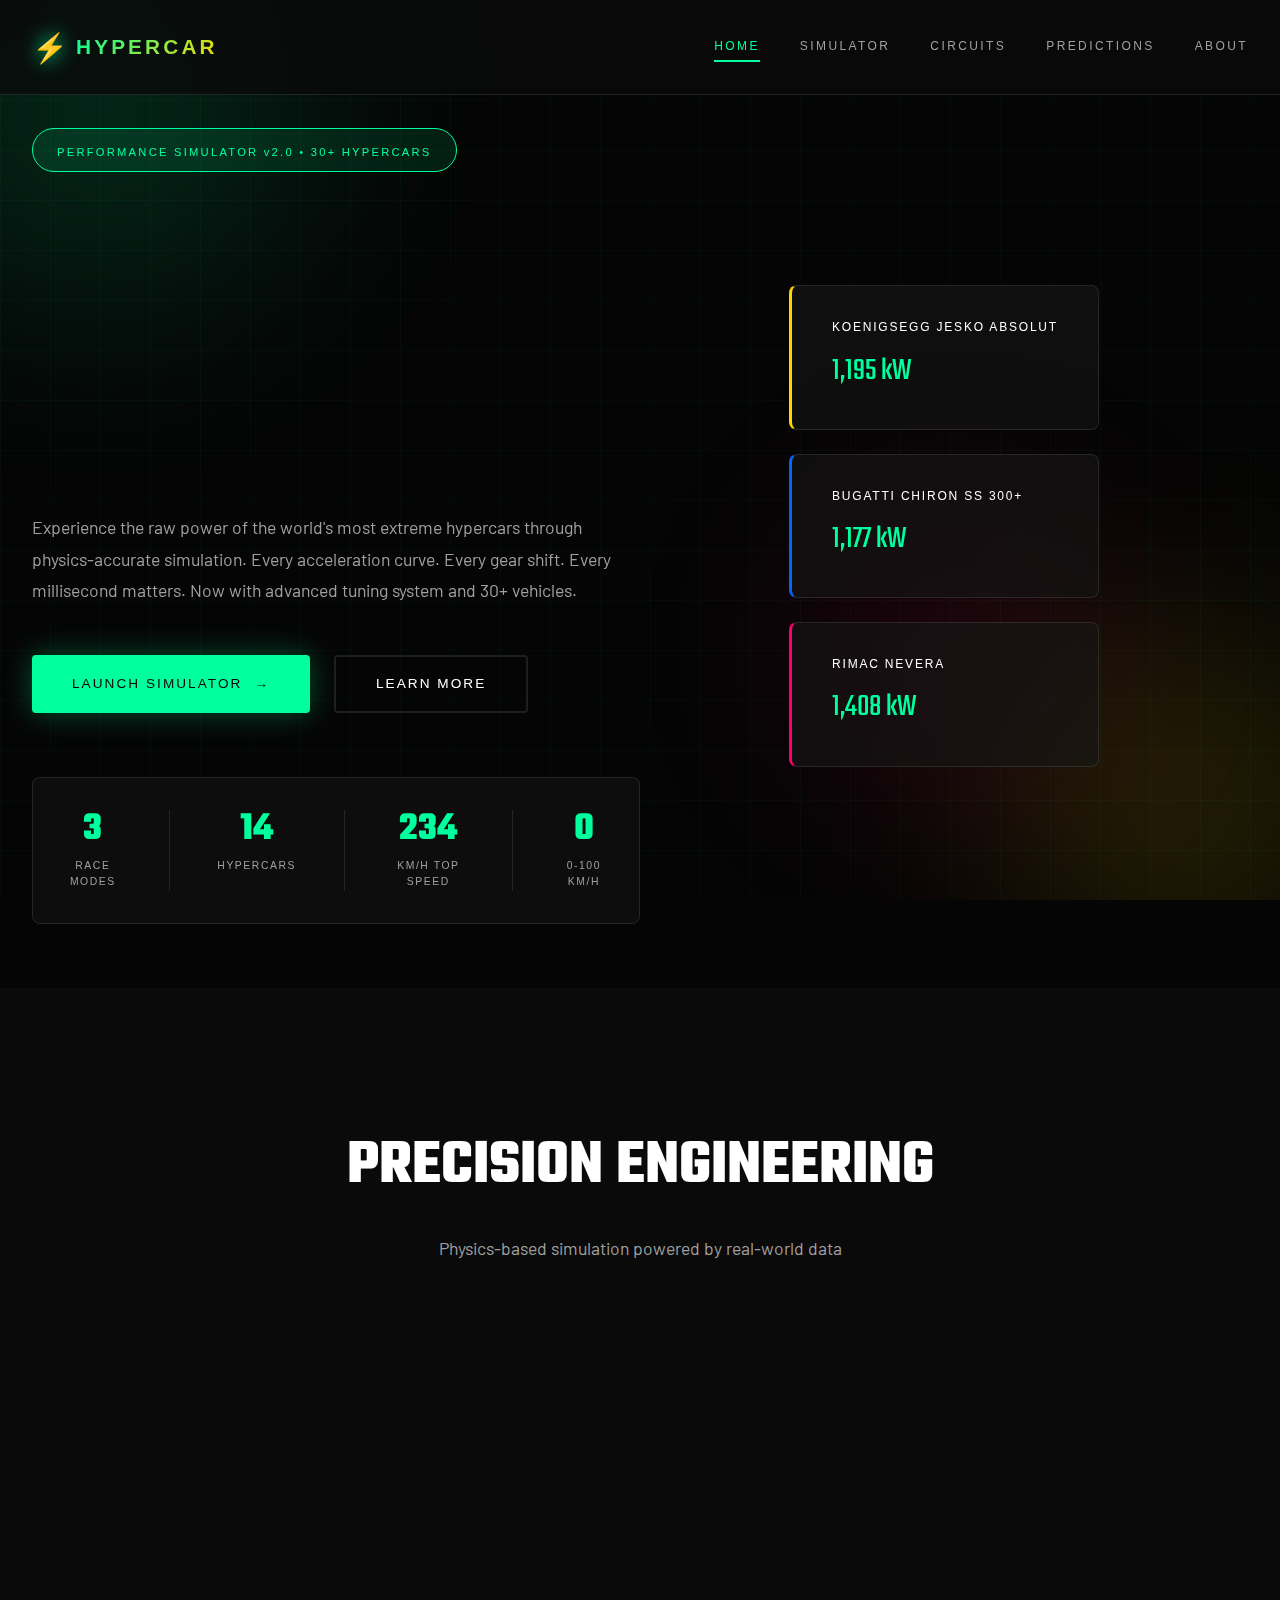
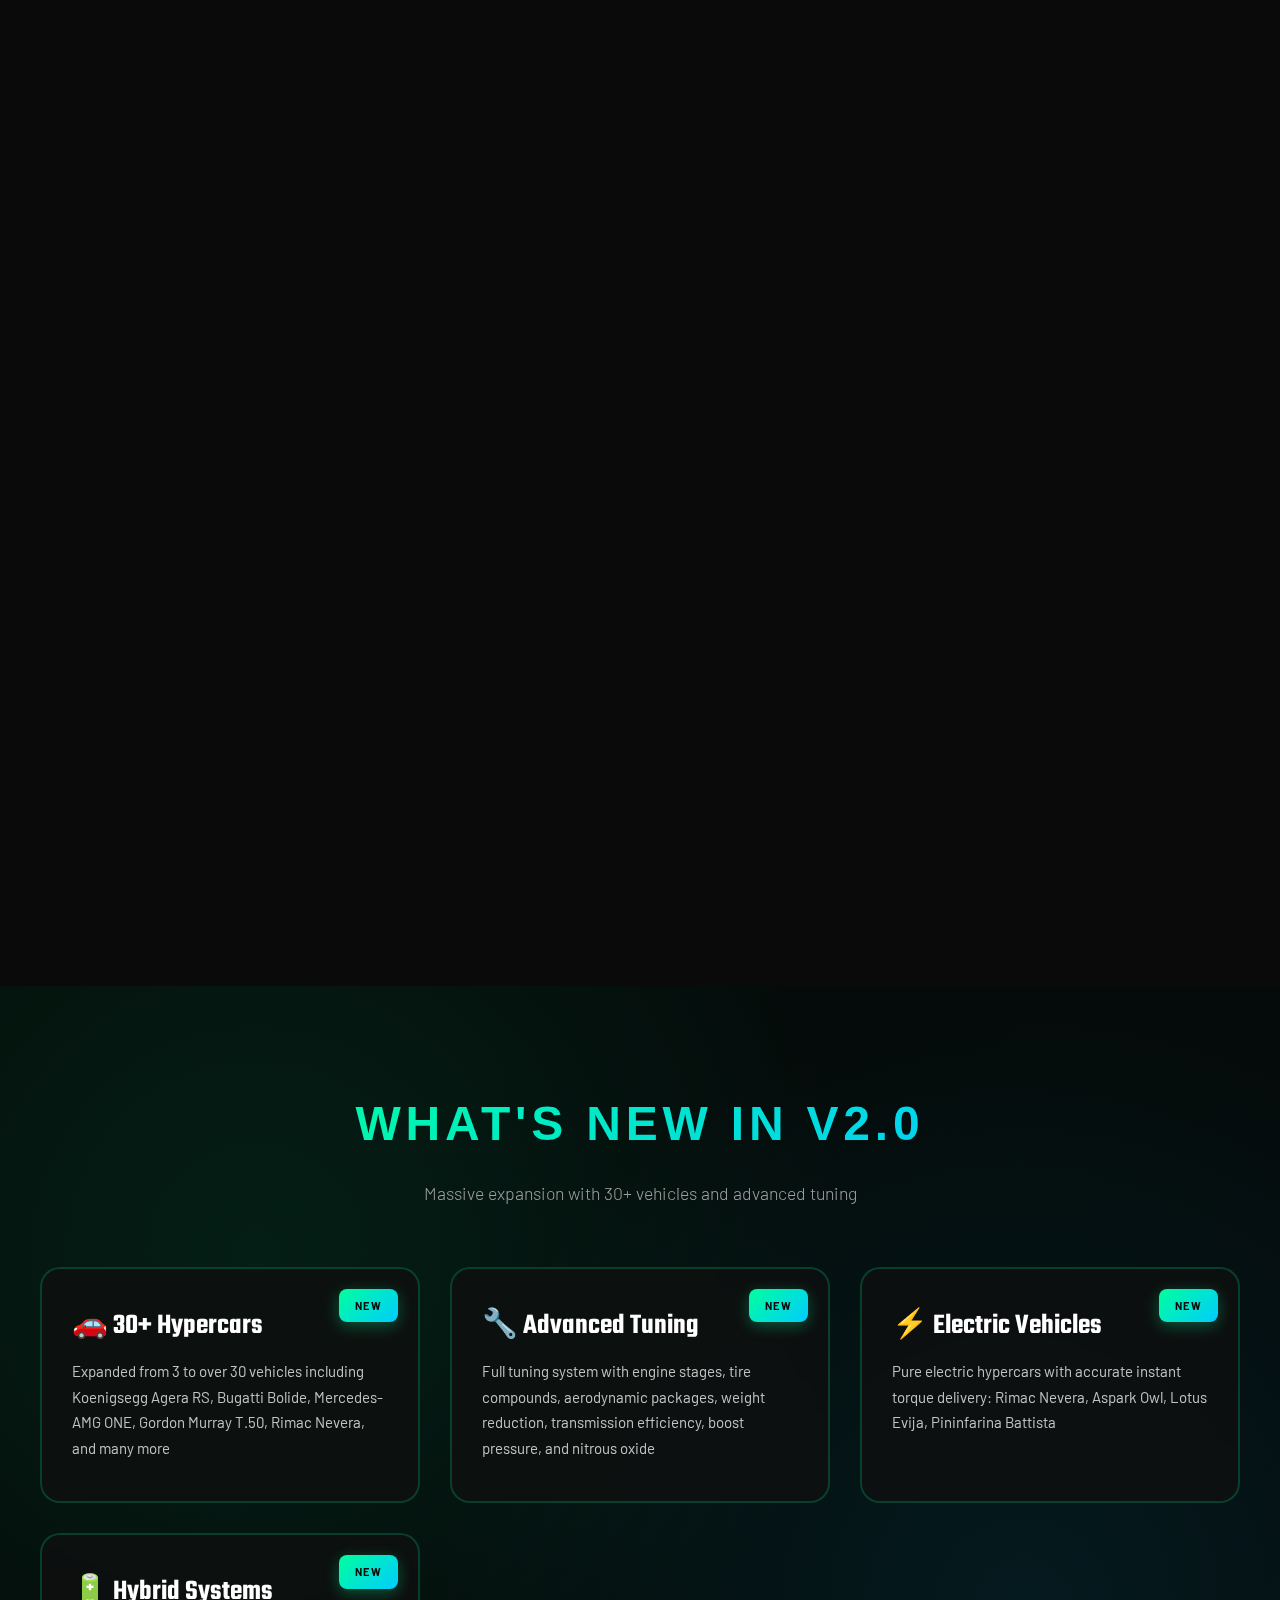
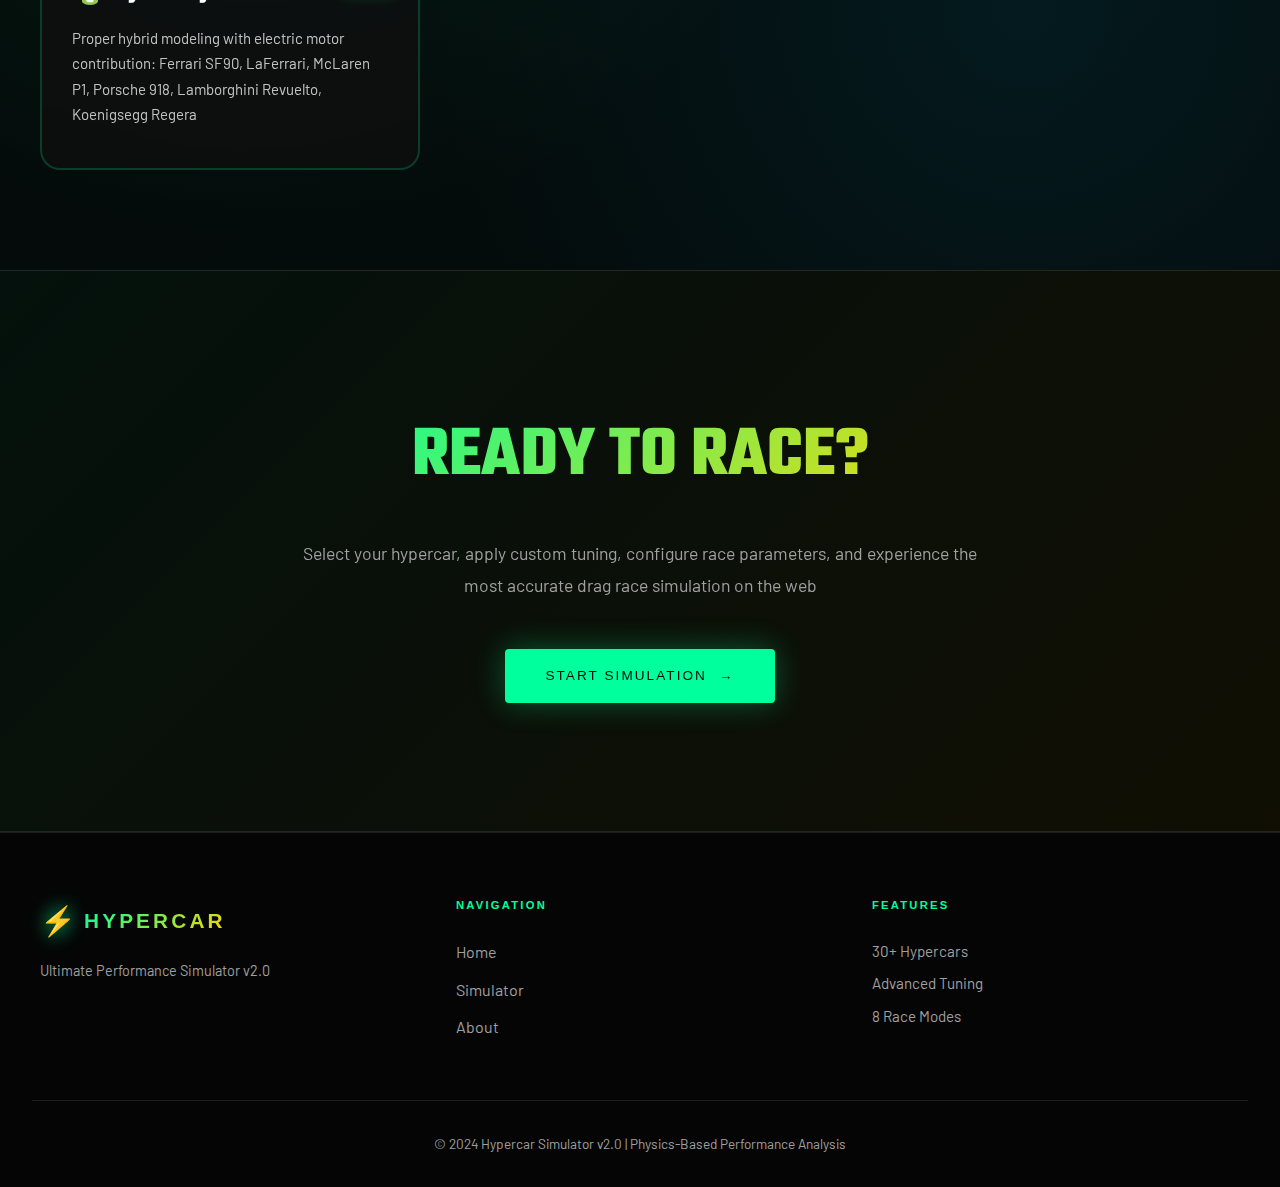
<file: frontend/index.html>
<!DOCTYPE html>
<html lang="en">

<head>
    <meta charset="UTF-8">
    <meta name="viewport" content="width=device-width, initial-scale=1.0">
    <title>Redirecting to Hypercar...</title>
    <script>
        // Redirect to home.html as the default landing page
        window.location.href = 'home.html';
    </script>
</head>

<body>
    <p>Redirecting to Hypercar homepage...</p>
</body>

</html>
</file>
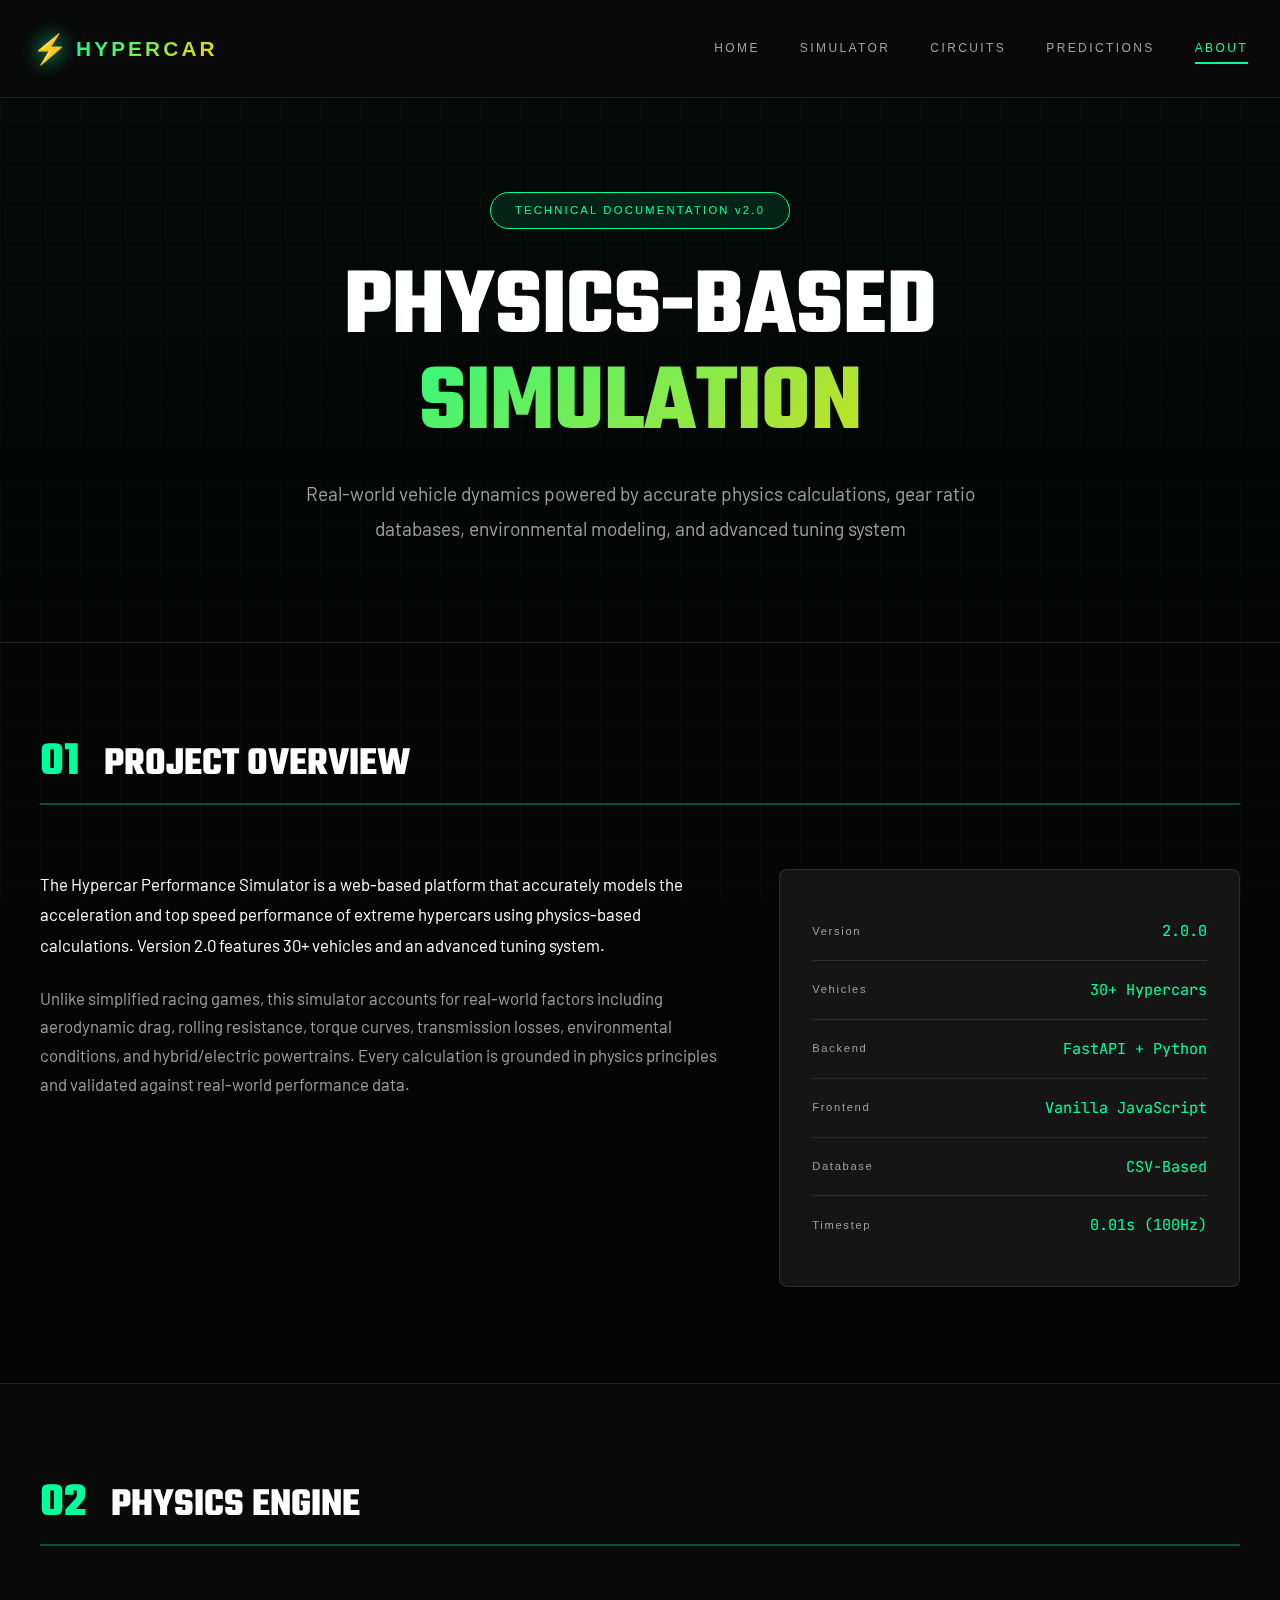
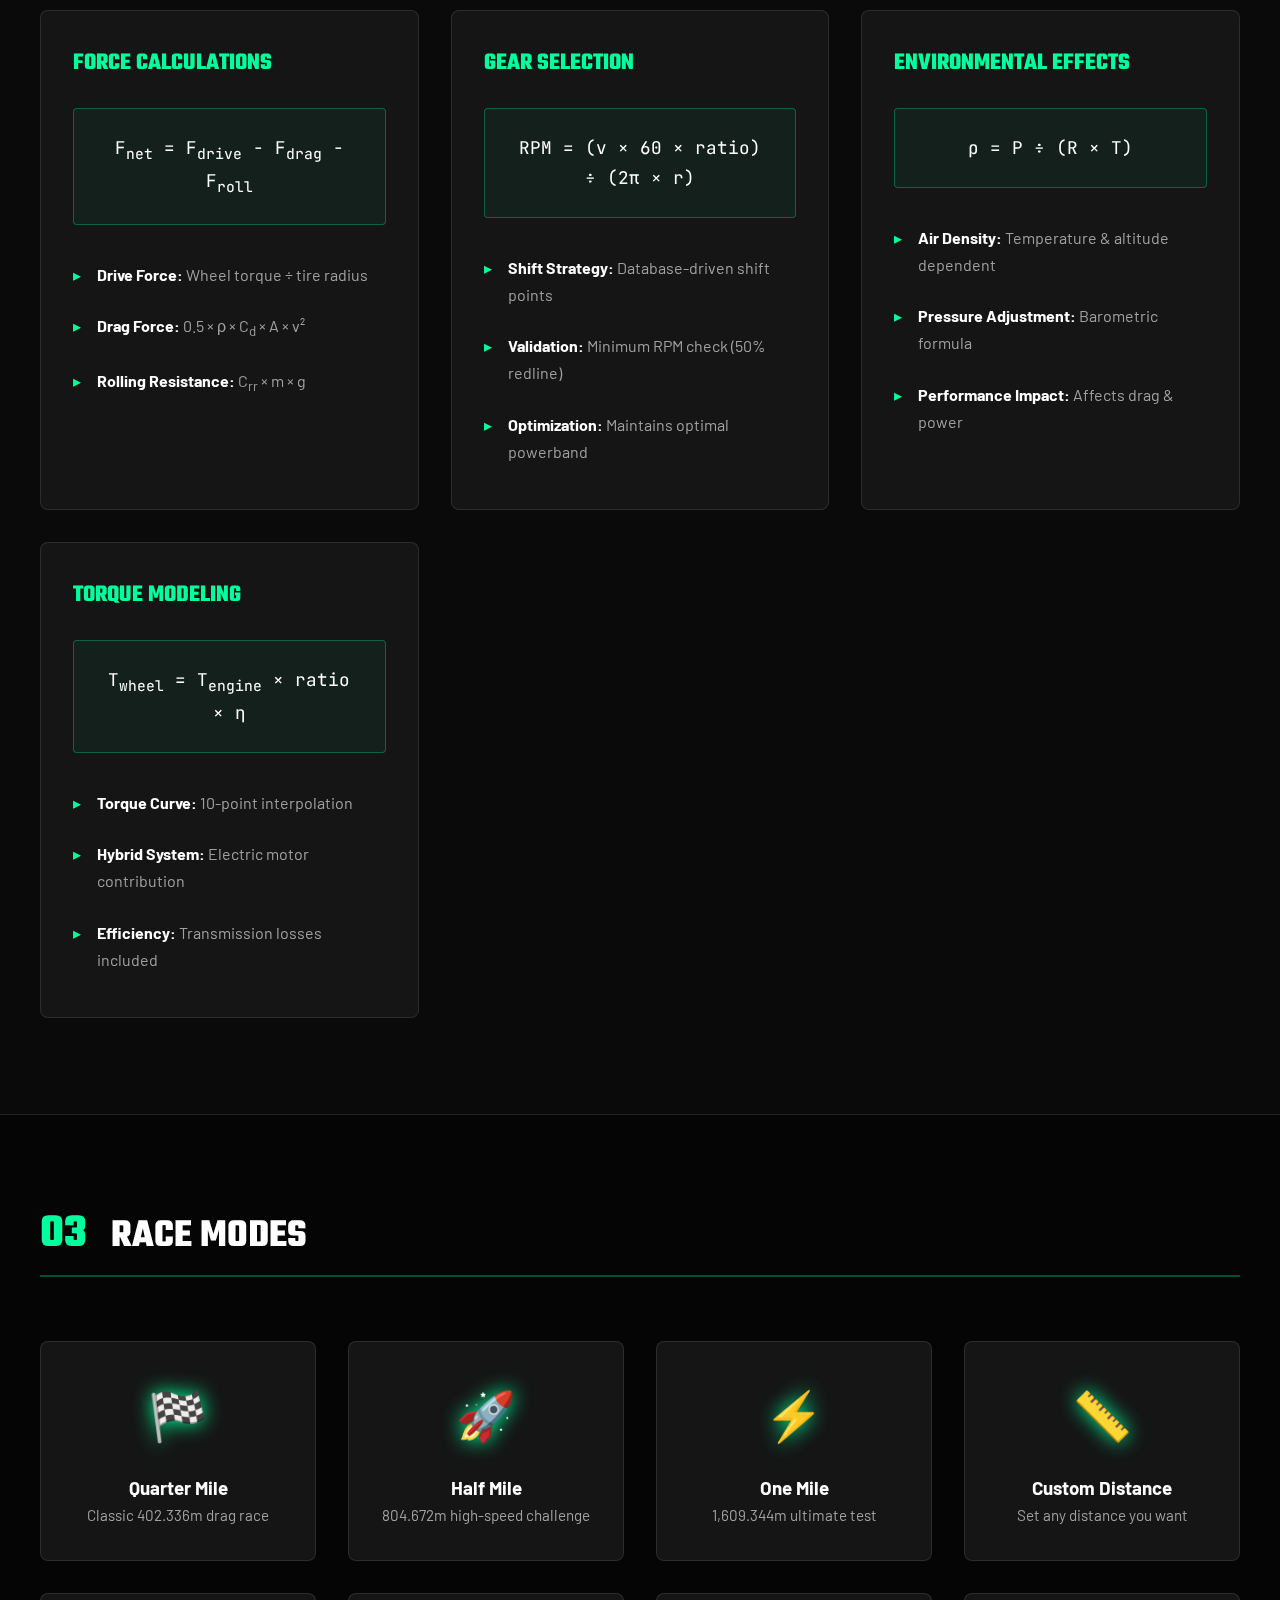
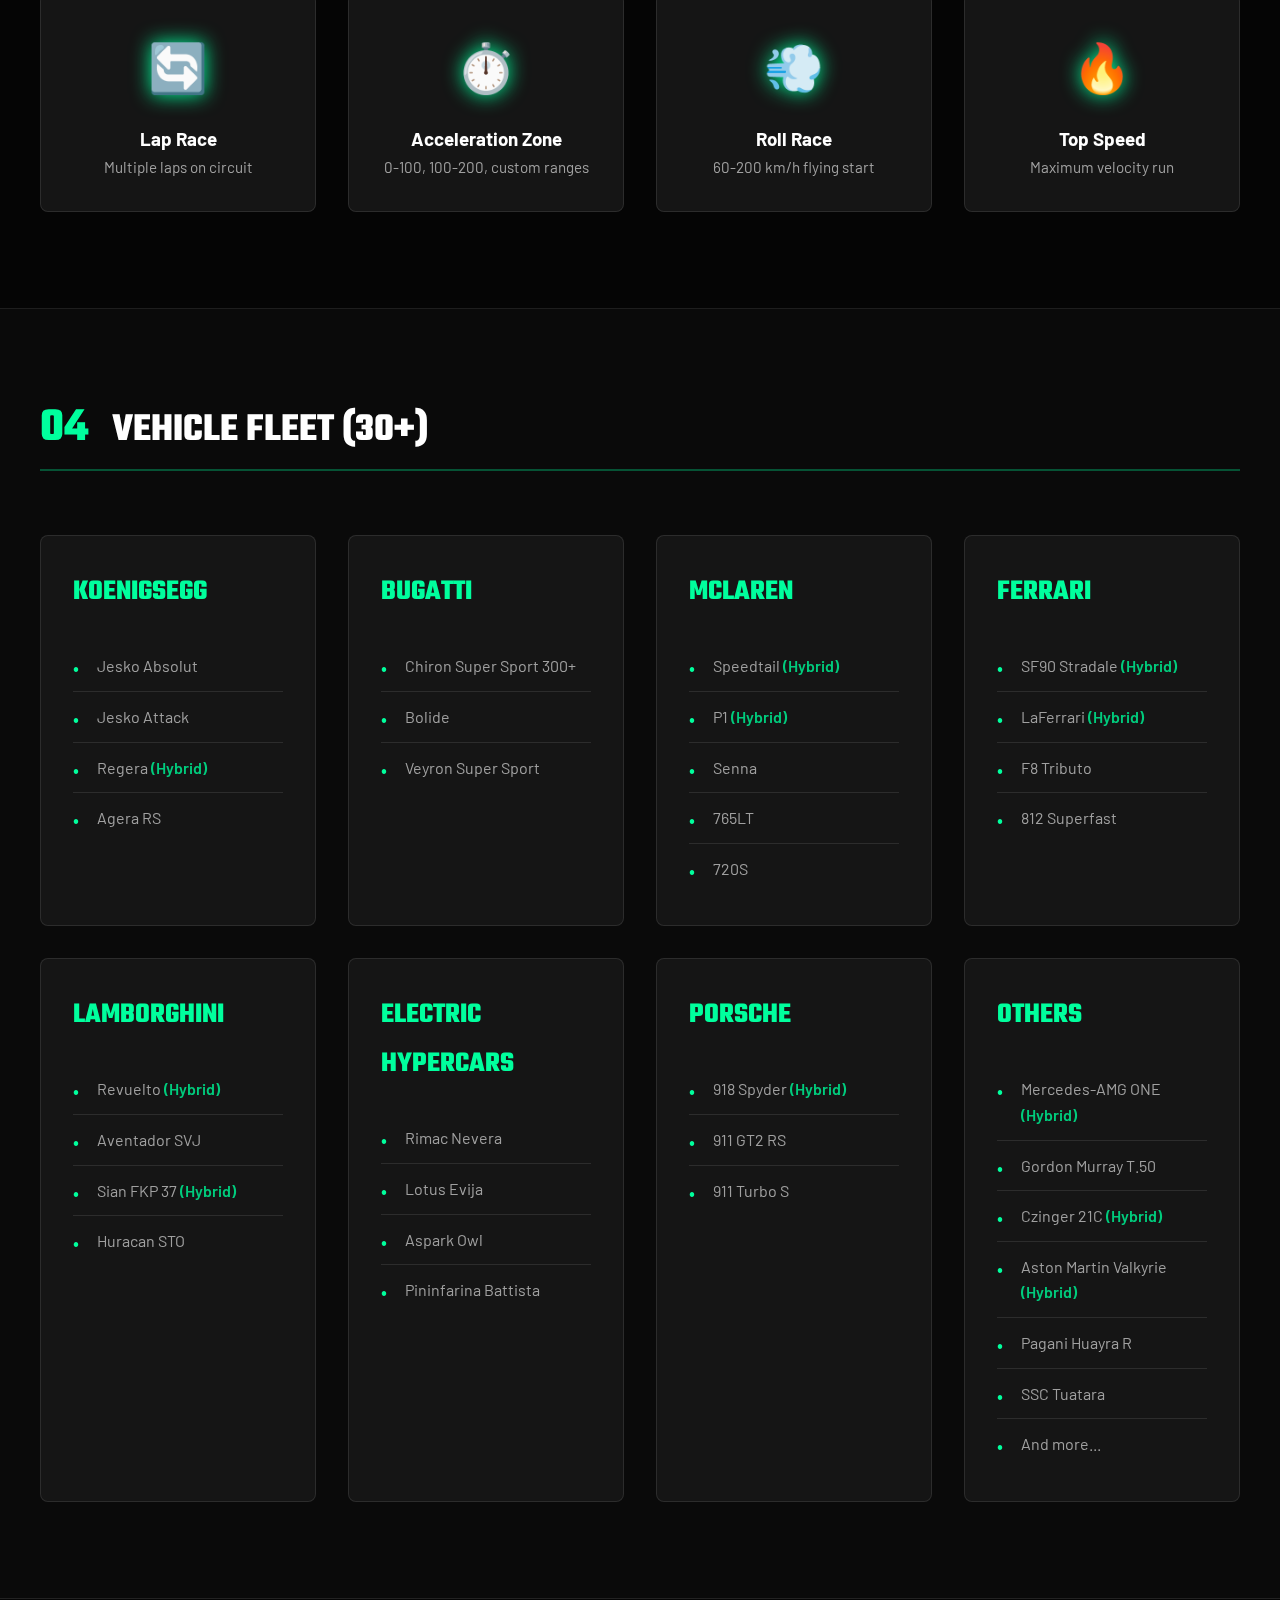
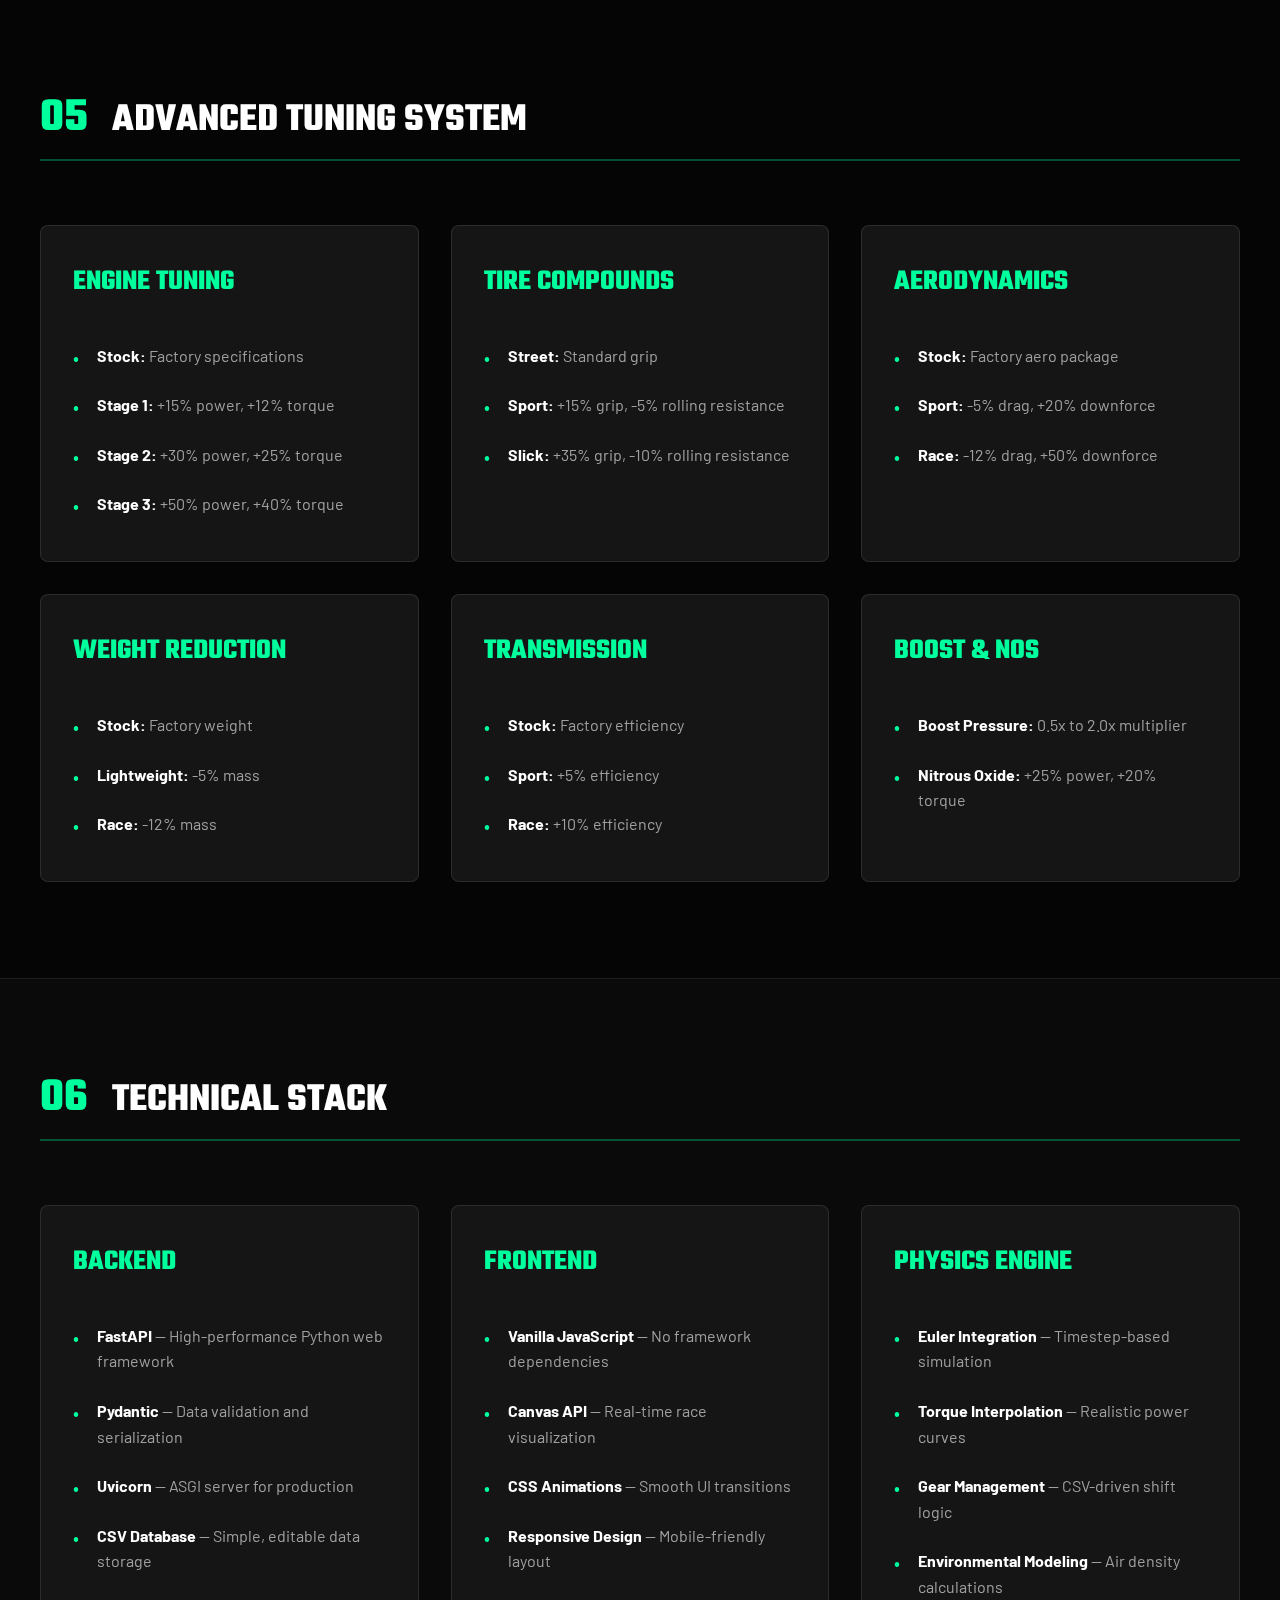
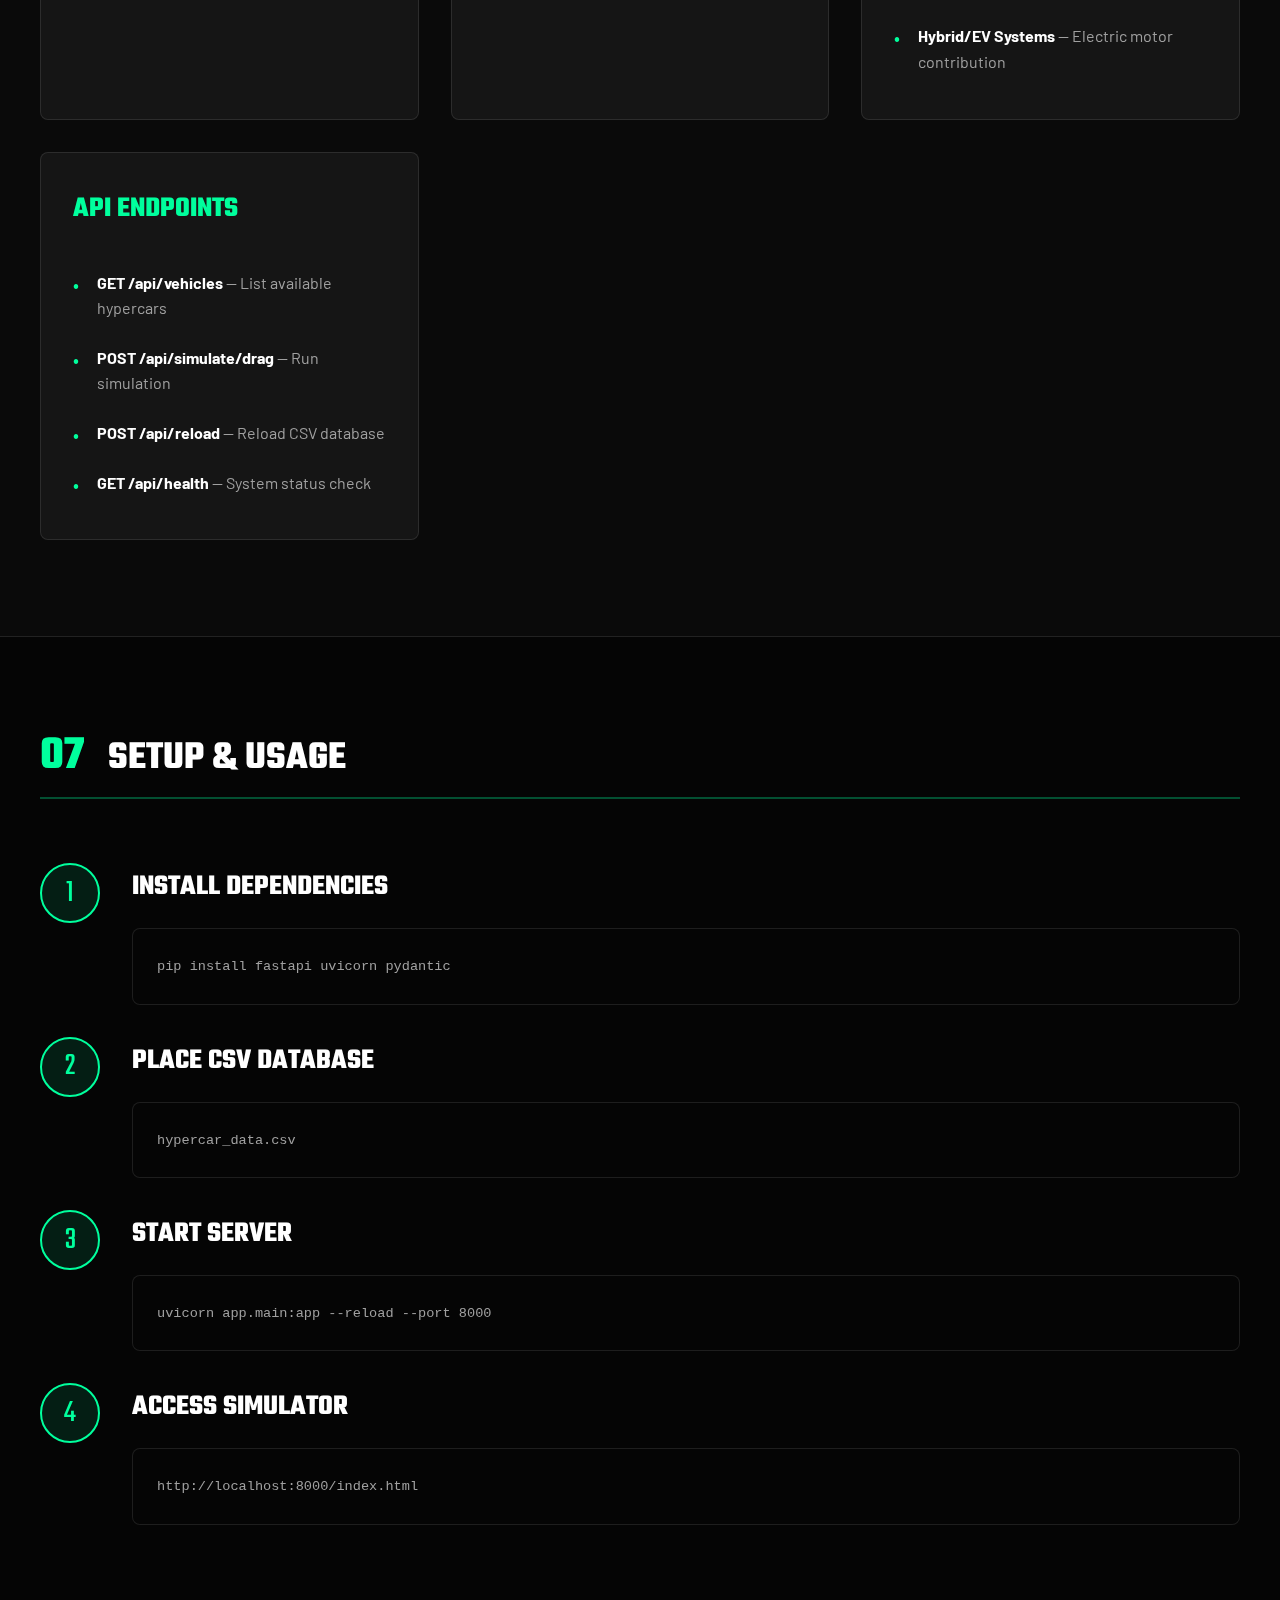
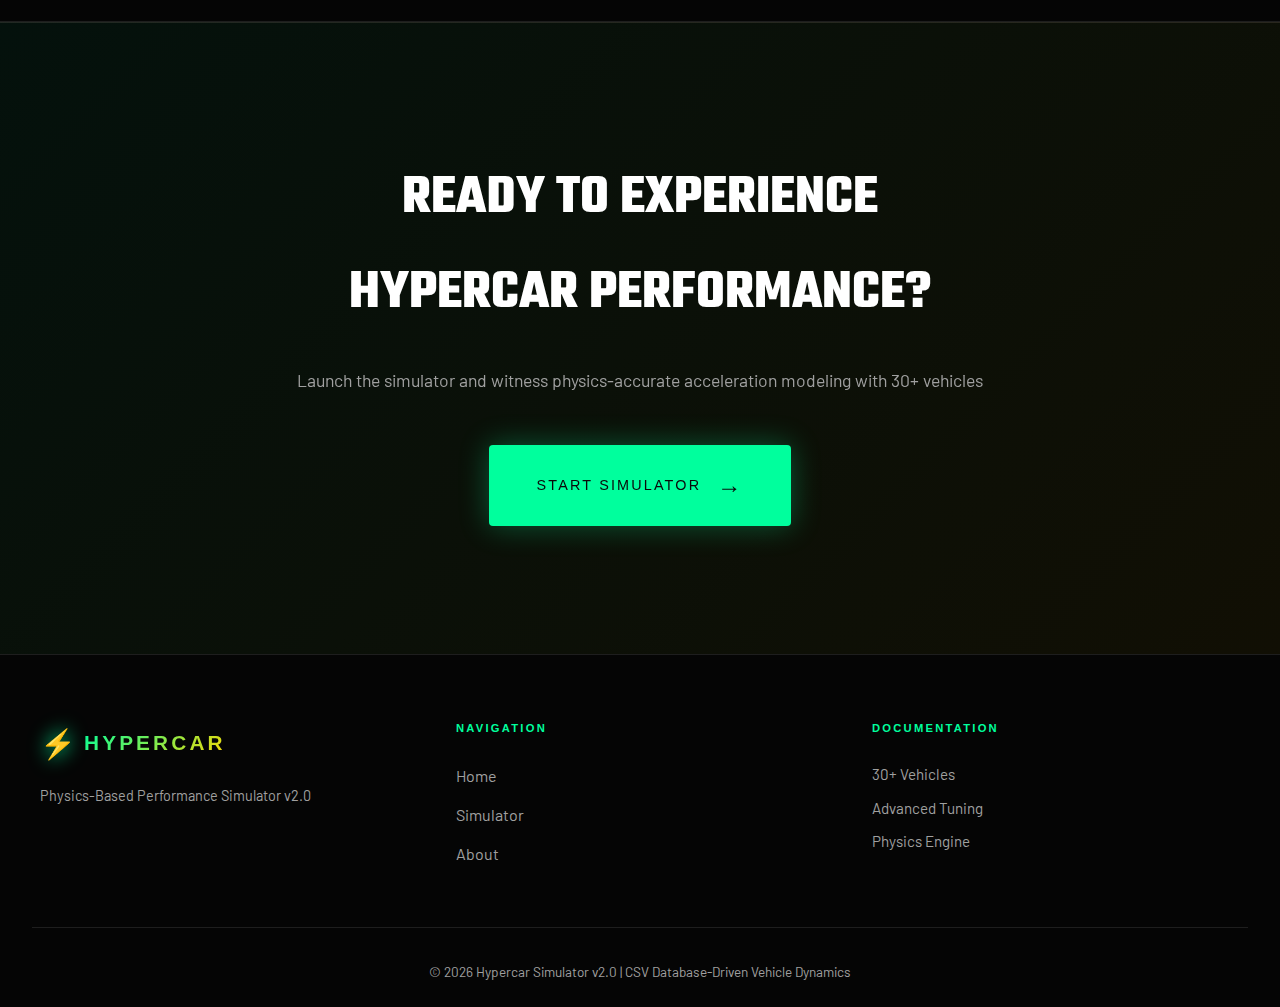
<file: frontend/about.html>
<!DOCTYPE html>
<html lang="en">

<head>
    <meta charset="UTF-8">
    <meta name="viewport" content="width=device-width, initial-scale=1.0">
    <title>About - HYPERCAR Performance Simulator</title>
    <link rel="stylesheet" href="about-style.css">
    <link rel="preconnect" href="https://fonts.googleapis.com">
    <link rel="preconnect" href="https://fonts.gstatic.com" crossorigin>
    <link
        href="https://fonts.googleapis.com/css2?family=Teko:wght@300;400;500;600;700&family=Syncopate:wght@400;700&family=Barlow:wght@100;300;400;600&family=JetBrains+Mono:wght@400;600&display=swap"
        rel="stylesheet">
    <script src="config.js"></script>
</head>

<body>
    <!-- Navigation -->
    <nav class="main-nav">
        <div class="nav-container">
            <div class="logo">
                <span class="logo-icon">⚡</span>
                <span class="logo-text">HYPERCAR</span>
            </div>
            <div class="nav-links">
                <a href="home.html" class="nav-link">HOME</a>
                <a href="simulator.html" class="nav-link">SIMULATOR</a>
                <a href="circuits.html" class="nav-link">CIRCUITS</a>
                <a href="predictions.html" class="nav-link">PREDICTIONS</a>
                <a href="about.html" class="nav-link active">ABOUT</a>
            </div>
        </div>
    </nav>

    <!-- Background -->
    <div class="page-background">
        <div class="grid-overlay"></div>
    </div>

    <!-- Hero Section -->
    <section class="about-hero">
        <div class="hero-container">
            <div class="hero-badge">TECHNICAL DOCUMENTATION v2.0</div>
            <h1 class="hero-title">
                <span class="title-line">PHYSICS-BASED</span>
                <span class="title-line gradient-text">SIMULATION</span>
            </h1>
            <p class="hero-subtitle">
                Real-world vehicle dynamics powered by accurate physics calculations,
                gear ratio databases, environmental modeling, and advanced tuning system
            </p>
        </div>
    </section>

    <!-- Main Content -->
    <main class="content-wrapper">

        <!-- Overview Section -->
        <section class="content-section">
            <div class="section-container">
                <h2 class="section-heading">
                    <span class="heading-number">01</span>
                    <span class="heading-text">Project Overview</span>
                </h2>

                <div class="content-grid">
                    <div class="text-block">
                        <p class="lead-text">
                            The Hypercar Performance Simulator is a web-based platform that accurately
                            models the acceleration and top speed performance of extreme hypercars using
                            physics-based calculations. Version 2.0 features 30+ vehicles and an advanced tuning system.
                        </p>
                        <p>
                            Unlike simplified racing games, this simulator accounts for real-world factors
                            including aerodynamic drag, rolling resistance, torque curves, transmission
                            losses, environmental conditions, and hybrid/electric powertrains. Every calculation is
                            grounded in physics
                            principles and validated against real-world performance data.
                        </p>
                    </div>

                    <div class="spec-list">
                        <div class="spec-item">
                            <div class="spec-label">Version</div>
                            <div class="spec-value">2.0.0</div>
                        </div>
                        <div class="spec-item">
                            <div class="spec-label">Vehicles</div>
                            <div class="spec-value">30+ Hypercars</div>
                        </div>
                        <div class="spec-item">
                            <div class="spec-label">Backend</div>
                            <div class="spec-value">FastAPI + Python</div>
                        </div>
                        <div class="spec-item">
                            <div class="spec-label">Frontend</div>
                            <div class="spec-value">Vanilla JavaScript</div>
                        </div>
                        <div class="spec-item">
                            <div class="spec-label">Database</div>
                            <div class="spec-value">CSV-Based</div>
                        </div>
                        <div class="spec-item">
                            <div class="spec-label">Timestep</div>
                            <div class="spec-value">0.01s (100Hz)</div>
                        </div>
                    </div>
                </div>
            </div>
        </section>

        <!-- Physics Engine Section -->
        <section class="content-section dark-section">
            <div class="section-container">
                <h2 class="section-heading">
                    <span class="heading-number">02</span>
                    <span class="heading-text">Physics Engine</span>
                </h2>

                <div class="physics-grid">
                    <div class="physics-card">
                        <h3 class="physics-title">Force Calculations</h3>
                        <div class="formula-block">
                            <div class="formula">F<sub>net</sub> = F<sub>drive</sub> - F<sub>drag</sub> -
                                F<sub>roll</sub></div>
                        </div>
                        <ul class="physics-list">
                            <li><strong>Drive Force:</strong> Wheel torque ÷ tire radius</li>
                            <li><strong>Drag Force:</strong> 0.5 × ρ × C<sub>d</sub> × A × v²</li>
                            <li><strong>Rolling Resistance:</strong> C<sub>rr</sub> × m × g</li>
                        </ul>
                    </div>

                    <div class="physics-card">
                        <h3 class="physics-title">Gear Selection</h3>
                        <div class="formula-block">
                            <div class="formula">RPM = (v × 60 × ratio) ÷ (2π × r)</div>
                        </div>
                        <ul class="physics-list">
                            <li><strong>Shift Strategy:</strong> Database-driven shift points</li>
                            <li><strong>Validation:</strong> Minimum RPM check (50% redline)</li>
                            <li><strong>Optimization:</strong> Maintains optimal powerband</li>
                        </ul>
                    </div>

                    <div class="physics-card">
                        <h3 class="physics-title">Environmental Effects</h3>
                        <div class="formula-block">
                            <div class="formula">ρ = P ÷ (R × T)</div>
                        </div>
                        <ul class="physics-list">
                            <li><strong>Air Density:</strong> Temperature & altitude dependent</li>
                            <li><strong>Pressure Adjustment:</strong> Barometric formula</li>
                            <li><strong>Performance Impact:</strong> Affects drag & power</li>
                        </ul>
                    </div>

                    <div class="physics-card">
                        <h3 class="physics-title">Torque Modeling</h3>
                        <div class="formula-block">
                            <div class="formula">T<sub>wheel</sub> = T<sub>engine</sub> × ratio × η</div>
                        </div>
                        <ul class="physics-list">
                            <li><strong>Torque Curve:</strong> 10-point interpolation</li>
                            <li><strong>Hybrid System:</strong> Electric motor contribution</li>
                            <li><strong>Efficiency:</strong> Transmission losses included</li>
                        </ul>
                    </div>
                </div>
            </div>
        </section>

        <!-- Race Modes Section -->
        <section class="content-section">
            <div class="section-container">
                <h2 class="section-heading">
                    <span class="heading-number">03</span>
                    <span class="heading-text">Race Modes</span>
                </h2>

                <div class="modes-grid">
                    <div class="mode-card">
                        <div class="mode-icon">🏁</div>
                        <h3 class="mode-title">Quarter Mile</h3>
                        <p class="mode-description">Classic 402.336m drag race</p>
                    </div>

                    <div class="mode-card">
                        <div class="mode-icon">🚀</div>
                        <h3 class="mode-title">Half Mile</h3>
                        <p class="mode-description">804.672m high-speed challenge</p>
                    </div>

                    <div class="mode-card">
                        <div class="mode-icon">⚡</div>
                        <h3 class="mode-title">One Mile</h3>
                        <p class="mode-description">1,609.344m ultimate test</p>
                    </div>

                    <div class="mode-card">
                        <div class="mode-icon">📏</div>
                        <h3 class="mode-title">Custom Distance</h3>
                        <p class="mode-description">Set any distance you want</p>
                    </div>

                    <div class="mode-card">
                        <div class="mode-icon">🔄</div>
                        <h3 class="mode-title">Lap Race</h3>
                        <p class="mode-description">Multiple laps on circuit</p>
                    </div>

                    <div class="mode-card">
                        <div class="mode-icon">⏱️</div>
                        <h3 class="mode-title">Acceleration Zone</h3>
                        <p class="mode-description">0-100, 100-200, custom ranges</p>
                    </div>

                    <div class="mode-card">
                        <div class="mode-icon">💨</div>
                        <h3 class="mode-title">Roll Race</h3>
                        <p class="mode-description">60-200 km/h flying start</p>
                    </div>

                    <div class="mode-card">
                        <div class="mode-icon">🔥</div>
                        <h3 class="mode-title">Top Speed</h3>
                        <p class="mode-description">Maximum velocity run</p>
                    </div>
                </div>
            </div>
        </section>

        <!-- Vehicle Fleet Section -->
        <section class="content-section dark-section">
            <div class="section-container">
                <h2 class="section-heading">
                    <span class="heading-number">04</span>
                    <span class="heading-text">Vehicle Fleet (30+)</span>
                </h2>

                <div class="fleet-grid">
                    <div class="fleet-card">
                        <h3 class="fleet-title">Koenigsegg</h3>
                        <ul class="fleet-list">
                            <li>Jesko Absolut</li>
                            <li>Jesko Attack</li>
                            <li>Regera <strong>(Hybrid)</strong></li>
                            <li>Agera RS</li>
                        </ul>
                    </div>

                    <div class="fleet-card">
                        <h3 class="fleet-title">Bugatti</h3>
                        <ul class="fleet-list">
                            <li>Chiron Super Sport 300+</li>
                            <li>Bolide</li>
                            <li>Veyron Super Sport</li>
                        </ul>
                    </div>

                    <div class="fleet-card">
                        <h3 class="fleet-title">McLaren</h3>
                        <ul class="fleet-list">
                            <li>Speedtail <strong>(Hybrid)</strong></li>
                            <li>P1 <strong>(Hybrid)</strong></li>
                            <li>Senna</li>
                            <li>765LT</li>
                            <li>720S</li>
                        </ul>
                    </div>

                    <div class="fleet-card">
                        <h3 class="fleet-title">Ferrari</h3>
                        <ul class="fleet-list">
                            <li>SF90 Stradale <strong>(Hybrid)</strong></li>
                            <li>LaFerrari <strong>(Hybrid)</strong></li>
                            <li>F8 Tributo</li>
                            <li>812 Superfast</li>
                        </ul>
                    </div>

                    <div class="fleet-card">
                        <h3 class="fleet-title">Lamborghini</h3>
                        <ul class="fleet-list">
                            <li>Revuelto <strong>(Hybrid)</strong></li>
                            <li>Aventador SVJ</li>
                            <li>Sian FKP 37 <strong>(Hybrid)</strong></li>
                            <li>Huracan STO</li>
                        </ul>
                    </div>

                    <div class="fleet-card">
                        <h3 class="fleet-title">Electric Hypercars</h3>
                        <ul class="fleet-list">
                            <li>Rimac Nevera</li>
                            <li>Lotus Evija</li>
                            <li>Aspark Owl</li>
                            <li>Pininfarina Battista</li>
                        </ul>
                    </div>

                    <div class="fleet-card">
                        <h3 class="fleet-title">Porsche</h3>
                        <ul class="fleet-list">
                            <li>918 Spyder <strong>(Hybrid)</strong></li>
                            <li>911 GT2 RS</li>
                            <li>911 Turbo S</li>
                        </ul>
                    </div>

                    <div class="fleet-card">
                        <h3 class="fleet-title">Others</h3>
                        <ul class="fleet-list">
                            <li>Mercedes-AMG ONE <strong>(Hybrid)</strong></li>
                            <li>Gordon Murray T.50</li>
                            <li>Czinger 21C <strong>(Hybrid)</strong></li>
                            <li>Aston Martin Valkyrie <strong>(Hybrid)</strong></li>
                            <li>Pagani Huayra R</li>
                            <li>SSC Tuatara</li>
                            <li>And more...</li>
                        </ul>
                    </div>
                </div>
            </div>
        </section>

        <!-- Tuning System Section -->
        <section class="content-section">
            <div class="section-container">
                <h2 class="section-heading">
                    <span class="heading-number">05</span>
                    <span class="heading-text">Advanced Tuning System</span>
                </h2>

                <div class="tuning-grid">
                    <div class="tuning-card">
                        <h3 class="tuning-title">Engine Tuning</h3>
                        <ul class="tuning-list">
                            <li><strong>Stock:</strong> Factory specifications</li>
                            <li><strong>Stage 1:</strong> +15% power, +12% torque</li>
                            <li><strong>Stage 2:</strong> +30% power, +25% torque</li>
                            <li><strong>Stage 3:</strong> +50% power, +40% torque</li>
                        </ul>
                    </div>

                    <div class="tuning-card">
                        <h3 class="tuning-title">Tire Compounds</h3>
                        <ul class="tuning-list">
                            <li><strong>Street:</strong> Standard grip</li>
                            <li><strong>Sport:</strong> +15% grip, -5% rolling resistance</li>
                            <li><strong>Slick:</strong> +35% grip, -10% rolling resistance</li>
                        </ul>
                    </div>

                    <div class="tuning-card">
                        <h3 class="tuning-title">Aerodynamics</h3>
                        <ul class="tuning-list">
                            <li><strong>Stock:</strong> Factory aero package</li>
                            <li><strong>Sport:</strong> -5% drag, +20% downforce</li>
                            <li><strong>Race:</strong> -12% drag, +50% downforce</li>
                        </ul>
                    </div>

                    <div class="tuning-card">
                        <h3 class="tuning-title">Weight Reduction</h3>
                        <ul class="tuning-list">
                            <li><strong>Stock:</strong> Factory weight</li>
                            <li><strong>Lightweight:</strong> -5% mass</li>
                            <li><strong>Race:</strong> -12% mass</li>
                        </ul>
                    </div>

                    <div class="tuning-card">
                        <h3 class="tuning-title">Transmission</h3>
                        <ul class="tuning-list">
                            <li><strong>Stock:</strong> Factory efficiency</li>
                            <li><strong>Sport:</strong> +5% efficiency</li>
                            <li><strong>Race:</strong> +10% efficiency</li>
                        </ul>
                    </div>

                    <div class="tuning-card">
                        <h3 class="tuning-title">Boost & NOS</h3>
                        <ul class="tuning-list">
                            <li><strong>Boost Pressure:</strong> 0.5x to 2.0x multiplier</li>
                            <li><strong>Nitrous Oxide:</strong> +25% power, +20% torque</li>
                        </ul>
                    </div>
                </div>
            </div>
        </section>

        <!-- Technical Stack Section -->
        <section class="content-section dark-section">
            <div class="section-container">
                <h2 class="section-heading">
                    <span class="heading-number">06</span>
                    <span class="heading-text">Technical Stack</span>
                </h2>

                <div class="stack-grid">
                    <div class="stack-card">
                        <h3 class="stack-title">Backend</h3>
                        <ul class="stack-list">
                            <li><strong>FastAPI</strong> — High-performance Python web framework</li>
                            <li><strong>Pydantic</strong> — Data validation and serialization</li>
                            <li><strong>Uvicorn</strong> — ASGI server for production</li>
                            <li><strong>CSV Database</strong> — Simple, editable data storage</li>
                        </ul>
                    </div>

                    <div class="stack-card">
                        <h3 class="stack-title">Frontend</h3>
                        <ul class="stack-list">
                            <li><strong>Vanilla JavaScript</strong> — No framework dependencies</li>
                            <li><strong>Canvas API</strong> — Real-time race visualization</li>
                            <li><strong>CSS Animations</strong> — Smooth UI transitions</li>
                            <li><strong>Responsive Design</strong> — Mobile-friendly layout</li>
                        </ul>
                    </div>

                    <div class="stack-card">
                        <h3 class="stack-title">Physics Engine</h3>
                        <ul class="stack-list">
                            <li><strong>Euler Integration</strong> — Timestep-based simulation</li>
                            <li><strong>Torque Interpolation</strong> — Realistic power curves</li>
                            <li><strong>Gear Management</strong> — CSV-driven shift logic</li>
                            <li><strong>Environmental Modeling</strong> — Air density calculations</li>
                            <li><strong>Hybrid/EV Systems</strong> — Electric motor contribution</li>
                        </ul>
                    </div>

                    <div class="stack-card">
                        <h3 class="stack-title">API Endpoints</h3>
                        <ul class="stack-list">
                            <li><strong>GET /api/vehicles</strong> — List available hypercars</li>
                            <li><strong>POST /api/simulate/drag</strong> — Run simulation</li>
                            <li><strong>POST /api/reload</strong> — Reload CSV database</li>
                            <li><strong>GET /api/health</strong> — System status check</li>
                        </ul>
                    </div>
                </div>
            </div>
        </section>

        <!-- Setup Instructions Section -->
        <section class="content-section">
            <div class="section-container">
                <h2 class="section-heading">
                    <span class="heading-number">07</span>
                    <span class="heading-text">Setup & Usage</span>
                </h2>

                <div class="setup-content">
                    <div class="step-card">
                        <div class="step-number">1</div>
                        <div class="step-content">
                            <h3 class="step-title">Install Dependencies</h3>
                            <div class="code-block">
                                <pre class="code-content"><code>pip install fastapi uvicorn pydantic</code></pre>
                            </div>
                        </div>
                    </div>

                    <div class="step-card">
                        <div class="step-number">2</div>
                        <div class="step-content">
                            <h3 class="step-title">Place CSV Database</h3>
                            <div class="code-block">
                                <pre class="code-content"><code>hypercar_data.csv</code></pre>
                            </div>
                        </div>
                    </div>

                    <div class="step-card">
                        <div class="step-number">3</div>
                        <div class="step-content">
                            <h3 class="step-title">Start Server</h3>
                            <div class="code-block">
                                <pre class="code-content"><code>uvicorn app.main:app --reload --port 8000</code></pre>
                            </div>
                        </div>
                    </div>

                    <div class="step-card">
                        <div class="step-number">4</div>
                        <div class="step-content">
                            <h3 class="step-title">Access Simulator</h3>
                            <div class="code-block">
                                <pre class="code-content"><code>http://localhost:8000/index.html</code></pre>
                            </div>
                        </div>
                    </div>
                </div>
            </div>
        </section>

        <!-- CTA Section -->
        <section class="cta-section">
            <div class="cta-container">
                <h2 class="cta-title">Ready to Experience Hypercar Performance?</h2>
                <p class="cta-description">
                    Launch the simulator and witness physics-accurate acceleration modeling with 30+ vehicles
                </p>
                <a href="index.html" class="btn-cta">
                    <span>START SIMULATOR</span>
                    <span class="cta-arrow">→</span>
                </a>
            </div>
        </section>

    </main>

    <!-- Footer -->
    <footer class="main-footer">
        <div class="footer-content">
            <div class="footer-section">
                <div class="footer-logo">
                    <span class="logo-icon">⚡</span>
                    <span class="logo-text">HYPERCAR</span>
                </div>
                <p class="footer-tagline">Physics-Based Performance Simulator v2.0</p>
            </div>
            <div class="footer-section">
                <h4 class="footer-heading">NAVIGATION</h4>
                <a href="home.html" class="footer-link">Home</a>
                <a href="index.html" class="footer-link">Simulator</a>
                <a href="about.html" class="footer-link">About</a>
            </div>
            <div class="footer-section">
                <h4 class="footer-heading">DOCUMENTATION</h4>
                <div class="footer-text">30+ Vehicles</div>
                <div class="footer-text">Advanced Tuning</div>
                <div class="footer-text">Physics Engine</div>
            </div>
        </div>
        <div class="footer-bottom">
            <p>&copy; 2026 Hypercar Simulator v2.0 | CSV Database-Driven Vehicle Dynamics</p>
        </div>
    </footer>

</body>

</html>
</file>
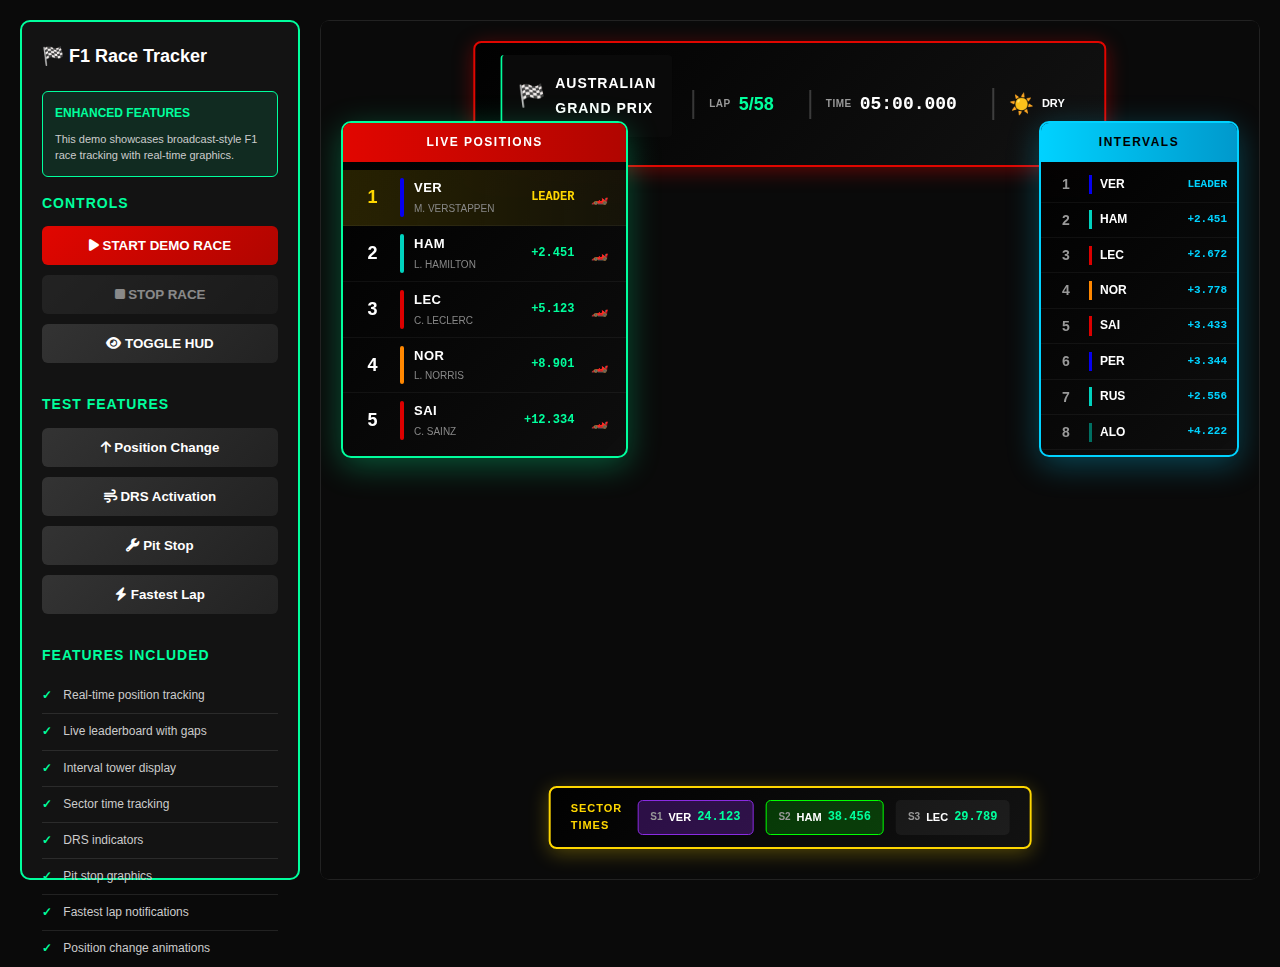
<file: frontend/f1-race-hud-demo.html>
<!DOCTYPE html>
<html lang="en">
<head>
    <meta charset="UTF-8">
    <meta name="viewport" content="width=device-width, initial-scale=1.0">
    <title>F1 Race Tracker - Enhanced HUD Demo</title>
    <link rel="stylesheet" href="f1-race-style.css">
    <link rel="stylesheet" href="f1-race-hud-enhanced.css">
    <link rel="stylesheet" href="https://cdnjs.cloudflare.com/ajax/libs/font-awesome/6.4.0/css/all.min.css">
    <style>
        /* Additional demo styles */
        body {
            margin: 0;
            padding: 0;
            background: #0a0a0a;
            font-family: Arial, sans-serif;
            overflow: hidden;
        }

        .demo-container {
            display: flex;
            height: 100vh;
            padding: 20px;
            gap: 20px;
        }

        .demo-sidebar {
            width: 280px;
            background: rgba(20, 20, 20, 0.95);
            border-radius: 10px;
            padding: 20px;
            border: 2px solid #00FF9D;
        }

        .demo-main {
            flex: 1;
            position: relative;
            background: #111;
            border-radius: 10px;
            overflow: hidden;
        }

        .map-container {
            width: 100%;
            height: 100%;
            position: relative;
        }

        .track-canvas {
            width: 100%;
            height: 100%;
            display: block;
        }

        .control-panel {
            margin-bottom: 20px;
        }

        .control-title {
            color: #00FF9D;
            font-size: 14px;
            font-weight: 700;
            margin-bottom: 12px;
            letter-spacing: 1px;
        }

        .control-btn {
            width: 100%;
            padding: 12px;
            margin-bottom: 10px;
            background: linear-gradient(135deg, #e10600 0%, #b00500 100%);
            color: white;
            border: none;
            border-radius: 6px;
            font-weight: 700;
            cursor: pointer;
            transition: all 0.3s ease;
        }

        .control-btn:hover {
            transform: translateY(-2px);
            box-shadow: 0 4px 15px rgba(225, 6, 0, 0.5);
        }

        .control-btn.secondary {
            background: linear-gradient(135deg, #333 0%, #222 100%);
        }

        .control-btn:disabled {
            opacity: 0.5;
            cursor: not-allowed;
        }

        .demo-info {
            background: rgba(0, 255, 157, 0.1);
            border: 1px solid #00FF9D;
            border-radius: 6px;
            padding: 12px;
            margin-bottom: 15px;
        }

        .demo-info-title {
            color: #00FF9D;
            font-size: 12px;
            font-weight: 700;
            margin-bottom: 8px;
        }

        .demo-info-text {
            color: #ccc;
            font-size: 11px;
            line-height: 1.5;
        }

        .feature-list {
            list-style: none;
            padding: 0;
        }

        .feature-list li {
            color: #ccc;
            font-size: 12px;
            padding: 8px 0;
            border-bottom: 1px solid rgba(255, 255, 255, 0.1);
        }

        .feature-list li:last-child {
            border-bottom: none;
        }

        .feature-list li::before {
            content: "✓ ";
            color: #00FF9D;
            font-weight: 700;
            margin-right: 8px;
        }
    </style>
</head>
<body>
    <div class="demo-container">
        <!-- Control Sidebar -->
        <div class="demo-sidebar">
            <h2 style="color: #fff; margin-bottom: 20px; font-size: 18px;">
                🏁 F1 Race Tracker
            </h2>

            <div class="demo-info">
                <div class="demo-info-title">ENHANCED FEATURES</div>
                <div class="demo-info-text">
                    This demo showcases broadcast-style F1 race tracking with real-time graphics.
                </div>
            </div>

            <div class="control-panel">
                <div class="control-title">CONTROLS</div>
                <button class="control-btn" id="btn-start-demo">
                    <i class="fas fa-play"></i> START DEMO RACE
                </button>
                <button class="control-btn secondary" id="btn-stop-demo" disabled>
                    <i class="fas fa-stop"></i> STOP RACE
                </button>
                <button class="control-btn secondary" id="btn-toggle-hud">
                    <i class="fas fa-eye"></i> TOGGLE HUD
                </button>
            </div>

            <div class="control-panel">
                <div class="control-title">TEST FEATURES</div>
                <button class="control-btn secondary" id="btn-test-position">
                    <i class="fas fa-arrow-up"></i> Position Change
                </button>
                <button class="control-btn secondary" id="btn-test-drs">
                    <i class="fas fa-wind"></i> DRS Activation
                </button>
                <button class="control-btn secondary" id="btn-test-pit">
                    <i class="fas fa-wrench"></i> Pit Stop
                </button>
                <button class="control-btn secondary" id="btn-test-fastest">
                    <i class="fas fa-bolt"></i> Fastest Lap
                </button>
            </div>

            <div class="control-panel">
                <div class="control-title">FEATURES INCLUDED</div>
                <ul class="feature-list">
                    <li>Real-time position tracking</li>
                    <li>Live leaderboard with gaps</li>
                    <li>Interval tower display</li>
                    <li>Sector time tracking</li>
                    <li>DRS indicators</li>
                    <li>Pit stop graphics</li>
                    <li>Fastest lap notifications</li>
                    <li>Position change animations</li>
                </ul>
            </div>
        </div>

        <!-- Main Track Display -->
        <div class="demo-main">
            <div class="map-container" id="map-container">
                <canvas id="track-canvas" class="track-canvas"></canvas>
                <!-- HUD will be injected here by f1-race-hud-enhanced.js -->
            </div>
        </div>
    </div>

    <!-- Scripts -->
    <script src="Car.js"></script>
    <script src="TrackRenderer.js"></script>
    <script src="f1-race-hud-enhanced.js"></script>
    
    <script>
        // Demo Implementation
        let trackRenderer;
        let raceHUD;
        let demoInterval;
        let isRaceRunning = false;

        // Sample race data
        const sampleDrivers = [
            { position: 1, driverAbbr: 'VER', driverName: 'M. Verstappen', teamColor: '#0600ef', gap: '', gapToAhead: '', status: 'racing', lapProgress: 0.0 },
            { position: 2, driverAbbr: 'HAM', driverName: 'L. Hamilton', teamColor: '#00d2be', gap: '+2.451', gapToAhead: '+2.451', status: 'racing', lapProgress: 0.95 },
            { position: 3, driverAbbr: 'LEC', driverName: 'C. Leclerc', teamColor: '#dc0000', gap: '+5.123', gapToAhead: '+2.672', status: 'racing', lapProgress: 0.92 },
            { position: 4, driverAbbr: 'NOR', driverName: 'L. Norris', teamColor: '#ff8700', gap: '+8.901', gapToAhead: '+3.778', status: 'racing', lapProgress: 0.88 },
            { position: 5, driverAbbr: 'SAI', driverName: 'C. Sainz', teamColor: '#dc0000', gap: '+12.334', gapToAhead: '+3.433', status: 'racing', lapProgress: 0.84 },
            { position: 6, driverAbbr: 'PER', driverName: 'S. Perez', teamColor: '#0600ef', gap: '+15.678', gapToAhead: '+3.344', status: 'racing', lapProgress: 0.80 },
            { position: 7, driverAbbr: 'RUS', driverName: 'G. Russell', teamColor: '#00d2be', gap: '+18.234', gapToAhead: '+2.556', status: 'racing', lapProgress: 0.76 },
            { position: 8, driverAbbr: 'ALO', driverName: 'F. Alonso', teamColor: '#006f62', gap: '+22.456', gapToAhead: '+4.222', status: 'racing', lapProgress: 0.72 }
        ];

        const sampleCircuit = {
            name: 'Australian Grand Prix',
            coordinates: generateAustralianGPTrack()
        };

        let currentLap = 5;
        let totalLaps = 58;
        let raceTime = 300; // seconds

        // Initialize
        window.addEventListener('DOMContentLoaded', () => {
            initializeDemo();
            setupControls();
        });

        function initializeDemo() {
            // Initialize Track Renderer
            trackRenderer = new TrackRenderer('track-canvas');
            trackRenderer.loadCircuit(sampleCircuit);
            trackRenderer.drawTrack();

            // Initialize Race HUD
            raceHUD = new F1RaceHUD();
            raceHUD.show();

            // Update initial HUD data
            updateHUD();
        }

        function setupControls() {
            document.getElementById('btn-start-demo').addEventListener('click', startDemo);
            document.getElementById('btn-stop-demo').addEventListener('click', stopDemo);
            document.getElementById('btn-toggle-hud').addEventListener('click', toggleHUD);
            document.getElementById('btn-test-position').addEventListener('click', testPositionChange);
            document.getElementById('btn-test-drs').addEventListener('click', testDRS);
            document.getElementById('btn-test-pit').addEventListener('click', testPitStop);
            document.getElementById('btn-test-fastest').addEventListener('click', testFastestLap);
        }

        function startDemo() {
            if (isRaceRunning) return;
            
            isRaceRunning = true;
            document.getElementById('btn-start-demo').disabled = true;
            document.getElementById('btn-stop-demo').disabled = false;

            // Simulate race progression
            demoInterval = setInterval(() => {
                // Update lap progress
                sampleDrivers.forEach(driver => {
                    driver.lapProgress += 0.005 + Math.random() * 0.003;
                    if (driver.lapProgress >= 1.0) {
                        driver.lapProgress = 0.0;
                    }
                });

                // Update race time
                raceTime += 0.1;

                // Render cars on track
                const cars = sampleDrivers.map(d => ({
                    getDisplayData: () => d
                }));
                trackRenderer.renderCars(cars);

                // Update HUD
                updateHUD();
            }, 100);
        }

        function stopDemo() {
            if (!isRaceRunning) return;
            
            isRaceRunning = false;
            document.getElementById('btn-start-demo').disabled = false;
            document.getElementById('btn-stop-demo').disabled = true;
            
            if (demoInterval) {
                clearInterval(demoInterval);
            }
        }

        function toggleHUD() {
            const container = document.querySelector('.broadcast-hud');
            if (container.style.display === 'none') {
                raceHUD.show();
            } else {
                raceHUD.hide();
            }
        }

        function updateHUD() {
            // Update race info bar
            raceHUD.updateRaceInfo(
                sampleCircuit.name,
                currentLap,
                totalLaps,
                raceTime,
                'dry'
            );

            // Update leaderboard
            raceHUD.updateLeaderBoard(sampleDrivers, 5);

            // Update interval tower
            raceHUD.updateIntervalTower(sampleDrivers);

            // Update sector display (example data)
            const sectorData = [
                { number: 1, driverAbbr: 'VER', time: '24.123', isFastest: true },
                { number: 2, driverAbbr: 'HAM', time: '38.456', isPersonalBest: true },
                { number: 3, driverAbbr: 'LEC', time: '29.789', isFastest: false }
            ];
            raceHUD.updateSectorDisplay(sectorData);
        }

        // Test feature functions
        function testPositionChange() {
            raceHUD.animatePositionChange(sampleDrivers[2], 3, 1);
        }

        function testDRS() {
            raceHUD.showDRSIndicator('HAM', true);
            setTimeout(() => raceHUD.showDRSIndicator('HAM', false), 3000);
        }

        function testPitStop() {
            raceHUD.showPitStopGraphic(sampleDrivers[1], 2.4);
        }

        function testFastestLap() {
            raceHUD.showFastestLapGraphic(sampleDrivers[0], '1:24.123');
        }

        // Generate Australian GP track coordinates (simplified)
        function generateAustralianGPTrack() {
            const coords = [];
            const centerX = 400;
            const centerY = 300;
            
            // Create a more complex track shape (Australian GP-like)
            for (let i = 0; i < 360; i += 2) {
                const angle = (i / 360) * Math.PI * 2;
                let radius = 200;
                
                // Add variations for different sections
                if (i >= 0 && i < 60) radius = 220; // Straight
                else if (i >= 60 && i < 90) radius = 180; // Tight corner
                else if (i >= 90 && i < 150) radius = 190; // Medium corner
                else if (i >= 150 && i < 210) radius = 230; // Long straight
                else if (i >= 210 && i < 270) radius = 170; // Chicane
                else if (i >= 270 && i < 330) radius = 200; // Flowing corner
                
                const x = centerX + Math.cos(angle) * radius;
                const y = centerY + Math.sin(angle) * radius * 0.7;
                
                const sector = Math.floor((i / 360) * 3) + 1;
                const drsZone = (i >= 150 && i < 210);
                
                coords.push({
                    x: x,
                    y: y,
                    sector: sector,
                    drsZone: drsZone,
                    corner: i % 60 === 0 ? Math.floor(i / 60) + 1 : 0
                });
            }
            
            return coords;
        }
    </script>
</body>
</html>
</file>
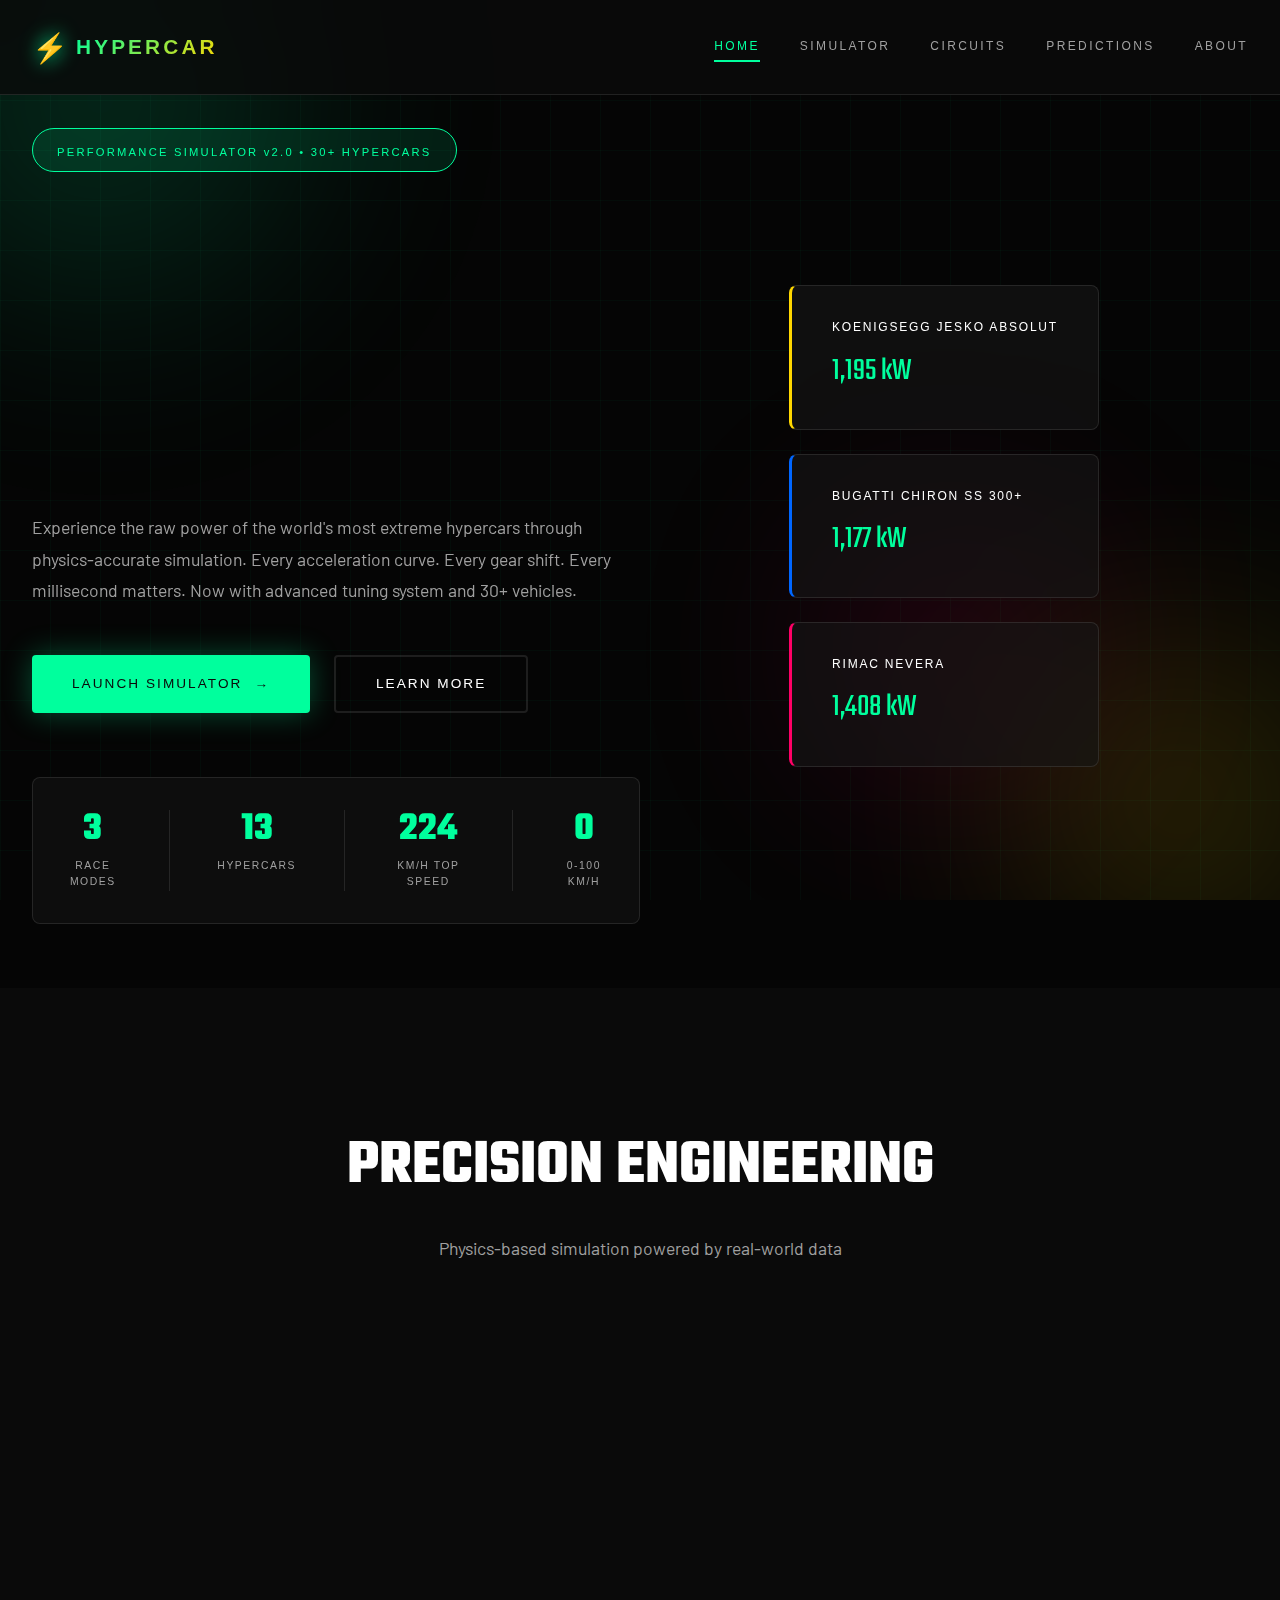
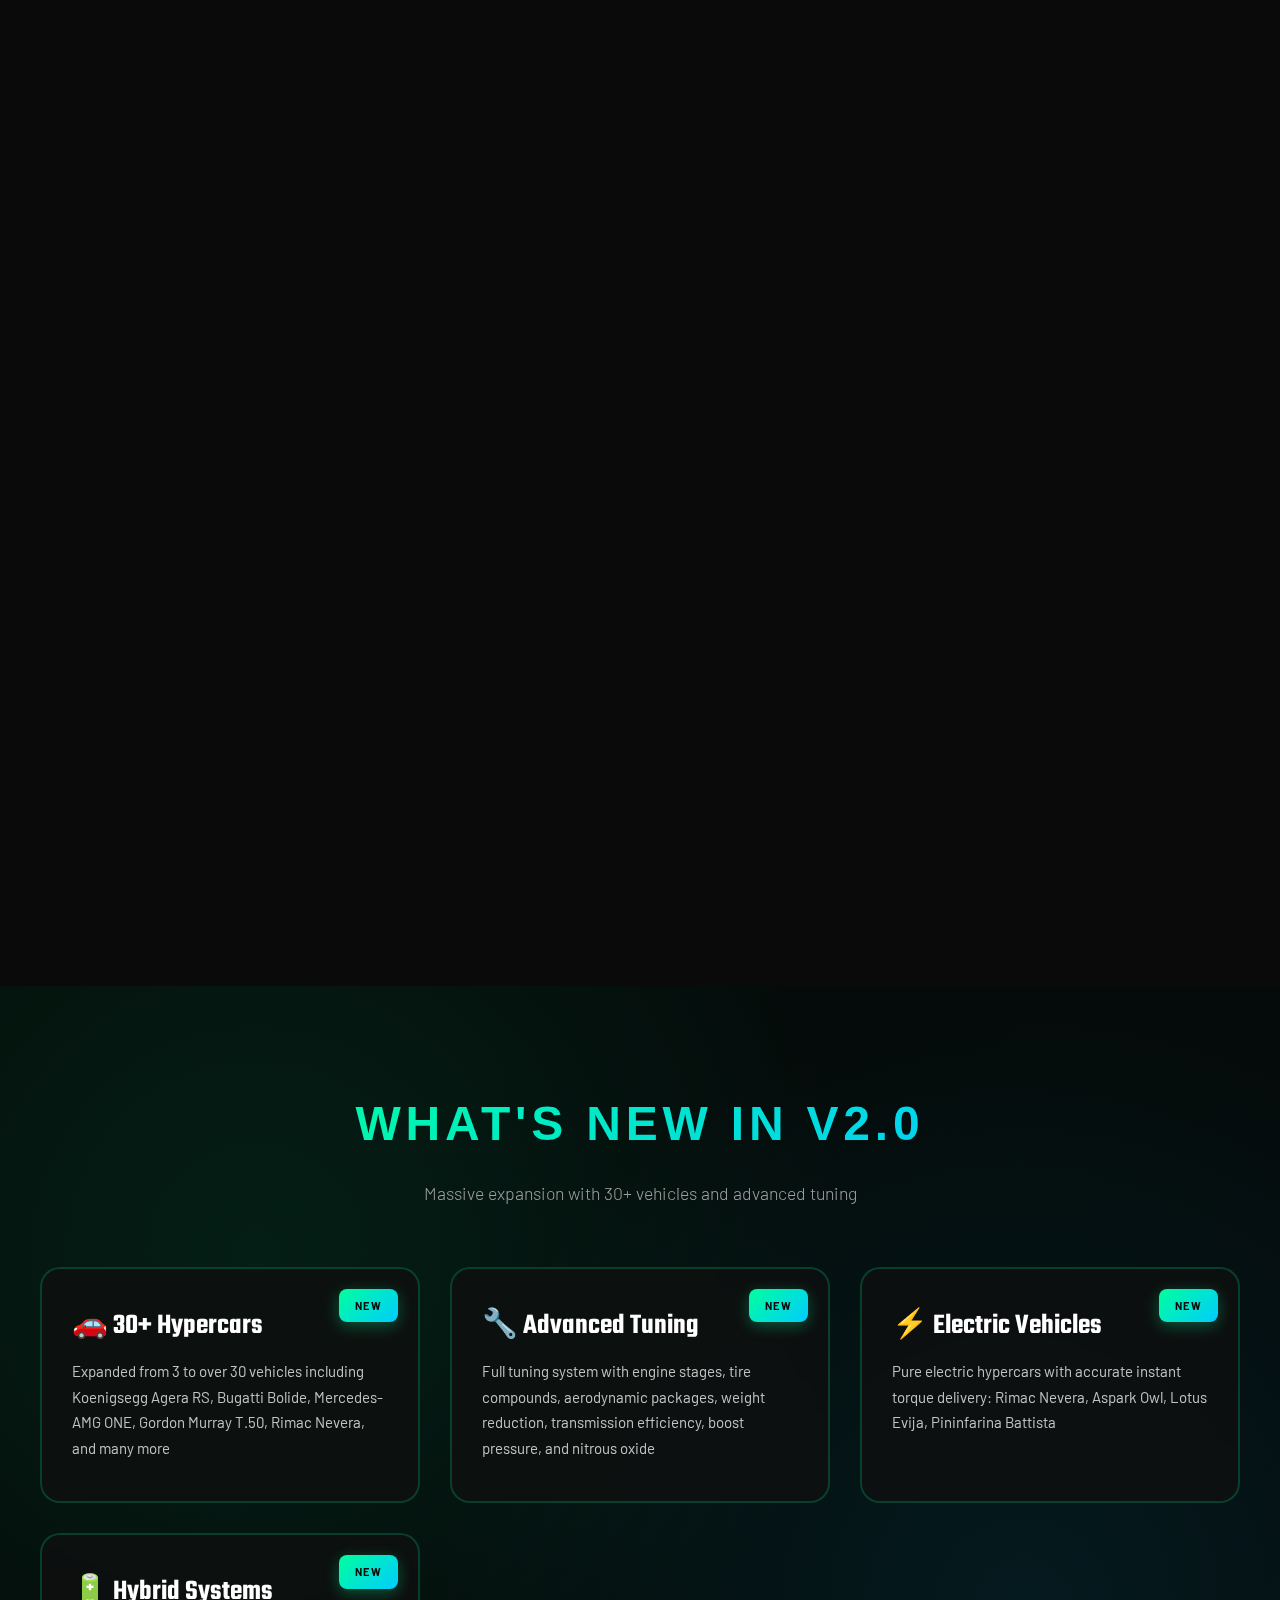
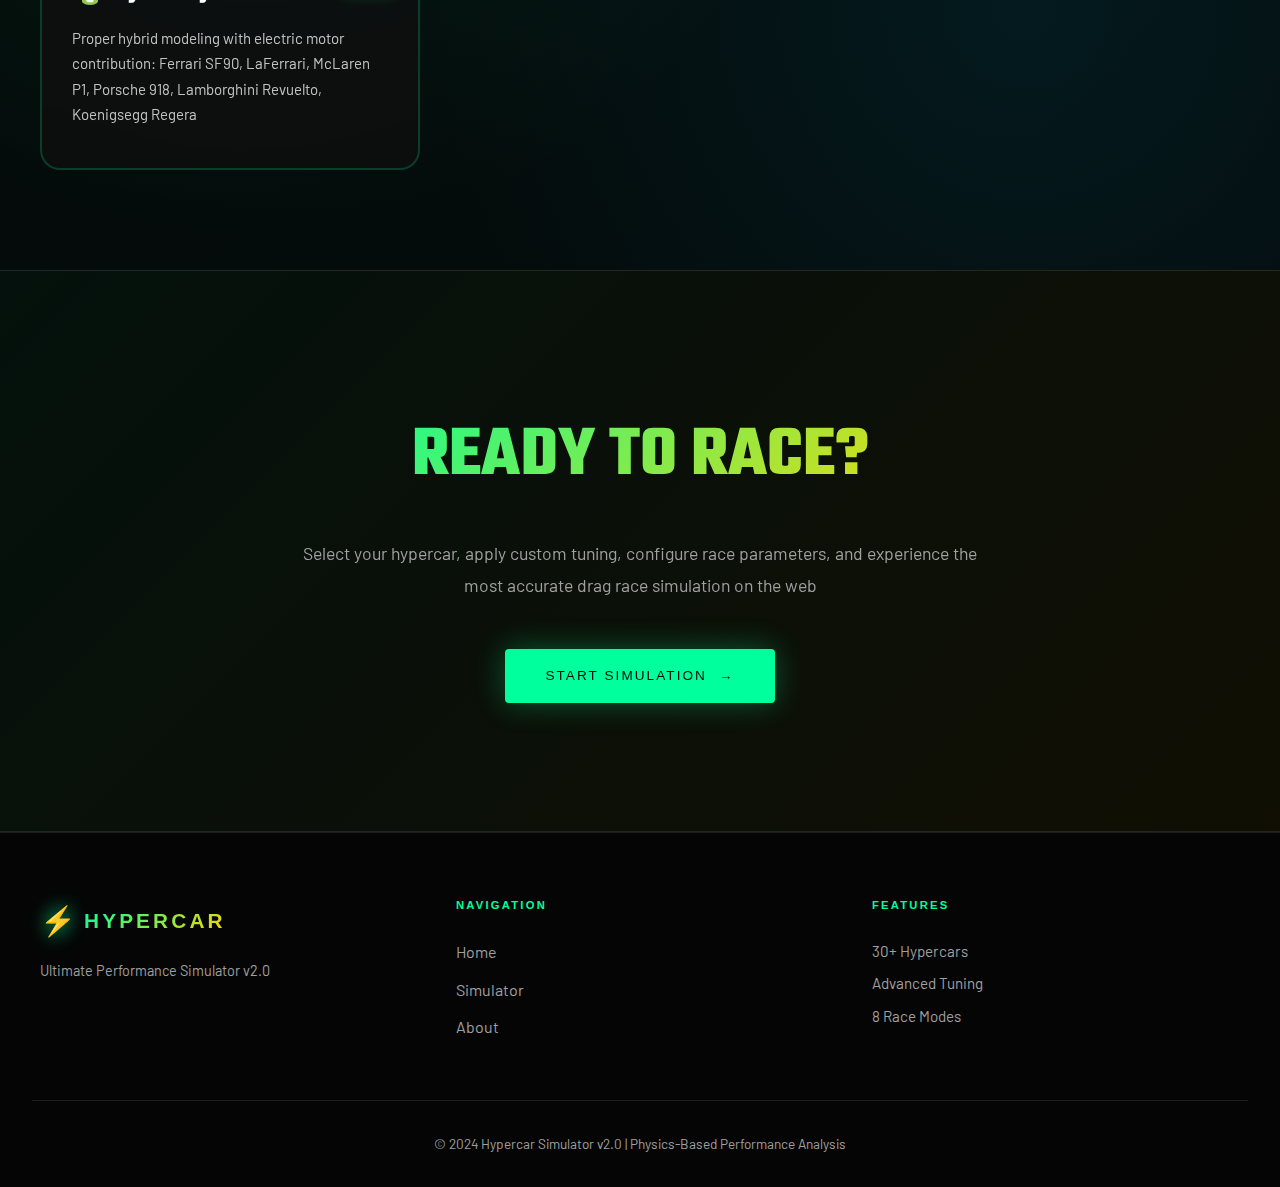
<file: frontend/home.html>
<!DOCTYPE html>
<html lang="en">

<head>
    <meta charset="UTF-8">
    <meta name="viewport" content="width=device-width, initial-scale=1.0">
    <title>HYPERCAR - Ultimate Performance Simulator</title>
    <link rel="stylesheet" href="home-style.css">
    <link rel="preconnect" href="https://fonts.googleapis.com">
    <link rel="preconnect" href="https://fonts.gstatic.com" crossorigin>
    <link
        href="https://fonts.googleapis.com/css2?family=Teko:wght@300;400;500;600;700&family=Syncopate:wght@400;700&family=Barlow:wght@100;300;400;600&display=swap"
        rel="stylesheet">
    <script src="config.js"></script>
</head>

<body>
    <!-- Navigation -->
    <nav class="main-nav">
        <div class="nav-container">
            <div class="logo">
                <span class="logo-icon">⚡</span>
                <span class="logo-text">HYPERCAR</span>
            </div>
            <div class="nav-links">
                <a href="home.html" class="nav-link active">HOME</a>
                <a href="simulator.html" class="nav-link">SIMULATOR</a>
                <a href="circuits.html" class="nav-link">CIRCUITS</a>
                <a href="predictions.html" class="nav-link">PREDICTIONS</a>
                <a href="about.html" class="nav-link">ABOUT</a>
            </div>
        </div>
    </nav>

    <!-- Animated Background -->
    <div class="hero-background">
        <div class="grid-lines"></div>
        <div class="speed-lines"></div>
        <div class="gradient-orb orb-1"></div>
        <div class="gradient-orb orb-2"></div>
        <div class="gradient-orb orb-3"></div>
    </div>

    <!-- Hero Section -->
    <section class="hero">
        <div class="hero-content">
            <div class="hero-badge">
                <span class="badge-text">PERFORMANCE SIMULATOR v2.0 • 30+ HYPERCARS</span>
            </div>

            <h1 class="hero-title">
                <span class="title-line" data-reveal="1">PUSH THE</span>
                <span class="title-line title-highlight" data-reveal="2">LIMITS</span>
                <span class="title-line" data-reveal="3">OF SPEED</span>
            </h1>

            <p class="hero-description">
                Experience the raw power of the world's most extreme hypercars through
                physics-accurate simulation. Every acceleration curve. Every gear shift.
                Every millisecond matters. Now with advanced tuning system and 30+ vehicles.
            </p>

            <div class="hero-cta">
                <a href="simulator.html" class="btn btn-primary-large">
                    <span class="btn-text">LAUNCH SIMULATOR</span>
                    <span class="btn-icon">→</span>
                </a>
                <a href="about.html" class="btn btn-secondary-large">
                    <span class="btn-text">LEARN MORE</span>
                </a>
            </div>

            <!-- Stats Bar -->
            <div class="stats-bar">
                <div class="stat-item">
                    <div class="stat-number">8</div>
                    <div class="stat-label">Race Modes</div>
                </div>
                <div class="stat-divider"></div>
                <div class="stat-item">
                    <div class="stat-number">30+</div>
                    <div class="stat-label">Hypercars</div>
                </div>
                <div class="stat-divider"></div>
                <div class="stat-item">
                    <div class="stat-number">500+</div>
                    <div class="stat-label">km/h Top Speed</div>
                </div>
                <div class="stat-divider"></div>
                <div class="stat-item">
                    <div class="stat-number">&lt;2s</div>
                    <div class="stat-label">0-100 km/h</div>
                </div>
            </div>
        </div>

        <!-- Vehicle Showcase -->
        <div class="hero-visual">
            <div class="vehicle-cards">
                <div class="vehicle-card" data-vehicle="1">
                    <div class="vehicle-name">KOENIGSEGG JESKO ABSOLUT</div>
                    <div class="vehicle-stat">1,195 kW</div>
                    <div class="vehicle-glow"></div>
                </div>
                <div class="vehicle-card" data-vehicle="2">
                    <div class="vehicle-name">BUGATTI CHIRON SS 300+</div>
                    <div class="vehicle-stat">1,177 kW</div>
                    <div class="vehicle-glow"></div>
                </div>
                <div class="vehicle-card" data-vehicle="3">
                    <div class="vehicle-name">RIMAC NEVERA</div>
                    <div class="vehicle-stat">1,408 kW</div>
                    <div class="vehicle-glow"></div>
                </div>
            </div>
        </div>
    </section>

    <!-- Features Section -->
    <section class="features">
        <div class="section-header">
            <h2 class="section-title">PRECISION ENGINEERING</h2>
            <p class="section-subtitle">Physics-based simulation powered by real-world data</p>
        </div>

        <div class="features-grid">
            <div class="feature-card">
                <div class="feature-icon">🏁</div>
                <h3 class="feature-title">8 Race Modes</h3>
                <p class="feature-description">
                    Quarter mile, half mile, 1 mile, custom distance, lap races,
                    acceleration zones, roll races, and top speed challenges
                </p>
            </div>

            <div class="feature-card">
                <div class="feature-icon">🚗</div>
                <h3 class="feature-title">30+ Hypercars</h3>
                <p class="feature-description">
                    Koenigsegg, Bugatti, McLaren, Ferrari, Lamborghini, Rimac, Porsche,
                    and more. Gas, hybrid, and pure electric powertrains included
                </p>
            </div>

            <div class="feature-card">
                <div class="feature-icon">⚙️</div>
                <h3 class="feature-title">Advanced Tuning System</h3>
                <p class="feature-description">
                    Engine upgrades (Stage 1-3), tire compounds, aerodynamic mods,
                    weight reduction, transmission tuning, boost control, and NOS
                </p>
            </div>

            <div class="feature-card">
                <div class="feature-icon">🔬</div>
                <h3 class="feature-title">Real Physics</h3>
                <p class="feature-description">
                    Aerodynamic drag, rolling resistance, torque curves, gear ratios,
                    and transmission losses calculated in real-time
                </p>
            </div>

            <div class="feature-card">
                <div class="feature-icon">🌡️</div>
                <h3 class="feature-title">Environment Control</h3>
                <p class="feature-description">
                    Adjust temperature and altitude to see how atmospheric conditions
                    affect air density and vehicle performance
                </p>
            </div>

            <div class="feature-card">
                <div class="feature-icon">📊</div>
                <h3 class="feature-title">Live Telemetry</h3>
                <p class="feature-description">
                    Real-time speedometers, distance tracking, RPM monitoring,
                    and comprehensive performance metrics
                </p>
            </div>

            <div class="feature-card">
                <div class="feature-icon">⚡</div>
                <h3 class="feature-title">Hybrid & Electric</h3>
                <p class="feature-description">
                    Accurate modeling of hybrid systems (P1, SF90, Regera) and
                    pure EVs (Rimac Nevera, Lotus Evija, Pininfarina Battista)
                </p>
            </div>

            <div class="feature-card">
                <div class="feature-icon">🔧</div>
                <h3 class="feature-title">CSV Database</h3>
                <p class="feature-description">
                    Easily modify vehicle specs, gear ratios, and shift points
                    through simple CSV file editing. Add your own cars!
                </p>
            </div>

            <div class="feature-card">
                <div class="feature-icon">🎯</div>
                <h3 class="feature-title">Instant Comparison</h3>
                <p class="feature-description">
                    Race multiple hypercars simultaneously and compare their
                    acceleration, top speed, and race times side-by-side
                </p>
            </div>
        </div>
    </section>

    <!-- New Features Highlight -->
    <section class="new-features-section">
        <div class="section-header">
            <h2 class="section-title">WHAT'S NEW IN v2.0</h2>
            <p class="section-subtitle">Massive expansion with 30+ vehicles and advanced tuning</p>
        </div>

        <div class="new-features-grid">
            <div class="new-feature-card">
                <div class="new-badge">NEW</div>
                <h3>🚗 30+ Hypercars</h3>
                <p>Expanded from 3 to over 30 vehicles including Koenigsegg Agera RS, Bugatti Bolide, Mercedes-AMG ONE,
                    Gordon Murray T.50, Rimac Nevera, and many more</p>
            </div>

            <div class="new-feature-card">
                <div class="new-badge">NEW</div>
                <h3>🔧 Advanced Tuning</h3>
                <p>Full tuning system with engine stages, tire compounds, aerodynamic packages, weight reduction,
                    transmission efficiency, boost pressure, and nitrous oxide</p>
            </div>

            <div class="new-feature-card">
                <div class="new-badge">NEW</div>
                <h3>⚡ Electric Vehicles</h3>
                <p>Pure electric hypercars with accurate instant torque delivery: Rimac Nevera, Aspark Owl, Lotus Evija,
                    Pininfarina Battista</p>
            </div>

            <div class="new-feature-card">
                <div class="new-badge">NEW</div>
                <h3>🔋 Hybrid Systems</h3>
                <p>Proper hybrid modeling with electric motor contribution: Ferrari SF90, LaFerrari, McLaren P1, Porsche
                    918, Lamborghini Revuelto, Koenigsegg Regera</p>
            </div>
        </div>
    </section>

    <!-- CTA Section -->
    <section class="cta-section">
        <div class="cta-content">
            <h2 class="cta-title">READY TO RACE?</h2>
            <p class="cta-description">
                Select your hypercar, apply custom tuning, configure race parameters, and experience
                the most accurate drag race simulation on the web
            </p>
            <a href="simulator.html" class="btn btn-primary-large">
                <span class="btn-text">START SIMULATION</span>
                <span class="btn-icon">→</span>
            </a>
        </div>
    </section>

    <!-- Footer -->
    <footer class="main-footer">
        <div class="footer-content">
            <div class="footer-section">
                <div class="footer-logo">
                    <span class="logo-icon">⚡</span>
                    <span class="logo-text">HYPERCAR</span>
                </div>
                <p class="footer-tagline">Ultimate Performance Simulator v2.0</p>
            </div>
            <div class="footer-section">
                <h4 class="footer-heading">NAVIGATION</h4>
                <a href="home.html" class="footer-link">Home</a>
                <a href="simulator.html" class="footer-link">Simulator</a>
                <a href="about.html" class="footer-link">About</a>
            </div>
            <div class="footer-section">
                <h4 class="footer-heading">FEATURES</h4>
                <div class="footer-text">30+ Hypercars</div>
                <div class="footer-text">Advanced Tuning</div>
                <div class="footer-text">8 Race Modes</div>
            </div>
        </div>
        <div class="footer-bottom">
            <p>&copy; 2024 Hypercar Simulator v2.0 | Physics-Based Performance Analysis</p>
        </div>
    </footer>

    <script src="home-script.js"></script>
</body>

</html>
</file>
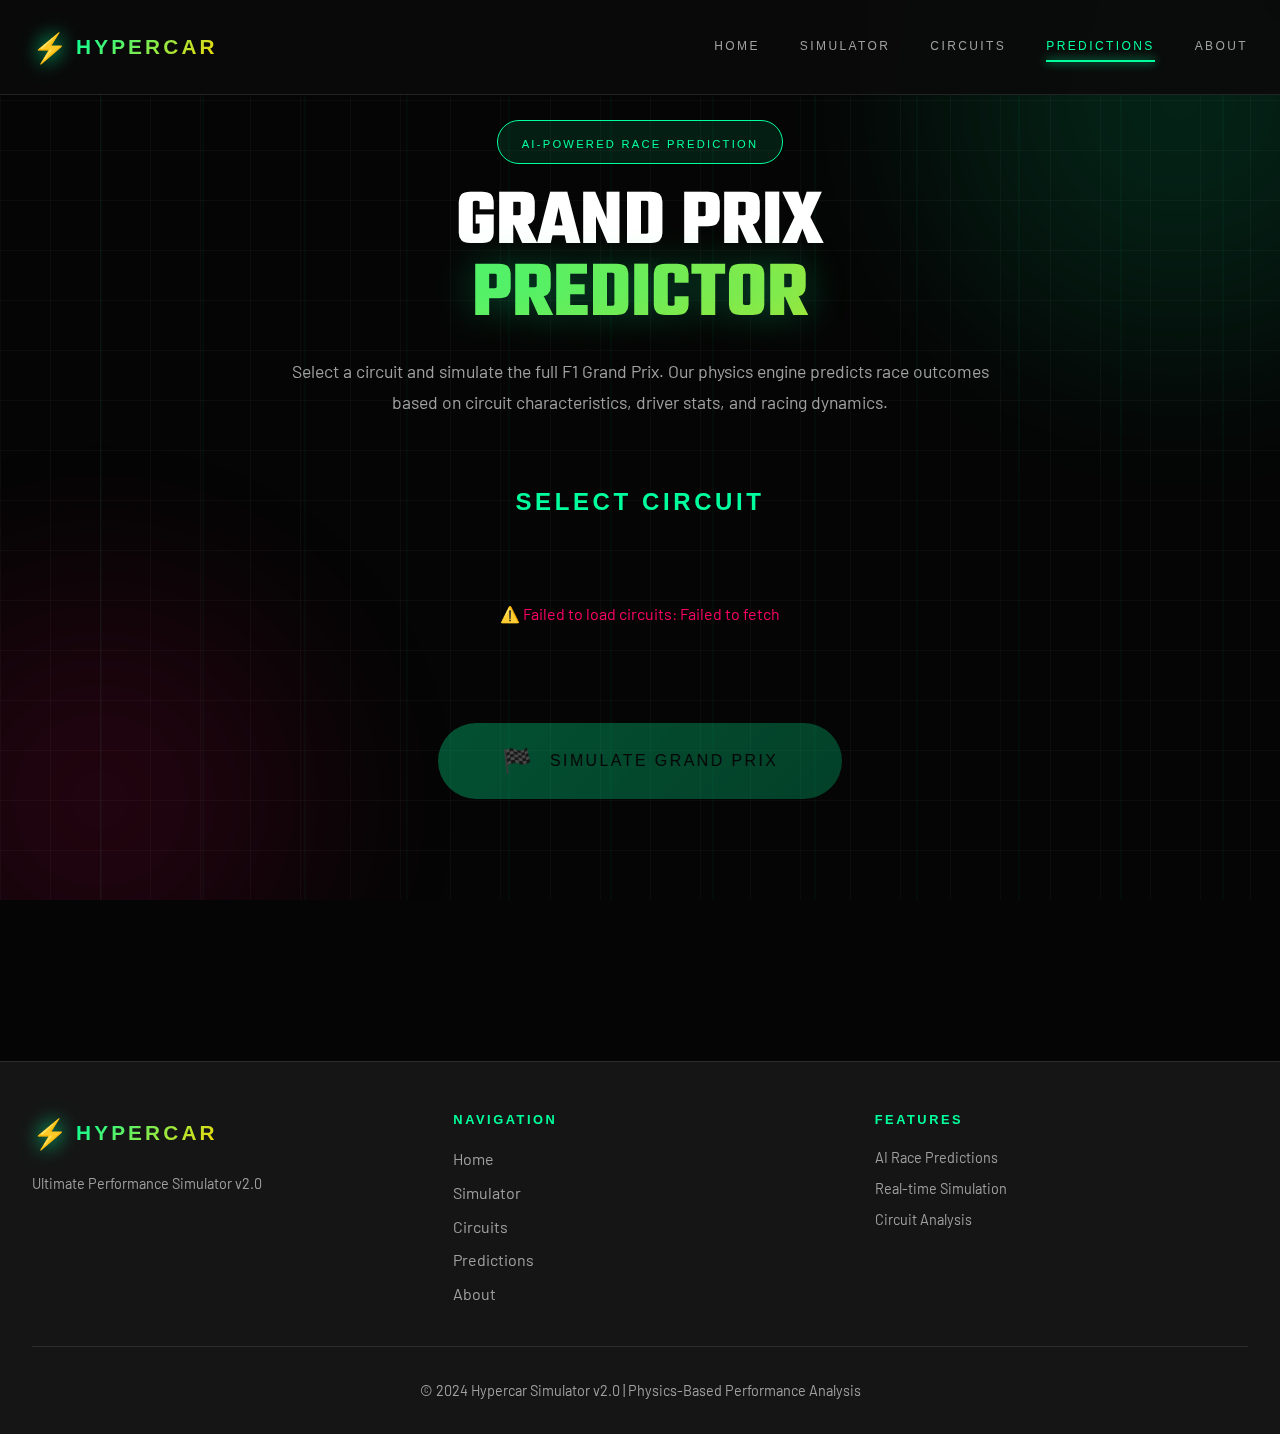
<file: frontend/predictions.html>
<!DOCTYPE html>
<html lang="en">

<head>
    <meta charset="UTF-8">
    <meta name="viewport" content="width=device-width, initial-scale=1.0">
    <title>Race Predictions - HYPERCAR Simulator</title>
    <link rel="stylesheet" href="predictions-style.css">
    <link rel="preconnect" href="https://fonts.googleapis.com">
    <link rel="preconnect" href="https://fonts.gstatic.com" crossorigin>
    <link
        href="https://fonts.googleapis.com/css2?family=Teko:wght@300;400;500;600;700&family=Syncopate:wght@400;700&family=Barlow:wght@100;300;400;600&display=swap"
        rel="stylesheet">
    <script src="config.js"></script>
</head>

<body>
    <!-- Navigation -->
    <nav class="main-nav">
        <div class="nav-container">
            <div class="logo">
                <span class="logo-icon">⚡</span>
                <span class="logo-text">HYPERCAR</span>
            </div>
            <div class="nav-links">
                <a href="home.html" class="nav-link">HOME</a>
                <a href="simulator.html" class="nav-link">SIMULATOR</a>
                <a href="circuits.html" class="nav-link">CIRCUITS</a>
                <a href="predictions.html" class="nav-link active">PREDICTIONS</a>
                <a href="about.html" class="nav-link">ABOUT</a>
            </div>
        </div>
    </nav>

    <!-- Animated Background -->
    <div class="hero-background">
        <div class="grid-lines"></div>
        <div class="speed-lines"></div>
        <div class="gradient-orb orb-1"></div>
        <div class="gradient-orb orb-2"></div>
    </div>

    <!-- Main Content -->
    <main class="predictions-container">
        <!-- Header Section -->
        <section class="predictions-header">
            <div class="header-badge">
                <span class="badge-text">AI-POWERED RACE PREDICTION</span>
            </div>
            <h1 class="page-title">
                <span class="title-line">GRAND PRIX</span>
                <span class="title-line title-highlight">PREDICTOR</span>
            </h1>
            <p class="page-description">
                Select a circuit and simulate the full F1 Grand Prix. Our physics engine
                predicts race outcomes based on circuit characteristics, driver stats, and racing dynamics.
            </p>
        </section>

        <!-- Circuit Selection -->
        <section class="circuit-selection">
            <h2 class="section-title">SELECT CIRCUIT</h2>
            <div class="circuits-grid" id="circuitsGrid">
                <!-- Circuit cards will be dynamically loaded -->
                <div class="circuit-loading">
                    <div class="spinner"></div>
                    <p>Loading circuits...</p>
                </div>
            </div>
        </section>

        <!-- Simulation Controls -->
        <section class="simulation-controls">
            <button id="simulateBtn" class="btn-simulate" disabled>
                <span class="btn-icon">🏁</span>
                <span class="btn-text">SIMULATE GRAND PRIX</span>
            </button>
            <div id="simulationStatus" class="simulation-status"></div>
        </section>

        <!-- Results Section -->
        <section class="results-section" id="resultsSection" style="display: none;">
            <!-- Race Winner -->
            <div class="winner-card">
                <div class="winner-label">🏆 RACE WINNER</div>
                <div class="winner-name" id="winnerName">-</div>
                <div class="winner-team" id="winnerTeam">-</div>
                <div class="winner-time" id="winnerTime">-</div>
            </div>

            <!-- Top 10 Finishers -->
            <div class="results-card">
                <h3 class="results-card-title">
                    <span class="title-icon">🏁</span>
                    TOP 10 FINISHERS
                </h3>
                <div class="results-table-container">
                    <table class="results-table" id="top10Table">
                        <thead>
                            <tr>
                                <th>POS</th>
                                <th>DRIVER</th>
                                <th>TEAM</th>
                                <th>TIME</th>
                                <th>GAP</th>
                                <th>FASTEST LAP</th>
                            </tr>
                        </thead>
                        <tbody>
                            <!-- Results will be populated here -->
                        </tbody>
                    </table>
                </div>
            </div>

            <!-- Lap Times Analysis -->
            <div class="results-card">
                <h3 class="results-card-title">
                    <span class="title-icon">⏱️</span>
                    LAP TIMES ANALYSIS
                </h3>
                <div class="lap-times-container" id="lapTimesContainer">
                    <div class="driver-selector">
                        <label for="driverSelect">Select Driver:</label>
                        <select id="driverSelect" class="driver-select">
                            <option value="">Choose a driver...</option>
                        </select>
                    </div>
                    <div class="lap-times-chart" id="lapTimesChart">
                        <p class="no-data">Select a driver to view lap times</p>
                    </div>
                </div>
            </div>

            <!-- Pit Stops -->
            <div class="results-card">
                <h3 class="results-card-title">
                    <span class="title-icon">🔧</span>
                    PIT STOP STRATEGY
                </h3>
                <div class="pitstops-container">
                    <table class="pitstops-table" id="pitstopsTable">
                        <thead>
                            <tr>
                                <th>DRIVER</th>
                                <th>LAP</th>
                                <th>RACE TIME</th>
                                <th>SERVICE TIME</th>
                                <th>COMPOUND CHANGE</th>
                            </tr>
                        </thead>
                        <tbody>
                            <!-- Pit stops will be populated here -->
                        </tbody>
                    </table>
                </div>
            </div>

            <!-- Race Statistics -->
            <div class="stats-grid">
                <div class="stat-card">
                    <div class="stat-icon">📊</div>
                    <div class="stat-value" id="totalLaps">-</div>
                    <div class="stat-label">Total Laps</div>
                </div>
                <div class="stat-card">
                    <div class="stat-icon">🏎️</div>
                    <div class="stat-value" id="raceDistance">-</div>
                    <div class="stat-label">Race Distance</div>
                </div>
                <div class="stat-card">
                    <div class="stat-icon">⚡</div>
                    <div class="stat-value" id="fastestLap">-</div>
                    <div class="stat-label">Fastest Lap</div>
                </div>
                <div class="stat-card">
                    <div class="stat-icon">🔧</div>
                    <div class="stat-value" id="totalPitStops">-</div>
                    <div class="stat-label">Total Pit Stops</div>
                </div>
            </div>
        </section>
    </main>

    <!-- Footer -->
    <footer class="main-footer">
        <div class="footer-content">
            <div class="footer-section">
                <div class="footer-logo">
                    <span class="logo-icon">⚡</span>
                    <span class="logo-text">HYPERCAR</span>
                </div>
                <p class="footer-tagline">Ultimate Performance Simulator v2.0</p>
            </div>
            <div class="footer-section">
                <h4 class="footer-heading">NAVIGATION</h4>
                <a href="home.html" class="footer-link">Home</a>
                <a href="simulator.html" class="footer-link">Simulator</a>
                <a href="circuits.html" class="footer-link">Circuits</a>
                <a href="predictions.html" class="footer-link">Predictions</a>
                <a href="about.html" class="footer-link">About</a>
            </div>
            <div class="footer-section">
                <h4 class="footer-heading">FEATURES</h4>
                <div class="footer-text">AI Race Predictions</div>
                <div class="footer-text">Real-time Simulation</div>
                <div class="footer-text">Circuit Analysis</div>
            </div>
        </div>
        <div class="footer-bottom">
            <p>&copy; 2024 Hypercar Simulator v2.0 | Physics-Based Performance Analysis</p>
        </div>
    </footer>

    <script src="predictions.js"></script>
</body>

</html>
</file>
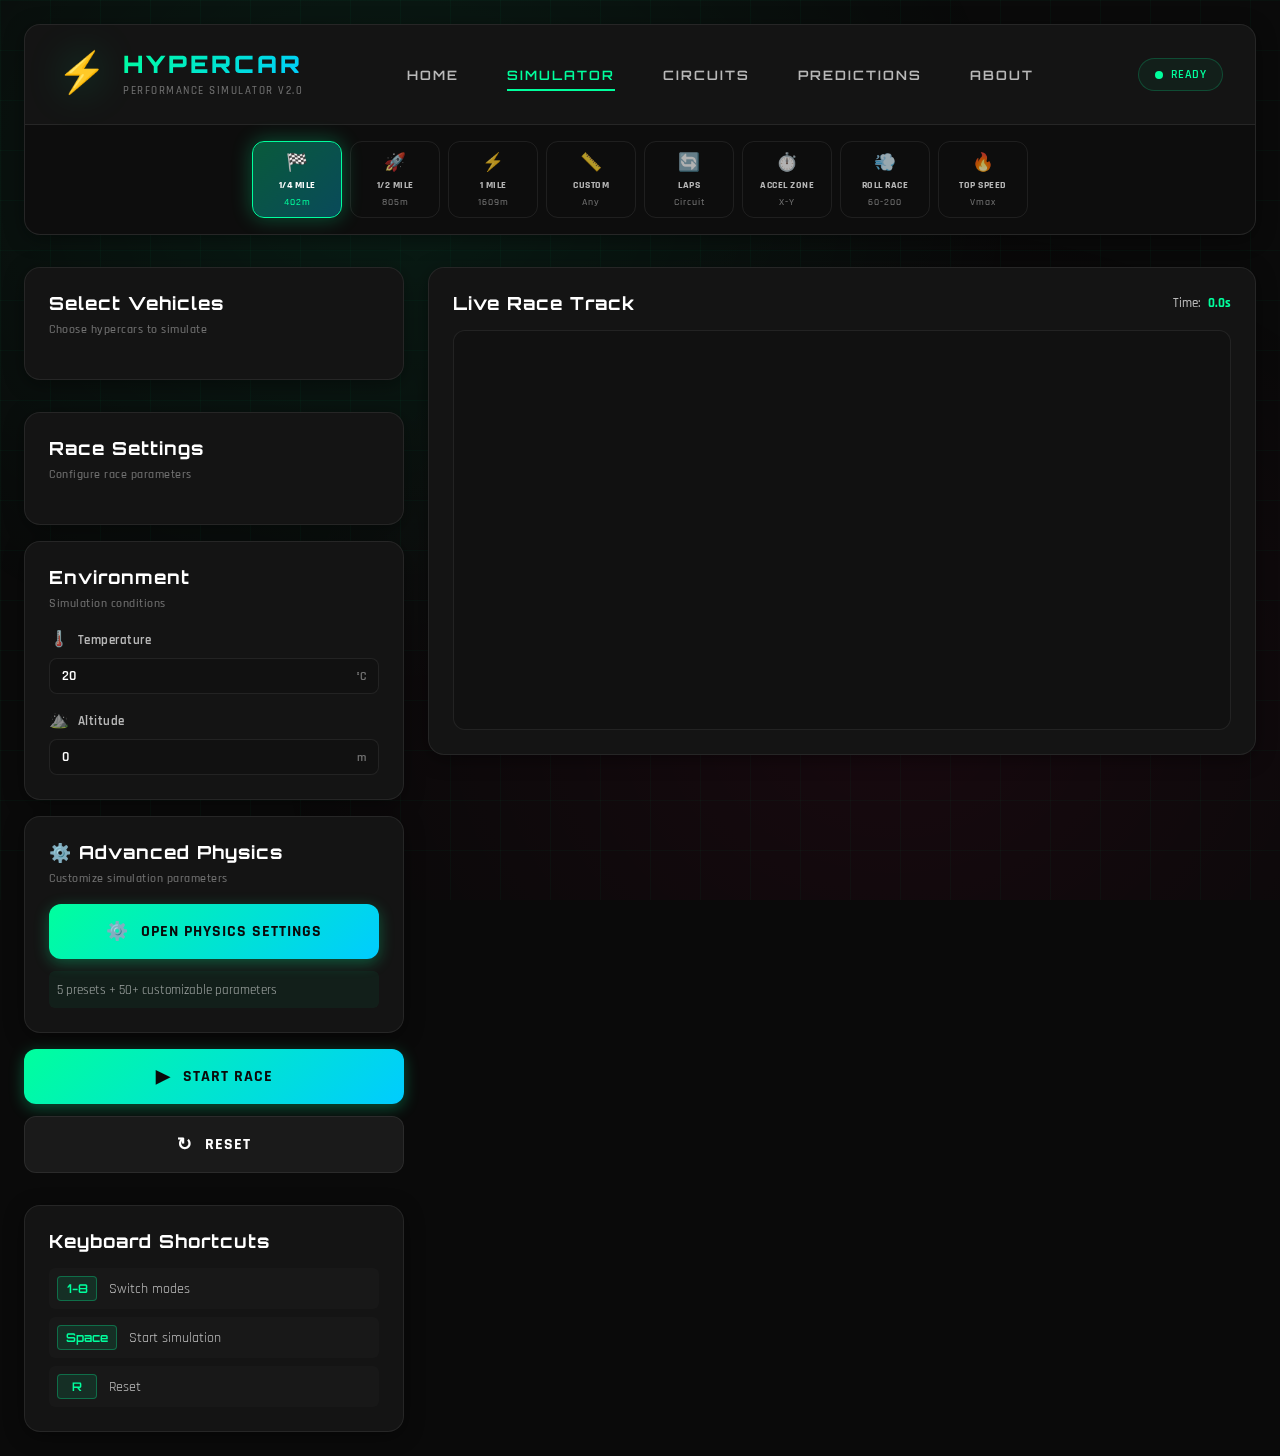
<file: frontend/simulator.html>
<!DOCTYPE html>
<html lang="en">

<head>
    <meta charset="UTF-8">
    <meta name="viewport" content="width=device-width, initial-scale=1.0">
    <title>Hypercar Performance Simulator v2.0</title>
    <link rel="stylesheet" href="style.css">
    <link rel="stylesheet" href="tuning-style.css">
    <link rel="stylesheet" href="vehicle-selector.css">
    <link rel="stylesheet" href="selected-vehicles-display.css">
    <link rel="stylesheet" href="physics-customization-ui.css">
    <link rel="preconnect" href="https://fonts.googleapis.com">
    <link rel="preconnect" href="https://fonts.gstatic.com" crossorigin>
    <link
        href="https://fonts.googleapis.com/css2?family=Rajdhani:wght@300;400;500;600;700&family=Orbitron:wght@400;600;700;900&display=swap"
        rel="stylesheet">
    <script src="config.js"></script>
</head>

<body>
    <!-- Animated Background -->
    <div class="background-grid"></div>
    <div class="background-gradient"></div>

    <!-- Main App Container -->
    <div class="app-container">

        <!-- NAVIGATION STRUCTURE -->
        <header class="main-navigation">
            <!-- Primary Navigation Bar -->
            <nav class="primary-nav">
                <div class="logo-container">
                    <div class="logo-icon">⚡</div>
                    <div class="logo-text">
                        <h1>HYPERCAR</h1>
                        <span>Performance Simulator v2.0</span>
                    </div>
                </div>

                <div class="nav-menu">
                    <a href="home.html" class="nav-link">HOME</a>
                    <a href="simulator.html" class="nav-link active">SIMULATOR</a>
                    <a href="circuits.html" class="nav-link">CIRCUITS</a>
                    <a href="predictions.html" class="nav-link">PREDICTIONS</a>
                    <a href="about.html" class="nav-link">ABOUT</a>
                </div>

                <div class="status-indicator">
                    <span class="status-dot"></span>
                    <span class="status-text">Ready</span>
                </div>
            </nav>

            <!-- Mode Tabs Row (Second Row) -->
            <nav class="mode-tabs-nav">
                <button class="mode-tab active" data-mode="quarter-mile">
                    <span class="tab-icon">🏁</span>
                    <span class="tab-label">1/4 Mile</span>
                    <span class="tab-distance">402m</span>
                </button>
                <button class="mode-tab" data-mode="half-mile">
                    <span class="tab-icon">🚀</span>
                    <span class="tab-label">1/2 Mile</span>
                    <span class="tab-distance">805m</span>
                </button>
                <button class="mode-tab" data-mode="one-mile">
                    <span class="tab-icon">⚡</span>
                    <span class="tab-label">1 Mile</span>
                    <span class="tab-distance">1609m</span>
                </button>
                <button class="mode-tab" data-mode="custom-distance">
                    <span class="tab-icon">📏</span>
                    <span class="tab-label">Custom</span>
                    <span class="tab-distance">Any</span>
                </button>
                <button class="mode-tab" data-mode="lap-race">
                    <span class="tab-icon">🔄</span>
                    <span class="tab-label">Laps</span>
                    <span class="tab-distance">Circuit</span>
                </button>
                <button class="mode-tab" data-mode="acceleration-zone">
                    <span class="tab-icon">⏱️</span>
                    <span class="tab-label">Accel Zone</span>
                    <span class="tab-distance">X-Y</span>
                </button>
                <button class="mode-tab" data-mode="roll-race">
                    <span class="tab-icon">💨</span>
                    <span class="tab-label">Roll Race</span>
                    <span class="tab-distance">60-200</span>
                </button>
                <button class="mode-tab" data-mode="top-speed">
                    <span class="tab-icon">🔥</span>
                    <span class="tab-label">Top Speed</span>
                    <span class="tab-distance">Vmax</span>
                </button>
            </nav>
        </header>

        <!-- Main Content -->
        <div class="main-grid">

            <!-- Left Panel - Controls -->
            <aside class="control-panel">

                <!-- Vehicle Selection Card -->
                <div class="card vehicle-selection-card">
                    <div class="card-header">
                        <h3>Select Vehicles</h3>
                        <span class="card-subtitle">Choose hypercars to simulate</span>
                    </div>
                    <div class="card-content">
                        <div id="vehicleSelect" class="vehicle-grid">
                            <!-- Dynamically populated -->
                        </div>
                    </div>
                </div>

                <!-- Tuning Panel Container -->
                <div id="tuningPanelContainer"></div>

                <!-- Mode-Specific Settings -->
                <div class="card mode-settings-card">
                    <div class="card-header">
                        <h3 id="modeSettingsTitle">Race Settings</h3>
                        <span class="card-subtitle" id="modeSettingsSubtitle">Configure race parameters</span>
                    </div>
                    <div class="card-content">
                        <div id="modeSettingsContent">
                            <!-- Dynamically populated based on mode -->
                        </div>
                    </div>
                </div>

                <!-- Environment Settings Card -->
                <div class="card">
                    <div class="card-header">
                        <h3>Environment</h3>
                        <span class="card-subtitle">Simulation conditions</span>
                    </div>
                    <div class="card-content">
                        <div class="input-field">
                            <label for="temperature">
                                <span class="label-icon">🌡️</span>
                                Temperature
                            </label>
                            <div class="input-with-unit">
                                <input type="number" id="temperature" value="20" min="-20" max="50">
                                <span class="unit">°C</span>
                            </div>
                        </div>
                        <div class="input-field">
                            <label for="altitude">
                                <span class="label-icon">⛰️</span>
                                Altitude
                            </label>
                            <div class="input-with-unit">
                                <input type="number" id="altitude" value="0" min="0" max="3000">
                                <span class="unit">m</span>
                            </div>
                        </div>
                    </div>
                </div>
                <!-- Physics Customization Card -->
                <div class="card">
                    <div class="card-header">
                        <h3>⚙️ Advanced Physics</h3>
                        <span class="card-subtitle">Customize simulation parameters</span>
                    </div>
                    <div class="card-content">
                        <button class="btn btn-primary" onclick="window.physicsCustomization.openPhysicsPanel()" style="width: 100%;">
                            <span class="btn-icon">⚙️</span>
                            <span class="btn-text">Open Physics Settings</span>
                        </button>
                        <div style="margin-top: 0.75rem; padding: 0.5rem; background: rgba(0, 255, 157, 0.05); border-radius: 6px;">
                            <small style="color: rgba(255, 255, 255, 0.6);">
                                5 presets + 50+ customizable parameters
                            </small>
                        </div>
                    </div>
                </div>
                <!-- Control Buttons -->
                <div class="button-container">
                    <button class="btn btn-primary" id="startBtn">
                        <span class="btn-icon">▶</span>
                        <span class="btn-text">Start Race</span>
                    </button>
                    <button class="btn btn-secondary" id="resetBtn">
                        <span class="btn-icon">↻</span>
                        <span class="btn-text">Reset</span>
                    </button>
                </div>

                <!-- Keyboard Shortcuts Help -->
                <div class="card help-card">
                    <div class="card-header">
                        <h3>Keyboard Shortcuts</h3>
                    </div>
                    <div class="card-content shortcuts-list">
                        <div class="shortcut-item">
                            <kbd>1-8</kbd>
                            <span>Switch modes</span>
                        </div>
                        <div class="shortcut-item">
                            <kbd>Space</kbd>
                            <span>Start simulation</span>
                        </div>
                        <div class="shortcut-item">
                            <kbd>R</kbd>
                            <span>Reset</span>
                        </div>
                    </div>
                </div>

            </aside>

            <!-- Right Panel - Visualization -->
            <main class="content-panel">

                <!-- Race Track -->
                <div class="race-card">
                    <div class="race-header">
                        <h3 id="raceTitle">Live Race Track</h3>
                        <div class="race-stats" id="raceStats">
                            <span class="stat-item">Time: <strong>0.0s</strong></span>
                        </div>
                    </div>
                    <div class="race-canvas-container">
                        <canvas id="raceCanvas"></canvas>
                    </div>
                </div>

                <!-- Speedometers -->
                <div class="speedometers-section">
                    <div id="speedometersContainer" class="speedometers-wrapper">
                        <!-- Dynamically populated -->
                    </div>
                </div>

                <!-- Performance Metrics -->
                <div class="metrics-card" id="metricsPanel" style="display: none;">
                    <div class="card-header">
                        <h3>Performance Results</h3>
                        <span class="card-subtitle" id="metricsSubtitle">Race performance metrics</span>
                    </div>
                    <div class="card-content">
                        <div id="metricsContent" class="metrics-results">
                            <!-- Dynamically populated -->
                        </div>
                    </div>
                </div>

            </main>

        </div>

    </div>

    <script type="module" src="vehicle-selector.js"></script>
    <script type="module" src="selected-vehicles-display.js"></script>
    <script type="module" src="tuning.js"></script>
    <script type="module" src="tuning-integration.js"></script>
    <script type="module" src="physics-customization-ui.js"></script>
    <script type="module" src="sim.js"></script>
</body>

</html>
</file>
<file: frontend/about-style.css>
/* ==========================================
   HYPERCAR ABOUT PAGE STYLES
   Technical Documentation Aesthetic
   ========================================== */

:root {
    --primary: #00FF9D;
    --primary-dim: #00CC7D;
    --secondary: #FFD700;
    --accent: #FF0066;
    --bg-dark: #0A0A0A;
    --bg-darker: #050505;
    --surface: #151515;
    --surface-light: #1F1F1F;
    --text-primary: #FFFFFF;
    --text-secondary: #A0A0A0;
    --text-tertiary: #606060;
    --border: rgba(255, 255, 255, 0.1);
    --border-bright: rgba(0, 255, 157, 0.3);

    --font-display: 'Syncopate', sans-serif;
    --font-title: 'Teko', sans-serif;
    --font-body: 'Barlow', sans-serif;
    --font-mono: 'JetBrains Mono', monospace;
}

* {
    margin: 0;
    padding: 0;
    box-sizing: border-box;
}

body {
    font-family: var(--font-body);
    background: var(--bg-darker);
    color: var(--text-primary);
    line-height: 1.7;
}

/* ==========================================
   NAVIGATION
   ========================================== */

.main-nav {
    position: fixed;
    top: 0;
    left: 0;
    right: 0;
    z-index: 1000;
    background: rgba(10, 10, 10, 0.95);
    backdrop-filter: blur(20px);
    border-bottom: 1px solid var(--border);
}

.nav-container {
    max-width: 1400px;
    margin: 0 auto;
    padding: 1.5rem 2rem;
    display: flex;
    justify-content: space-between;
    align-items: center;
}

.logo {
    display: flex;
    align-items: center;
    gap: 0.5rem;
}

.logo-icon {
    font-size: 1.8rem;
    filter: drop-shadow(0 0 10px var(--primary));
}

.logo-text {
    font-family: var(--font-display);
    font-size: 1.3rem;
    font-weight: 700;
    letter-spacing: 0.15em;
    background: linear-gradient(135deg, var(--primary), var(--secondary));
    -webkit-background-clip: text;
    -webkit-text-fill-color: transparent;
    background-clip: text;
}

.nav-links {
    display: flex;
    gap: 2.5rem;
}

.nav-link {
    font-family: var(--font-display);
    font-size: 0.75rem;
    letter-spacing: 0.2em;
    text-decoration: none;
    color: var(--text-secondary);
    transition: all 0.3s ease;
    position: relative;
}

.nav-link::after {
    content: '';
    position: absolute;
    bottom: -5px;
    left: 0;
    width: 0;
    height: 2px;
    background: var(--primary);
    transition: width 0.3s ease;
}

.nav-link:hover,
.nav-link.active {
    color: var(--primary);
}

.nav-link:hover::after,
.nav-link.active::after {
    width: 100%;
}

/* ==========================================
   BACKGROUND
   ========================================== */

.page-background {
    position: fixed;
    top: 0;
    left: 0;
    width: 100%;
    height: 100vh;
    z-index: 0;
    overflow: hidden;
    pointer-events: none;
}

.grid-overlay {
    width: 100%;
    height: 100%;
    background-image:
        linear-gradient(rgba(0, 255, 157, 0.02) 1px, transparent 1px),
        linear-gradient(90deg, rgba(0, 255, 157, 0.02) 1px, transparent 1px);
    background-size: 40px 40px;
}

/* ==========================================
   HERO SECTION
   ========================================== */

.about-hero {
    position: relative;
    padding: 12rem 2rem 6rem;
    text-align: center;
    background: linear-gradient(180deg, rgba(0, 255, 157, 0.03) 0%, transparent 100%);
    border-bottom: 1px solid var(--border);
    z-index: 1;
}

.hero-container {
    max-width: 900px;
    margin: 0 auto;
}

.hero-badge {
    display: inline-block;
    padding: 0.5rem 1.5rem;
    background: rgba(0, 255, 157, 0.1);
    border: 1px solid var(--primary);
    border-radius: 50px;
    margin-bottom: 2rem;
    font-family: var(--font-display);
    font-size: 0.7rem;
    letter-spacing: 0.2em;
    color: var(--primary);
}

.hero-title {
    font-family: var(--font-title);
    font-size: clamp(3rem, 8vw, 6rem);
    font-weight: 700;
    line-height: 1;
    margin-bottom: 1.5rem;
    text-transform: uppercase;
}

.title-line {
    display: block;
}

.gradient-text {
    background: linear-gradient(135deg, var(--primary), var(--secondary));
    -webkit-background-clip: text;
    -webkit-text-fill-color: transparent;
    background-clip: text;
}

.hero-subtitle {
    font-size: 1.2rem;
    color: var(--text-secondary);
    line-height: 1.8;
    max-width: 700px;
    margin: 0 auto;
}

/* ==========================================
   CONTENT SECTIONS
   ========================================== */

.content-wrapper {
    position: relative;
    z-index: 1;
}

.content-section {
    padding: 6rem 2rem;
    border-bottom: 1px solid var(--border);
}

.dark-section {
    background: var(--bg-dark);
}

.section-container {
    max-width: 1200px;
    margin: 0 auto;
}

.section-heading {
    display: flex;
    align-items: baseline;
    gap: 1.5rem;
    margin-bottom: 4rem;
    padding-bottom: 1rem;
    border-bottom: 2px solid var(--border-bright);
}

.heading-number {
    font-family: var(--font-title);
    font-size: 3rem;
    color: var(--primary);
    line-height: 1;
}

.heading-text {
    font-family: var(--font-title);
    font-size: 2.5rem;
    font-weight: 700;
    text-transform: uppercase;
    line-height: 1;
}

/* ==========================================
   CONTENT GRID
   ========================================== */

.content-grid {
    display: grid;
    grid-template-columns: 1.5fr 1fr;
    gap: 3rem;
    align-items: start;
}

.text-block {
    color: var(--text-secondary);
}

.lead-text {
    font-size: 1.25rem;
    line-height: 1.8;
    margin-bottom: 1.5rem;
    color: var(--text-primary);
}

.text-block p {
    margin-bottom: 1.5rem;
    font-size: 1.05rem;
}

.spec-list {
    background: var(--surface);
    border: 1px solid var(--border);
    border-radius: 8px;
    padding: 2rem;
}

.spec-item {
    display: flex;
    justify-content: space-between;
    align-items: center;
    padding: 1rem 0;
    border-bottom: 1px solid var(--border);
}

.spec-item:last-child {
    border-bottom: none;
}

.spec-label {
    font-family: var(--font-display);
    font-size: 0.7rem;
    letter-spacing: 0.15em;
    color: var(--text-secondary);
}

.spec-value {
    font-family: var(--font-mono);
    font-size: 0.95rem;
    color: var(--primary);
}

/* ==========================================
   PHYSICS CARDS
   ========================================== */

.physics-grid {
    display: grid;
    grid-template-columns: repeat(auto-fit, minmax(280px, 1fr));
    gap: 2rem;
}

.physics-card {
    background: var(--surface);
    border: 1px solid var(--border);
    border-radius: 8px;
    padding: 2rem;
    transition: all 0.3s ease;
}

.physics-card:hover {
    border-color: var(--primary);
    transform: translateY(-5px);
    box-shadow: 0 10px 40px rgba(0, 255, 157, 0.1);
}

.physics-title {
    font-family: var(--font-title);
    font-size: 1.5rem;
    text-transform: uppercase;
    margin-bottom: 1.5rem;
    color: var(--primary);
}

.formula-block {
    background: rgba(0, 255, 157, 0.05);
    border: 1px solid var(--border-bright);
    border-radius: 4px;
    padding: 1.5rem;
    margin-bottom: 1.5rem;
    text-align: center;
}

.formula {
    font-family: var(--font-mono);
    font-size: 1.1rem;
    color: var(--text-primary);
}

.physics-list {
    list-style: none;
}

.physics-list li {
    padding: 0.75rem 0;
    padding-left: 1.5rem;
    position: relative;
    color: var(--text-secondary);
}

.physics-list li::before {
    content: '▸';
    position: absolute;
    left: 0;
    color: var(--primary);
}

.physics-list strong {
    color: var(--text-primary);
}

/* ==========================================
   RACE MODES
   ========================================== */

.modes-grid {
    display: grid;
    grid-template-columns: repeat(auto-fill, minmax(250px, 1fr));
    gap: 2rem;
}

.mode-card {
    background: var(--surface);
    border: 1px solid var(--border);
    border-radius: 8px;
    padding: 2rem;
    text-align: center;
    transition: all 0.3s ease;
}

.mode-card:hover {
    border-color: var(--primary);
    transform: translateY(-5px);
}

.mode-icon {
    font-size: 3rem;
    margin-bottom: 1rem;
    filter: drop-shadow(0 0 10px var(--primary));
}

.mode-name {
    font-family: var(--font-title);
    font-size: 1.5rem;
    text-transform: uppercase;
    margin-bottom: 0.5rem;
}

.mode-distance {
    font-family: var(--font-mono);
    font-size: 0.85rem;
    color: var(--primary);
    margin-bottom: 1rem;
}

.mode-description {
    color: var(--text-secondary);
    font-size: 0.95rem;
    line-height: 1.6;
}

/* ==========================================
   DATABASE CONTENT
   ========================================== */

.database-content {
    display: flex;
    flex-direction: column;
    gap: 3rem;
}

.code-block {
    background: var(--bg-darker);
    border: 1px solid var(--border);
    border-radius: 8px;
    overflow: hidden;
}

.code-header {
    display: flex;
    justify-content: space-between;
    align-items: center;
    padding: 1rem 1.5rem;
    background: var(--surface);
    border-bottom: 1px solid var(--border);
}

.code-title {
    font-family: var(--font-mono);
    font-size: 0.85rem;
    color: var(--primary);
}

.code-lang {
    font-family: var(--font-display);
    font-size: 0.65rem;
    letter-spacing: 0.15em;
    color: var(--text-secondary);
}

.code-content {
    padding: 1.5rem;
    font-family: var(--font-mono);
    font-size: 0.85rem;
    line-height: 1.8;
    color: var(--text-secondary);
    overflow-x: auto;
}

.code-content code {
    color: var(--text-secondary);
}

/* ==========================================
   VEHICLE SPECS
   ========================================== */

.vehicle-specs {
    display: flex;
    flex-direction: column;
    gap: 2rem;
}

.specs-title {
    font-family: var(--font-title);
    font-size: 2rem;
    text-transform: uppercase;
    margin-bottom: 1rem;
}

.vehicle-spec-card {
    background: var(--surface);
    border: 1px solid var(--border);
    border-left: 3px solid var(--primary);
    border-radius: 8px;
    padding: 2rem;
}

.spec-header {
    display: flex;
    justify-content: space-between;
    align-items: center;
    margin-bottom: 1.5rem;
    padding-bottom: 1rem;
    border-bottom: 1px solid var(--border);
}

.spec-header h4 {
    font-family: var(--font-display);
    font-size: 1rem;
    letter-spacing: 0.1em;
}

.spec-badge {
    font-family: var(--font-title);
    font-size: 1.5rem;
    color: var(--primary);
}

.spec-details {
    display: grid;
    gap: 0.75rem;
}

.spec-row {
    display: flex;
    justify-content: space-between;
    align-items: center;
    padding: 0.5rem 0;
    color: var(--text-secondary);
}

.spec-row span:first-child {
    font-size: 0.9rem;
}

.spec-row span:last-child {
    font-family: var(--font-mono);
    font-size: 0.9rem;
    color: var(--text-primary);
}

/* ==========================================
   VEHICLE FLEET
   ========================================== */

.fleet-grid {
    display: grid;
    grid-template-columns: repeat(auto-fit, minmax(260px, 1fr));
    gap: 2rem;
}

.fleet-card {
    background: var(--surface);
    border: 1px solid var(--border);
    border-radius: 8px;
    padding: 2rem;
    transition: all 0.3s ease;
}

.fleet-card:hover {
    border-color: var(--primary);
    transform: translateY(-5px);
    box-shadow: 0 10px 40px rgba(0, 255, 157, 0.1);
}

.fleet-title {
    font-family: var(--font-title);
    font-size: 1.8rem;
    text-transform: uppercase;
    margin-bottom: 1.5rem;
    color: var(--primary);
}

.fleet-list {
    list-style: none;
}

.fleet-list li {
    padding: 0.75rem 0;
    padding-left: 1.5rem;
    position: relative;
    color: var(--text-secondary);
    line-height: 1.6;
    border-bottom: 1px solid var(--border);
}

.fleet-list li:last-child {
    border-bottom: none;
}

.fleet-list li::before {
    content: '•';
    position: absolute;
    left: 0;
    color: var(--primary);
    font-size: 1.2rem;
}

.fleet-list strong {
    color: var(--primary-dim);
    font-weight: 600;
}

/* ==========================================
   TUNING SYSTEM
   ========================================== */

.tuning-grid {
    display: grid;
    grid-template-columns: repeat(auto-fit, minmax(280px, 1fr));
    gap: 2rem;
}

.tuning-card {
    background: var(--surface);
    border: 1px solid var(--border);
    border-radius: 8px;
    padding: 2rem;
    transition: all 0.3s ease;
}

.tuning-card:hover {
    border-color: var(--primary);
    transform: translateY(-5px);
    box-shadow: 0 10px 40px rgba(0, 255, 157, 0.1);
}

.tuning-title {
    font-family: var(--font-title);
    font-size: 1.8rem;
    text-transform: uppercase;
    margin-bottom: 1.5rem;
    color: var(--primary);
}

.tuning-list {
    list-style: none;
}

.tuning-list li {
    padding: 0.75rem 0;
    padding-left: 1.5rem;
    position: relative;
    color: var(--text-secondary);
    line-height: 1.6;
}

.tuning-list li::before {
    content: '•';
    position: absolute;
    left: 0;
    color: var(--primary);
    font-size: 1.2rem;
}

.tuning-list strong {
    color: var(--text-primary);
}

/* ==========================================
   TECHNICAL STACK
   ========================================== */

.stack-grid {
    display: grid;
    grid-template-columns: repeat(auto-fit, minmax(280px, 1fr));
    gap: 2rem;
}

.stack-card {
    background: var(--surface);
    border: 1px solid var(--border);
    border-radius: 8px;
    padding: 2rem;
}

.stack-title {
    font-family: var(--font-title);
    font-size: 1.8rem;
    text-transform: uppercase;
    margin-bottom: 1.5rem;
    color: var(--primary);
}

.stack-list {
    list-style: none;
}

.stack-list li {
    padding: 0.75rem 0;
    padding-left: 1.5rem;
    position: relative;
    color: var(--text-secondary);
    line-height: 1.6;
}

.stack-list li::before {
    content: '•';
    position: absolute;
    left: 0;
    color: var(--primary);
    font-size: 1.2rem;
}

.stack-list strong {
    color: var(--text-primary);
}

/* ==========================================
   SETUP STEPS
   ========================================== */

.setup-content {
    display: flex;
    flex-direction: column;
    gap: 2rem;
}

.step-card {
    display: flex;
    gap: 2rem;
    align-items: start;
}

.step-number {
    flex-shrink: 0;
    width: 60px;
    height: 60px;
    display: flex;
    align-items: center;
    justify-content: center;
    background: rgba(0, 255, 157, 0.1);
    border: 2px solid var(--primary);
    border-radius: 50%;
    font-family: var(--font-title);
    font-size: 2rem;
    color: var(--primary);
}

.step-content {
    flex: 1;
}

.step-title {
    font-family: var(--font-title);
    font-size: 1.8rem;
    text-transform: uppercase;
    margin-bottom: 1rem;
}

/* ==========================================
   CTA SECTION
   ========================================== */

.cta-section {
    padding: 8rem 2rem;
    text-align: center;
    background: linear-gradient(135deg, rgba(0, 255, 157, 0.05), rgba(255, 215, 0, 0.05));
    border-top: 1px solid var(--border);
}

.cta-container {
    max-width: 700px;
    margin: 0 auto;
}

.cta-title {
    font-family: var(--font-title);
    font-size: clamp(2rem, 6vw, 3.5rem);
    font-weight: 700;
    text-transform: uppercase;
    margin-bottom: 1.5rem;
}

.cta-description {
    font-size: 1.1rem;
    color: var(--text-secondary);
    margin-bottom: 3rem;
    line-height: 1.8;
}

.btn-cta {
    display: inline-flex;
    align-items: center;
    gap: 1rem;
    padding: 1.25rem 3rem;
    background: var(--primary);
    color: var(--bg-dark);
    font-family: var(--font-display);
    font-size: 0.9rem;
    letter-spacing: 0.15em;
    text-decoration: none;
    border-radius: 4px;
    transition: all 0.3s ease;
    box-shadow: 0 0 30px rgba(0, 255, 157, 0.3);
}

.btn-cta:hover {
    box-shadow: 0 0 50px rgba(0, 255, 157, 0.5);
    transform: translateY(-3px);
}

.cta-arrow {
    font-size: 1.5rem;
}

/* ==========================================
   FOOTER
   ========================================== */

.main-footer {
    padding: 4rem 2rem 2rem;
    background: var(--bg-darker);
    border-top: 1px solid var(--border);
}

.footer-content {
    max-width: 1200px;
    margin: 0 auto 3rem;
    display: grid;
    grid-template-columns: repeat(auto-fit, minmax(250px, 1fr));
    gap: 3rem;
}

.footer-logo {
    display: flex;
    align-items: center;
    gap: 0.5rem;
    margin-bottom: 1rem;
}

.footer-tagline {
    color: var(--text-secondary);
    font-size: 0.9rem;
}

.footer-heading {
    font-family: var(--font-display);
    font-size: 0.7rem;
    letter-spacing: 0.2em;
    margin-bottom: 1.5rem;
    color: var(--primary);
}

.footer-link {
    display: block;
    color: var(--text-secondary);
    text-decoration: none;
    margin-bottom: 0.75rem;
    transition: color 0.3s ease;
}

.footer-link:hover {
    color: var(--primary);
}

.footer-text {
    color: var(--text-secondary);
    margin-bottom: 0.5rem;
    font-size: 0.95rem;
}

.footer-bottom {
    text-align: center;
    padding-top: 2rem;
    border-top: 1px solid var(--border);
    color: var(--text-secondary);
    font-size: 0.85rem;
}

/* ==========================================
   RESPONSIVE DESIGN
   ========================================== */

@media (max-width: 968px) {
    .content-grid {
        grid-template-columns: 1fr;
    }

    .section-heading {
        flex-direction: column;
        gap: 0.5rem;
    }

    .heading-number {
        font-size: 2rem;
    }

    .heading-text {
        font-size: 2rem;
    }
}

@media (max-width: 600px) {
    .about-hero {
        padding: 8rem 1.5rem 4rem;
    }

    .content-section {
        padding: 4rem 1.5rem;
    }

    .nav-container {
        padding: 1rem;
    }

    .nav-links {
        gap: 1rem;
    }

    .nav-link {
        font-size: 0.65rem;
    }

    .modes-grid,
    .physics-grid,
    .stack-grid,
    .fleet-grid,
    .tuning-grid {
        grid-template-columns: 1fr;
    }

    .step-card {
        flex-direction: column;
        gap: 1rem;
    }
}
</file>
<file: frontend/f1-race-style.css>
/* ==========================================
   F1 2026 RACE SIMULATOR STYLES
   Consistent with Hypercar Design System
   ========================================== */

:root {
    /* Color Palette - Matching Hypercar design */
    --primary: #00FF9D;
    --primary-dim: #00CC7D;
    --secondary: #FFD700;
    --accent: #FF0066;
    --bg-dark: #0A0A0A;
    --bg-darker: #050505;
    --surface: #151515;
    --surface-light: #1F1F1F;
    --text-primary: #FFFFFF;
    --text-secondary: #A0A0A0;
    --border: rgba(255, 255, 255, 0.1);
    
    /* Typography - Match Hypercar design system */
    --font-display: 'Syncopate', sans-serif;
    --font-title: 'Teko', sans-serif;
    --font-body: 'Barlow', sans-serif;
}

* {
    margin: 0;
    padding: 0;
    box-sizing: border-box;
}

html, body {
    width: 100%;
    height: 100%;
}

body {
    background-color: var(--bg-darker);
    color: var(--text-primary);
    font-family: var(--font-body);
    font-size: 14px;
    line-height: 1.6;
}

/* ============================================================================
   HEADER & NAVIGATION
   ============================================================================ */

.main-header {
    background: rgba(10, 10, 10, 0.95);
    border-bottom: 1px solid var(--border);
    backdrop-filter: blur(20px);
    position: sticky;
    top: 0;
    z-index: 1000;
    height: 70px;
    display: flex;
    align-items: center;
}

.navbar {
    display: flex;
    justify-content: space-between;
    align-items: center;
    padding: 0 2rem;
    width: 100%;
    height: 100%;
    gap: 2rem;
}

.nav-left {
    flex: 0 0 auto;
}

.logo {
    display: flex;
    align-items: center;
    gap: 0.8rem;
    font-family: var(--font-display);
    font-size: 16px;
    font-weight: 900;
    letter-spacing: 0.15em;
    background: linear-gradient(135deg, var(--primary), var(--secondary));
    -webkit-background-clip: text;
    -webkit-text-fill-color: transparent;
    background-clip: text;
    text-transform: uppercase;
}

.logo i {
    font-size: 18px;
    -webkit-text-fill-color: var(--primary);
}

.nav-right {
    display: flex;
    gap: 2rem;
    flex: 1;
    justify-content: center;
}

.nav-link {
    font-family: var(--font-display);
    color: var(--text-secondary);
    text-decoration: none;
    font-size: 11px;
    font-weight: 600;
    letter-spacing: 0.15em;
    text-transform: uppercase;
    transition: all 0.3s ease;
    position: relative;
}

.nav-link:hover,
.nav-link.active {
    color: var(--primary);
}

.nav-link.active::after {
    content: '';
    position: absolute;
    bottom: -8px;
    left: 0;
    right: 0;
    height: 2px;
    background: linear-gradient(90deg, var(--primary), transparent);
}

.status-indicator {
    display: flex;
    align-items: center;
    gap: 0.5rem;
    flex: 0 0 auto;
}

.status-dot {
    width: 8px;
    height: 8px;
    background: var(--primary);
    border-radius: 50%;
    box-shadow: 0 0 10px var(--primary);
    animation: pulse 2s ease-in-out infinite;
}

@keyframes pulse {
    0%, 100% { opacity: 1; box-shadow: 0 0 10px var(--primary); }
    50% { opacity: 0.3; box-shadow: 0 0 5px var(--primary); }
}

.status-text {
    font-size: 11px;
    color: var(--primary);
    font-weight: 600;
    letter-spacing: 0.1em;
    text-transform: uppercase;
}

/* ============================================================================
   MAIN LAYOUT
   ============================================================================ */

.f1-race-container {
    display: grid;
    grid-template-columns: 340px 1fr 340px;
    gap: 1.5rem;
    padding: 1.5rem;
    height: calc(100vh - 70px);
    overflow: hidden;
}

/* ============================================================================
   SIDEBARS
   ============================================================================ */

.f1-sidebar {
    display: flex;
    flex-direction: column;
    gap: 1.5rem;
    overflow-y: auto;
    overflow-x: hidden;
    padding-right: 0.5rem;
}

.f1-sidebar::-webkit-scrollbar {
    width: 8px;
}

.f1-sidebar::-webkit-scrollbar-track {
    background: transparent;
}

.f1-sidebar::-webkit-scrollbar-thumb {
    background: rgba(0, 255, 157, 0.3);
    border-radius: 4px;
}

.left-sidebar {
    grid-column: 1;
}

.right-sidebar {
    grid-column: 3;
}

/* ============================================================================
   PANEL CARDS
   ============================================================================ */

.panel-card {
    background: var(--surface);
    border: 1px solid var(--border);
    border-radius: 8px;
    padding: 1.2rem;
    backdrop-filter: blur(10px);
    transition: all 0.3s ease;
}

.panel-card:hover {
    border-color: var(--primary);
    background: rgba(0, 255, 157, 0.02);
}

.panel-title {
    font-size: 11px;
    font-weight: 700;
    letter-spacing: 0.15em;
    color: var(--primary);
    text-transform: uppercase;
    margin-bottom: 1rem;
    display: flex;
    align-items: center;
    gap: 0.5rem;
    font-family: var(--font-display);
}

/* ============================================================================
   INPUTS & CONTROLS
   ============================================================================ */

.circuit-select,
.grid-select {
    width: 100%;
    padding: 0.7rem 0.9rem;
    background: var(--bg-dark);
    border: 1px solid var(--border);
    border-radius: 4px;
    color: var(--text-primary);
    font-size: 12px;
    font-family: var(--font-body);
    cursor: pointer;
    margin-bottom: 1rem;
    transition: all 0.3s ease;
}

.circuit-select:hover,
.grid-select:hover,
.circuit-select:focus,
.grid-select:focus {
    border-color: var(--primary);
    background: rgba(0, 255, 157, 0.05);
    outline: none;
}

.circuit-info {
    font-size: 12px;
    color: var(--text-secondary);
    line-height: 1.8;
    padding: 1rem;
    background: var(--bg-dark);
    border-radius: 4px;
    margin-bottom: 1rem;
    border-left: 2px solid var(--primary);
}

/* ============================================================================
   WEATHER & SPEED BUTTONS
   ============================================================================ */

.config-row {
    margin-bottom: 1rem;
}

.config-row label {
    display: block;
    font-size: 10px;
    font-weight: 700;
    letter-spacing: 0.15em;
    color: var(--primary);
    text-transform: uppercase;
    margin-bottom: 0.6rem;
    font-family: var(--font-display);
}

.weather-buttons,
.speed-buttons {
    display: grid;
    grid-template-columns: 1fr 1fr;
    gap: 0.6rem;
    margin-bottom: 1rem;
}

.weather-btn,
.speed-btn {
    padding: 0.7rem;
    background: var(--bg-dark);
    border: 1px solid var(--border);
    border-radius: 4px;
    color: var(--text-secondary);
    font-size: 11px;
    font-weight: 600;
    cursor: pointer;
    transition: all 0.3s ease;
    font-family: var(--font-body);
    letter-spacing: 0.05em;
}

.weather-btn:hover,
.speed-btn:hover {
    border-color: var(--primary);
    color: var(--primary);
}

.weather-btn.active,
.speed-btn.active {
    background: linear-gradient(135deg, var(--primary), var(--primary-dim));
    color: var(--bg-dark);
    border-color: var(--primary);
    font-weight: 700;
    box-shadow: 0 0 15px rgba(0, 255, 157, 0.3);
}

/* ============================================================================
   PREDICTIONS PANEL
   ============================================================================ */

.predictions-panel {
    display: flex;
    flex-direction: column;
    gap: 0.8rem;
    max-height: 300px;
    overflow-y: auto;
}

.prediction-item {
    padding: 0.8rem;
    background: var(--bg-dark);
    border-left: 2px solid var(--secondary);
    border-radius: 4px;
    font-size: 12px;
    transition: all 0.3s ease;
}

.prediction-item:hover {
    background: rgba(255, 215, 0, 0.05);
    border-left-color: var(--primary);
}

.prediction-item .driver {
    font-weight: 700;
    color: var(--primary);
    font-family: var(--font-display);
}

.prediction-item .probability {
    color: var(--secondary);
    font-weight: 700;
    font-size: 11px;
}

.prediction-loading {
    text-align: center;
    color: var(--text-secondary);
    padding: 1.5rem;
    font-family: var(--font-display);
    letter-spacing: 0.1em;
}

/* ============================================================================
   BUTTONS
   ============================================================================ */

.btn-primary {
    width: 100%;
    padding: 0.9rem 1.2rem;
    background: linear-gradient(135deg, var(--primary), var(--primary-dim));
    color: var(--bg-dark);
    border: none;
    border-radius: 4px;
    font-size: 11px;
    font-weight: 700;
    letter-spacing: 0.15em;
    text-transform: uppercase;
    cursor: pointer;
    transition: all 0.3s ease;
    display: inline-flex;
    align-items: center;
    justify-content: center;
    gap: 0.5rem;
    font-family: var(--font-display);
    margin-bottom: 0.8rem;
    box-shadow: 0 0 20px rgba(0, 255, 157, 0.2);
}

.btn-primary:hover {
    transform: translateY(-2px);
    box-shadow: 0 0 30px rgba(0, 255, 157, 0.4);
}

.btn-primary:active {
    transform: translateY(0);
}

.btn-secondary {
    width: 100%;
    padding: 0.7rem 1rem;
    background: transparent;
    color: var(--text-secondary);
    border: 1px solid var(--border);
    border-radius: 4px;
    font-size: 11px;
    font-weight: 600;
    cursor: pointer;
    transition: all 0.3s ease;
    font-family: var(--font-body);
    letter-spacing: 0.05em;
}

.btn-secondary:hover {
    border-color: var(--primary);
    color: var(--primary);
    background: rgba(0, 255, 157, 0.05);
}

/* ============================================================================
   ERROR MESSAGE
   ============================================================================ */

.error-message {
    background: rgba(255, 0, 102, 0.1);
    border: 1px solid var(--accent);
    border-radius: 4px;
    padding: 0.9rem;
    color: var(--accent);
    font-size: 11px;
    text-align: center;
    font-weight: 600;
    letter-spacing: 0.05em;
}

/* ============================================================================
   CENTER AREA - TRACK MAP
   ============================================================================ */

.f1-main {
    grid-column: 2;
    display: flex;
    flex-direction: column;
    overflow: hidden;
}

.map-container {
    flex: 1;
    display: flex;
    align-items: center;
    justify-content: center;
    background: #0A0A0A;  /* Darker background like broadcast */
    border: 1px solid var(--border);
    border-radius: 8px;
    position: relative;
    overflow: hidden;
}

.track-map {
    width: 100%;
    height: 100%;
}

.track-canvas {
    width: 100%;
    height: 100%;
    display: block;
}

.race-hud {
    position: absolute;
    bottom: 25px;
    left: 50%;
    transform: translateX(-50%);
    display: grid;
    grid-template-columns: repeat(3, 1fr);
    gap: 2.5rem;
    padding: 1.5rem;
    background: rgba(10, 10, 10, 0.95);
    border: 1px solid var(--border);
    border-radius: 8px;
    backdrop-filter: blur(10px);
    box-shadow: 0 0 30px rgba(0, 255, 157, 0.1);
}

.hud-label {
    font-size: 9px;
    letter-spacing: 0.15em;
    color: var(--text-secondary);
    text-transform: uppercase;
    font-weight: 700;
    font-family: var(--font-display);
}

.hud-value {
    font-size: 22px;
    font-weight: 700;
    color: var(--primary);
    letter-spacing: 0.05em;
    margin-top: 0.4rem;
    font-family: var(--font-title);
}

.hud-subtitle {
    font-size: 12px;
    color: var(--text-secondary);
    margin-top: 0.3rem;
}

/* ============================================================================
   POSITIONS TABLE
   ============================================================================ */

.positions-panel {
    display: flex;
    flex-direction: column;
    overflow: hidden;
}

.positions-table {
    width: 100%;
    border-collapse: collapse;
    font-size: 12px;
}

.positions-table thead {
    background: rgba(0, 255, 157, 0.1);
    border-bottom: 2px solid var(--primary);
}

.positions-table th {
    padding: 1rem;
    text-align: left;
    font-weight: 700;
    color: var(--primary);
    text-transform: uppercase;
    font-size: 10px;
    letter-spacing: 0.15em;
    font-family: var(--font-display);
}

.positions-table tbody {
    overflow-y: auto;
}

.positions-table tr {
    border-bottom: 1px solid var(--border);
    transition: all 0.3s ease;
}

.positions-table tr:hover {
    background: rgba(0, 255, 157, 0.05);
}

.positions-table td {
    padding: 1rem;
    color: var(--text-primary);
}

.positions-table .pos {
    font-weight: 700;
    color: var(--primary);
    font-family: var(--font-display);
}

.positions-table .gap {
    color: var(--text-secondary);
    font-family: 'Courier New', monospace;
    font-size: 11px;
}

.position-gained {
    background: rgba(0, 255, 157, 0.1) !important;
}

.position-lost {
    background: rgba(255, 0, 102, 0.1) !important;
}

/* Tyre indicators */
.tyre-soft {
    color: #FF1A1A;
    font-weight: 700;
    letter-spacing: 0.05em;
}

.tyre-medium {
    color: #FFD700;
    font-weight: 700;
    letter-spacing: 0.05em;
}

.tyre-hard {
    color: #FFFFFF;
    font-weight: 700;
    letter-spacing: 0.05em;
}

.tyre-wet {
    color: #00FFFF;
    font-weight: 700;
    letter-spacing: 0.05em;
}

/* ============================================================================
   TELEMETRY PANEL
   ============================================================================ */

.telemetry-panel {
    display: flex;
    flex-direction: column;
    gap: 1rem;
    font-size: 12px;
    overflow-y: auto;
    max-height: 250px;
}

.telemetry-item {
    display: flex;
    justify-content: space-between;
    padding: 0.8rem;
    background: var(--bg-dark);
    border-radius: 4px;
    border-left: 2px solid var(--primary);
    transition: all 0.3s ease;
}

.telemetry-item:hover {
    background: rgba(0, 255, 157, 0.05);
}

.telemetry-label {
    color: var(--text-secondary);
    font-weight: 600;
    font-size: 11px;
}

.telemetry-value {
    color: var(--primary);
    font-weight: 700;
    font-family: 'Courier New', monospace;
    font-size: 11px;
}

/* ============================================================================
   RESPONSIVE DESIGN
   ============================================================================ */

@media (max-width: 1400px) {
    .f1-race-container {
        grid-template-columns: 320px 1fr 320px;
        gap: 1rem;
    }
}

@media (max-width: 1200px) {
    .f1-race-container {
        grid-template-columns: 1fr;
        gap: 1rem;
    }

    .f1-sidebar {
        display: none;
    }

    .f1-main {
        grid-column: 1;
    }
}

@media (max-width: 768px) {
    .navbar {
        padding: 0 1rem;
    }

    .nav-right {
        gap: 1rem;
    }

    .nav-link {
        font-size: 10px;
    }

    .race-hud {
        grid-template-columns: 1fr;
        gap: 1rem;
        bottom: 15px;
        padding: 1rem;
    }
}

/* ============================================================================
   CALENDAR TAB INTERFACE
   ============================================================================ */

.panel-tabs {
    display: grid;
    grid-template-columns: 1fr 1fr;
    gap: 0.5rem;
    margin-bottom: 1rem;
}

.tab-btn {
    padding: 0.6rem 0.8rem;
    background: rgba(255, 255, 255, 0.03);
    border: 1px solid var(--border);
    color: var(--text-secondary);
    font-family: var(--font-title);
    font-size: 11px;
    font-weight: 600;
    text-transform: uppercase;
    letter-spacing: 0.1em;
    cursor: pointer;
    border-radius: 4px;
    transition: all 0.3s ease;
    display: flex;
    align-items: center;
    justify-content: center;
    gap: 0.4rem;
}

.tab-btn:hover {
    background: rgba(255, 255, 255, 0.05);
    border-color: var(--primary);
}

.tab-btn.active {
    background: var(--primary);
    color: var(--bg-dark);
    border-color: var(--primary);
    box-shadow: 0 0 20px rgba(0, 255, 157, 0.3);
}

.tab-content {
    display: none;
}

.tab-content.active {
    display: block;
    animation: fadeIn 0.3s ease;
}

@keyframes fadeIn {
    from { opacity: 0; }
    to { opacity: 1; }
}

/* ============================================================================
   SEASON CALENDAR STYLES
   ============================================================================ */

.calendar-panel {
    max-height: calc(100vh - 300px);
    overflow-y: auto;
}

.calendar-panel::-webkit-scrollbar {
    width: 6px;
}

.calendar-panel::-webkit-scrollbar-track {
    background: rgba(255, 255, 255, 0.01);
}

.calendar-panel::-webkit-scrollbar-thumb {
    background: rgba(0, 255, 157, 0.2);
    border-radius: 3px;
}

.calendar-panel::-webkit-scrollbar-thumb:hover {
    background: rgba(0, 255, 157, 0.4);
}

.calendar-content {
    padding: 0 8px;
}

.calendar-header {
    display: flex;
    justify-content: space-between;
    align-items: center;
    padding: 1rem 0.8rem;
    border-bottom: 1px solid var(--border);
    margin-bottom: 0.8rem;
}

.calendar-season {
    font-family: var(--font-display);
    font-size: 13px;
    font-weight: 900;
    letter-spacing: 0.15em;
    color: var(--primary);
    text-transform: uppercase;
}

.calendar-progress {
    font-size: 11px;
    color: var(--text-secondary);
    font-family: 'Courier New', monospace;
    text-align: right;
}

.calendar-races {
    display: flex;
    flex-direction: column;
    gap: 0.6rem;
}

.race-item {
    border: 1px solid var(--border);
    border-radius: 4px;
    padding: 0.8rem;
    background: rgba(255, 255, 255, 0.01);
    transition: all 0.3s ease;
    cursor: pointer;
    position: relative;
    overflow: hidden;
}

.race-item::before {
    content: '';
    position: absolute;
    left: 0;
    top: 0;
    bottom: 0;
    width: 3px;
    background: transparent;
    transition: all 0.3s ease;
}

.race-item:hover {
    background: rgba(255, 255, 255, 0.03);
    border-color: var(--primary);
    transform: translateX(4px);
}

.race-item.completed {
    opacity: 0.5;
}

.race-item.completed::before {
    background: var(--primary);
}

.race-item.current {
    background: rgba(0, 255, 157, 0.1);
    border-color: var(--primary);
    box-shadow: 0 0 15px rgba(0, 255, 157, 0.2);
}

.race-item.current::before {
    background: var(--primary);
}

.race-item.upcoming::before {
    background: var(--secondary);
}

.race-round {
    font-family: var(--font-display);
    font-size: 10px;
    color: var(--text-secondary);
    letter-spacing: 0.1em;
    text-transform: uppercase;
    margin-bottom: 0.3rem;
}

.race-name {
    font-family: var(--font-title);
    font-size: 12px;
    font-weight: 700;
    color: var(--text-primary);
    margin-bottom: 0.4rem;
}

.race-circuit {
    display: flex;
    align-items: center;
    gap: 0.4rem;
    font-size: 11px;
    color: var(--text-secondary);
    margin-bottom: 0.3rem;
}

.race-circuit i {
    color: var(--primary);
    font-size: 10px;
}

.race-date {
    font-family: 'Courier New', monospace;
    font-size: 10px;
    color: var(--secondary);
    font-weight: 600;
    margin-bottom: 0.3rem;
}

.race-status {
    position: absolute;
    right: 0.8rem;
    top: 50%;
    transform: translateY(-50%);
    font-size: 14px;
    color: var(--primary);
}

.race-item.upcoming .race-status {
    color: var(--secondary);
    animation: pulse-race 2s ease-in-out infinite;
}

@keyframes pulse-race {
    0%, 100% { opacity: 1; }
    50% { opacity: 0.3; }
}

/* ==========================================================================
   F1 MANAGER ENGINE — UI ADDITIONS (2026 update)
   ========================================================================== */

/* ── Positions Table ──────────────────────────────────────────────────────── */

#positions-tbody tr {
    cursor: pointer;
    transition: background 0.15s;
}
#positions-tbody tr:hover { background: rgba(255,255,255,0.04); }
#positions-tbody tr.row-selected { background: rgba(0,255,157,0.08); }
#positions-tbody tr.row-dnf { opacity: 0.45; }

.pos-cell { width: 36px; }
.pos-num {
    padding: 2px 6px;
    font-weight: 700;
    font-size: 0.9rem;
}
.driver-cell { max-width: 140px; }
.driver-abbr { font-weight: 700; font-size: 0.9rem; display: block; }
.driver-team { font-size: 0.7rem; color: #666; display: block; }
.gap-cell { font-size: 0.82rem; color: #ccc; white-space: nowrap; }
.tyre-cell { white-space: nowrap; font-size: 0.8rem; }
.tyre-age  { color: #666; font-size: 0.72rem; margin-left: 2px; }

/* ── Tyre Compounds ───────────────────────────────────────────────────────── */
.tyre-dot { font-size: 0.85rem; }
.tyre-s  { color: #E8002D; }
.tyre-m  { color: #FFD700; }
.tyre-h  { color: #E0E0E0; }
.tyre-i  { color: #39B54A; }
.tyre-w  { color: #0082FA; }

/* ── Pit / DRS badges ─────────────────────────────────────────────────────── */
.pit-badge {
    display: inline-block;
    background: #FF8800;
    color: #000;
    font-size: 0.6rem;
    font-weight: 800;
    padding: 1px 4px;
    border-radius: 2px;
    margin-left: 4px;
    vertical-align: middle;
}
.drs-icon {
    display: inline-block;
    background: #00FF9D22;
    color: #00FF9D;
    font-size: 0.6rem;
    font-weight: 700;
    padding: 1px 4px;
    border-radius: 2px;
    margin-left: 4px;
    border: 1px solid #00FF9D55;
    vertical-align: middle;
}

/* ── Telemetry Panel ──────────────────────────────────────────────────────── */
.telem-header { margin-bottom: 8px; }
.telem-name   { font-weight: 700; font-size: 1rem; }
.telem-team   { font-size: 0.78rem; font-weight: 600; }
.telem-grid   { display: grid; grid-template-columns: 1fr 1fr; gap: 6px 8px; }
.telem-item   { background: #1a1a1a; border-radius: 4px; padding: 5px 8px; }
.tl { display: block; font-size: 0.68rem; color: #666; text-transform: uppercase; letter-spacing: 0.5px; }
.tv { display: block; font-size: 0.85rem; font-weight: 600; margin-top: 1px; }

/* ── SC / FL banners ──────────────────────────────────────────────────────── */
.sc-banner {
    display: none;
    text-align: center;
    font-weight: 800;
    font-size: 0.9rem;
    letter-spacing: 2px;
    padding: 6px 12px;
    background: rgba(0,0,0,0.7);
    border: 1px solid #FFD700;
    border-radius: 4px;
    margin: 6px 12px;
}
.fl-banner {
    display: none;
    text-align: center;
    font-weight: 700;
    font-size: 0.8rem;
    color: #A855F7;
    padding: 5px 10px;
    background: rgba(168,85,247,0.12);
    border: 1px solid #A855F755;
    border-radius: 4px;
    margin: 4px 12px;
    animation: fadeIn 0.3s ease;
}
.status-banner {
    display: none;
    text-align: center;
    padding: 8px;
    font-size: 0.85rem;
    font-weight: 600;
    letter-spacing: 1px;
    grid-column: 1 / -1;
}

/* ── Results Modal ────────────────────────────────────────────────────────── */
#results-modal {
    position: fixed;
    inset: 0;
    z-index: 9999;
    display: flex;
    align-items: center;
    justify-content: center;
}
.modal-backdrop {
    position: absolute;
    inset: 0;
    background: rgba(0,0,0,0.85);
}
.modal-box {
    position: relative;
    background: #111;
    border: 1px solid #333;
    border-radius: 8px;
    padding: 24px 28px;
    max-width: 640px;
    width: 92vw;
    max-height: 85vh;
    overflow-y: auto;
    box-shadow: 0 0 60px rgba(0,0,0,0.8);
}
.modal-title {
    font-size: 1.1rem;
    font-weight: 800;
    letter-spacing: 2px;
    color: #00FF9D;
    margin-bottom: 4px;
}
.modal-weather {
    font-size: 0.78rem;
    color: #666;
    margin-bottom: 16px;
}
.results-table {
    width: 100%;
    border-collapse: collapse;
    font-size: 0.85rem;
}
.results-table th {
    text-align: left;
    color: #555;
    font-size: 0.7rem;
    letter-spacing: 1px;
    padding: 4px 8px;
    border-bottom: 1px solid #222;
}
.results-table td {
    padding: 6px 8px;
    border-bottom: 1px solid #1a1a1a;
}
.results-table tr:hover td { background: #1a1a1a; }
.modal-close-btn {
    margin-top: 18px;
    width: 100%;
    padding: 10px;
    background: #00FF9D;
    color: #000;
    font-weight: 800;
    font-size: 0.85rem;
    letter-spacing: 2px;
    border: none;
    border-radius: 4px;
    cursor: pointer;
    transition: background 0.2s;
}
.modal-close-btn:hover { background: #00CC7D; }

/* ── Position gain/loss flash ─────────────────────────────────────────────── */
@keyframes fadeIn {
    from { opacity: 0; transform: translateY(-4px); }
    to   { opacity: 1; transform: translateY(0); }
}
.position-gained { animation: flashGreen 0.8s ease; }
.position-lost   { animation: flashRed   0.8s ease; }
@keyframes flashGreen {
    0%   { background: rgba(0,255,157,0.25); }
    100% { background: transparent; }
}
@keyframes flashRed {
    0%   { background: rgba(255,26,26,0.2); }
    100% { background: transparent; }
}

/* ==========================================================================
   ALBERT PARK MAP + SECTOR TELEMETRY — 2026 update
   ========================================================================== */

/* ── Map container: allow overlay elements ───────────────────────────────── */
.map-container {
    position: relative;
    overflow: hidden;
}
.track-canvas {
    display: block;
    width: 100%;
    height: 100%;
}

/* ── Grip level bar (bottom-left of map) ─────────────────────────────────── */
.grip-bar-container {
    position: absolute;
    bottom: 12px;
    left: 12px;
    display: flex;
    align-items: center;
    gap: 6px;
    background: rgba(0,0,0,0.75);
    border: 1px solid #333;
    border-radius: 4px;
    padding: 5px 9px;
    pointer-events: none;
    z-index: 10;
}
.grip-label {
    font-size: 0.62rem;
    color: #666;
    letter-spacing: 1px;
    text-transform: uppercase;
    white-space: nowrap;
}
.grip-track {
    width: 72px;
    height: 4px;
    background: #222;
    border-radius: 2px;
    overflow: hidden;
}
.grip-fill {
    height: 100%;
    background: linear-gradient(90deg, #FF8000, #00FF9D);
    border-radius: 2px;
    transition: width 0.4s ease;
}
.grip-pct {
    font-size: 0.7rem;
    color: #00FF9D;
    font-weight: 700;
    width: 32px;
    text-align: right;
}

/* ── Sector times display ────────────────────────────────────────────────── */
.telem-sector-header {
    font-size: 0.65rem;
    color: #555;
    letter-spacing: 1.5px;
    text-transform: uppercase;
    margin: 10px 0 5px;
    padding-bottom: 3px;
    border-bottom: 1px solid #222;
}
.telem-sectors {
    display: grid;
    grid-template-columns: 1fr 1fr 1fr;
    gap: 5px;
}
.telem-sector {
    background: #1a1a1a;
    border-radius: 4px;
    padding: 5px 6px;
    text-align: center;
}
.telem-sector.s1 { border-top: 2px solid #E8002D; }
.telem-sector.s2 { border-top: 2px solid #FFD700; }
.telem-sector.s3 { border-top: 2px solid #00FF9D; }
.sl {
    display: block;
    font-size: 0.60rem;
    color: #555;
    letter-spacing: 1px;
    margin-bottom: 2px;
}
.sv {
    display: block;
    font-size: 0.82rem;
    font-weight: 700;
    font-variant-numeric: tabular-nums;
}

/* ── Map legend (top-right of canvas) ───────────────────────────────────── */
.map-legend {
    position: absolute;
    top: 10px;
    right: 10px;
    background: rgba(0,0,0,0.75);
    border: 1px solid #333;
    border-radius: 4px;
    padding: 6px 10px;
    font-size: 0.68rem;
    color: #aaa;
    pointer-events: none;
    line-height: 1.7;
    z-index: 10;
}
.map-legend .leg-drs  { color: #FFD700; }
.map-legend .leg-s1   { color: #E8002D; }
.map-legend .leg-s2   { color: #FFD700; }
.map-legend .leg-s3   { color: #00FF9D; }

/* ── Sector indicator in HUD ─────────────────────────────────────────────── */
.hud-sector {
    display: flex;
    gap: 3px;
    margin-top: 2px;
}
.hud-sector-dot {
    width: 8px;
    height: 8px;
    border-radius: 50%;
    background: #333;
}
.hud-sector-dot.active { background: #00FF9D; }

/* ── Backend badge ────────────────────────────────────────────────────────── */
#backend-badge {
    font-size: 0.72rem;
    margin-top: 6px;
    padding: 4px 8px;
    border-radius: 3px;
    background: rgba(0,0,0,0.3);
    border: 1px solid #222;
    letter-spacing: 0.3px;
}

/* ── Calendar (offline-first redesign) ───────────────────────────────────── */
.cal-header {
    display: flex;
    justify-content: space-between;
    align-items: center;
    padding: 8px 4px 10px;
    font-size: 0.75rem;
}
.cal-season   { color: #00FF9D; font-weight: 700; letter-spacing: 1px; }
.cal-progress { color: #555; }

.cal-list { display: flex; flex-direction: column; gap: 2px; }

.cal-race {
    display: grid;
    grid-template-columns: 28px 20px 1fr auto 16px;
    align-items: center;
    gap: 6px;
    padding: 5px 6px;
    border-radius: 3px;
    background: #111;
    border: 1px solid #1a1a1a;
    font-size: 0.78rem;
    transition: background 0.15s;
}
.cal-race:hover      { background: #1a1a1a; }
.cal-race.cal-done   { opacity: 0.45; }
.cal-race.cal-next   {
    background: #0a1a0a;
    border-color: #00FF9D44;
    color: #fff;
}
.cal-rnd   { color: #555; font-size: 0.68rem; }
.cal-flag  { font-size: 0.9rem; }
.cal-name  { color: #ccc; white-space: nowrap; overflow: hidden; text-overflow: ellipsis; }
.cal-date  { color: #666; font-size: 0.7rem; white-space: nowrap; }
.cal-tick  { color: #444; font-size: 0.7rem; text-align: right; }
.cal-race.cal-done .cal-tick  { color: #00FF9D; }
.cal-race.cal-next .cal-tick  { color: #FFD700; }

/* ── Formation lap + Lights sequence ────────────────────────────────────── */
.lights-panel {
    position: absolute;
    bottom: 60px;
    left: 50%;
    transform: translateX(-50%);
    display: none;
    flex-direction: column;
    align-items: center;
    gap: 12px;
    background: rgba(0,0,0,0.92);
    border: 2px solid #333;
    border-radius: 10px;
    padding: 20px 32px;
    z-index: 50;
    box-shadow: 0 0 40px rgba(0,0,0,0.8);
}

.lights-row {
    display: flex;
    gap: 14px;
    align-items: center;
}

.light-bulb {
    width: 36px;
    height: 36px;
    border-radius: 50%;
    border: 3px solid #444;
    background: #1a0000;
    transition: background 0.15s, box-shadow 0.15s, border-color 0.15s;
}

.light-bulb.lit {
    background: #CC0000;
    border-color: #FF2222;
    box-shadow: 0 0 16px #FF0000, 0 0 32px #CC000088;
}

.lights-out-text {
    font-size: 2rem;
    font-weight: 900;
    color: #00FF9D;
    letter-spacing: 4px;
    animation: lightsOutFlash 0.3s ease;
    text-shadow: 0 0 20px #00FF9D;
}

@keyframes lightsOutFlash {
    0%   { opacity: 0; transform: scale(0.8); }
    50%  { opacity: 1; transform: scale(1.1); }
    100% { opacity: 1; transform: scale(1.0); }
}

/* Phase banner (formation lap etc.) */
.phase-banner {
    display: none;
    position: absolute;
    top: 50%;
    left: 50%;
    transform: translate(-50%, -50%);
    font-size: 1.4rem;
    font-weight: 800;
    letter-spacing: 3px;
    padding: 14px 28px;
    background: rgba(0,0,0,0.88);
    border: 2px solid #555;
    border-radius: 6px;
    z-index: 50;
    text-align: center;
}


/* ── Inline Race HUD (inside positions panel) ────────────────────────────── */
.race-hud-inline {
    display: flex;
    align-items: stretch;
    background: #060606;
    border: 1px solid #1e1e1e;
    border-radius: 6px 6px 0 0;
    margin: -12px -12px 0 -12px;   /* bleed to panel edges */
    overflow: hidden;
}

.hud-cell {
    flex: 1;
    display: flex;
    flex-direction: column;
    align-items: center;
    justify-content: center;
    padding: 8px 4px;
    border-right: 1px solid #1a1a1a;
    min-width: 0;
}
.hud-cell:last-child { border-right: none; }

.hud-cell-leader { flex: 1.4; }

.race-hud-inline .hud-label {
    font-size: 0.6rem;
    letter-spacing: 1.5px;
    color: #555;
    text-transform: uppercase;
    font-weight: 600;
    margin-bottom: 2px;
}

.race-hud-inline .hud-value {
    font-size: 1.1rem;
    font-weight: 800;
    color: #00FF9D;
    font-family: 'Courier New', monospace;
    letter-spacing: 1px;
    white-space: nowrap;
}

/* ── Live Speed Bar ──────────────────────────────────────────────────────── */
.live-speed-bar {
    display: flex;
    align-items: center;
    gap: 4px;
    padding: 5px 4px;
    background: #080808;
    border-bottom: 1px solid #1a1a1a;
    margin: 0 -12px;
}

.live-speed-label {
    font-size: 0.6rem;
    color: #444;
    letter-spacing: 1.5px;
    font-weight: 700;
    padding: 0 4px;
    flex-shrink: 0;
}

.live-speed-btn {
    flex: 1;
    padding: 3px 0;
    background: #111;
    border: 1px solid #222;
    border-radius: 3px;
    color: #555;
    font-size: 0.7rem;
    font-weight: 700;
    cursor: pointer;
    transition: all 0.15s;
    letter-spacing: 0.5px;
}

.live-speed-btn:hover { background: #1a1a1a; color: #888; border-color: #333; }

.live-speed-btn.active {
    background: #00FF9D22;
    border-color: #00FF9D;
    color: #00FF9D;
}

/* ── Interval / delta display in positions table ─────────────────────────── */
.gap-main   { font-size: 0.82rem; color: #ccc; }
.gap-delta  { font-size: 0.68rem; color: #555; margin-top: 1px; }
.gap-delta.close  { color: #FFD700; }   /* < 1s: danger close */
.gap-delta.drs    { color: #00FF9D; }   /* < 0.5s: DRS range  */

/* ── Navbar speed control ────────────────────────────────────────────────── */
.nav-speed {
    display: flex;
    align-items: center;
    gap: 4px;
    padding: 0 4px 0 12px;
    border-left: 1px solid #1e1e1e;
    margin-left: 8px;
}

.nav-speed-label {
    font-size: 0.62rem;
    color: #444;
    letter-spacing: 1.5px;
    font-weight: 700;
    margin-right: 4px;
    text-transform: uppercase;
}

.nav-speed-btn {
    padding: 4px 10px;
    background: transparent;
    border: 1px solid #2a2a2a;
    border-radius: 3px;
    color: #555;
    font-size: 0.72rem;
    font-weight: 700;
    cursor: pointer;
    transition: all 0.12s;
    letter-spacing: 0.5px;
    font-family: inherit;
}

.nav-speed-btn:hover {
    background: #1a1a1a;
    color: #aaa;
    border-color: #444;
}

.nav-speed-btn.active {
    background: #00FF9D18;
    border-color: #00FF9D;
    color: #00FF9D;
}

/* ═══════════════════════════════════════════════════════════════════════════
   DRIVER TELEMETRY PANEL  (td- prefix = telemetry-driver)
   ═══════════════════════════════════════════════════════════════════════════ */

.telemetry-panel {
    padding: 0;
    overflow-y: auto;
}

/* ── Header ──────────────────────────────────────────────────────────────── */
.td-header {
    padding: 10px 10px 10px 12px;
    background: #0a0a0a;
    border-radius: 4px 4px 0 0;
    margin-bottom: 8px;
}
.td-name {
    font-size: 0.95rem;
    font-weight: 800;
    color: #fff;
    letter-spacing: 0.5px;
    margin-bottom: 3px;
}
.td-meta {
    display: flex;
    align-items: center;
    gap: 8px;
    font-size: 0.75rem;
}
.td-num  { color: #555; }
.td-drs  { background: #00FF9D22; border: 1px solid #00FF9D; color: #00FF9D;
            padding: 1px 5px; border-radius: 3px; font-size: 0.65rem; font-weight: 700; }
.td-dnf  { background: #FF444422; border: 1px solid #FF4444; color: #FF4444;
            padding: 1px 5px; border-radius: 3px; font-size: 0.65rem; font-weight: 700; }

/* ── Position + gap row ──────────────────────────────────────────────────── */
.td-pos-row {
    display: flex;
    gap: 8px;
    align-items: center;
    padding: 0 4px 8px;
}
.td-pos-box {
    width: 48px;
    height: 48px;
    border: 2px solid #333;
    border-radius: 6px;
    display: flex;
    flex-direction: column;
    align-items: center;
    justify-content: center;
    flex-shrink: 0;
    background: #0d0d0d;
}
.td-pos-label { font-size: 0.58rem; color: #555; letter-spacing: 1px; }
.td-pos-num   { font-size: 1.4rem; font-weight: 900; line-height: 1; }

.td-stat-col  { flex: 1; display: flex; flex-direction: column; gap: 3px; }
.td-stat-row  { display: flex; justify-content: space-between; align-items: center; }
.td-lbl { font-size: 0.68rem; color: #555; letter-spacing: 0.5px; }
.td-val { font-size: 0.78rem; color: #ccc; font-weight: 600; }

/* ── Section titles ──────────────────────────────────────────────────────── */
.td-section-title {
    font-size: 0.6rem;
    letter-spacing: 2px;
    color: #444;
    font-weight: 700;
    padding: 6px 4px 3px;
    border-top: 1px solid #141414;
    margin-top: 4px;
    text-transform: uppercase;
}

/* ── Lap times ───────────────────────────────────────────────────────────── */
.td-laptimes-row {
    display: grid;
    grid-template-columns: 1fr 1fr;
    gap: 6px;
    padding: 0 4px 6px;
}
.td-lt-box {
    background: #111;
    border-radius: 4px;
    padding: 6px 8px;
    border: 1px solid #1a1a1a;
}
.td-lt-label { font-size: 0.65rem; color: #555; margin-bottom: 2px; }
.td-lt-val   { font-size: 0.9rem; font-weight: 700; color: #ddd; font-family: monospace; }
.td-lt-best  { border-color: #c080ff44; }

/* ── Sectors ─────────────────────────────────────────────────────────────── */
.td-sectors {
    display: grid;
    grid-template-columns: 1fr 1fr 1fr;
    gap: 5px;
    padding: 0 4px 6px;
}
.td-sector {
    background: #111;
    border-radius: 4px;
    padding: 5px 6px;
    text-align: center;
}
.td-sec-lbl { display: block; font-size: 0.6rem; color: #555; margin-bottom: 2px; }
.td-sec-val { display: block; font-size: 0.82rem; font-weight: 700; color: #ddd; font-family: monospace; }

/* ── Tyre block ──────────────────────────────────────────────────────────── */
.td-tyre-block { padding: 0 4px 6px; }
.td-tyre-top {
    display: flex;
    align-items: center;
    gap: 8px;
    margin-bottom: 6px;
}
.td-tyre-icon { font-size: 1.1rem; }
.td-tyre-name { font-size: 0.82rem; font-weight: 700; color: #ccc; }
.td-tyre-age  { font-size: 0.72rem; color: #666; margin-left: auto; }
.td-tyre-deg  { font-size: 0.72rem; color: #f84; }

.td-wear-bar-bg {
    height: 8px;
    background: #1a1a1a;
    border-radius: 4px;
    overflow: hidden;
    margin-bottom: 4px;
}
.td-wear-bar-fill {
    height: 100%;
    border-radius: 4px;
    transition: width 0.4s ease, background 0.4s ease;
}
.td-wear-labels {
    display: flex;
    justify-content: space-between;
    font-size: 0.68rem;
}

/* ── Pit stops ───────────────────────────────────────────────────────────── */
.td-pits-row {
    padding: 0 4px 6px;
    display: flex;
    flex-direction: column;
    gap: 4px;
}
.telem-cmp-badge {
    display: inline-block;
    width: 18px;
    height: 18px;
    border-radius: 50%;
    text-align: center;
    line-height: 18px;
    font-size: 0.65rem;
    font-weight: 900;
    color: #000;
    margin-right: 3px;
}

/* ── Performance ratings ─────────────────────────────────────────────────── */
.td-ratings { padding: 0 4px 8px; display: flex; flex-direction: column; gap: 5px; }
.td-rating-row {
    display: flex;
    align-items: center;
    gap: 6px;
}
.td-rating-row .td-lbl { width: 38px; flex-shrink: 0; }
.td-rating-bar-bg {
    flex: 1;
    height: 5px;
    background: #1a1a1a;
    border-radius: 3px;
    overflow: hidden;
}
.td-rating-bar-fill {
    height: 100%;
    border-radius: 3px;
    transition: width 0.5s ease;
}
.td-rating-val { font-size: 0.7rem; color: #666; width: 24px; text-align: right; }

/* ── Click prompt when no driver selected ────────────────────────────────── */
.td-empty {
    text-align: center;
    padding: 24px 12px;
    color: #333;
    font-size: 0.8rem;
    line-height: 1.6;
}
.td-empty-icon { font-size: 1.8rem; margin-bottom: 8px; display: block; opacity: 0.5; }

/* ── Row click highlight ─────────────────────────────────────────────────── */
#positions-tbody tr { cursor: pointer; }
#positions-tbody tr:hover { background: #141414; }
#positions-tbody tr.row-selected { background: #0d1a0d; outline: 1px solid #00FF9D33; }

/* ════════════════════════════════════════════════════════════════════════════
   SETUP PAGE  (f1-setup.html)
   ════════════════════════════════════════════════════════════════════════════ */

.setup-body   { background:#050508; color:#e0e0e0; min-height:100vh; }
.setup-main   {
    display: grid;
    grid-template-columns: 280px 1fr 300px;
    gap: 0;
    height: calc(100vh - 56px);
    overflow: hidden;
}

.setup-col {
    padding: 20px 16px;
    overflow-y: auto;
    border-right: 1px solid #0f0f0f;
}
.setup-col:last-child { border-right: none; }

.setup-section-title {
    font-size: 0.65rem;
    letter-spacing: 2px;
    color: #00FF9D;
    font-weight: 800;
    text-transform: uppercase;
    margin-bottom: 12px;
    padding-bottom: 6px;
    border-bottom: 1px solid #141414;
}

/* ── Circuit list ──────────────────────────────────────────────────────────── */
.circuit-search-wrap { margin-bottom: 10px; }
.circuit-search {
    width: 100%; padding: 8px 10px;
    background: #111; border: 1px solid #1e1e1e; border-radius: 4px;
    color: #ccc; font-size: 0.82rem; outline: none;
    box-sizing: border-box;
}
.circuit-search:focus { border-color: #00FF9D44; }

.circuit-list { display: flex; flex-direction: column; gap: 2px; }
.circuit-row {
    display: flex; align-items: center; gap: 8px;
    padding: 8px 10px; border-radius: 4px; cursor: pointer;
    background: #0d0d0d; border: 1px solid transparent;
    transition: all 0.12s;
}
.circuit-row:hover { background: #141414; border-color: #1e1e1e; }
.circuit-row.active { background: #0a1a0a; border-color: #00FF9D44; }
.circuit-row-flag { font-size: 1rem; width: 22px; text-align: center; }
.circuit-row-name { flex: 1; font-size: 0.8rem; color: #ccc; }
.circuit-row.active .circuit-row-name { color: #00FF9D; }
.circuit-row-type  { font-size: 0.85rem; }

/* ── Circuit detail ────────────────────────────────────────────────────────── */
.circuit-detail-placeholder {
    text-align: center; padding: 48px 16px;
    color: #2a2a2a; font-size: 0.85rem;
}
.cd-hero {
    display: flex; align-items: center; gap: 16px;
    padding: 0 0 16px; margin-bottom: 16px;
    border-bottom: 1px solid #141414;
}
.cd-flag  { font-size: 2.8rem; }
.cd-name  { font-size: 1.1rem; font-weight: 800; color: #fff; margin-bottom: 4px; }
.cd-country { font-size: 0.75rem; color: #555; }

.cd-stats-grid {
    display: grid; grid-template-columns: 1fr 1fr 1fr;
    gap: 8px; margin-bottom: 16px;
}
.cd-stat {
    background: #0d0d0d; border: 1px solid #141414;
    border-radius: 6px; padding: 10px 8px; text-align: center;
}
.cd-stat-label { font-size: 0.6rem; color: #444; letter-spacing: 1px; margin-bottom: 4px; }
.cd-stat-value { font-size: 1rem; font-weight: 800; color: #00FF9D; }

.cd-record-block {
    background: #0a0a14; border: 1px solid #1e1e2e;
    border-radius: 6px; padding: 12px 14px;
}
.cd-record-label { font-size: 0.62rem; color: #555; letter-spacing: 1.5px; margin-bottom: 4px; }
.cd-record-value { font-size: 1.1rem; font-weight: 800; color: #c080ff; font-family: monospace; }

/* ── Weather ───────────────────────────────────────────────────────────────── */
.setup-weather-block { margin-top: 20px; }
.setup-weather-row   { display: flex; gap: 6px; }
.setup-wx-btn {
    flex: 1; padding: 10px 4px; border: 1px solid #1e1e1e;
    background: #0d0d0d; border-radius: 5px; color: #666;
    font-size: 0.8rem; cursor: pointer; transition: all 0.12s; font-family: inherit;
}
.setup-wx-btn:hover { background: #141414; color: #aaa; }
.setup-wx-btn.active { background: #0a1a0a; border-color: #00FF9D; color: #00FF9D; }

/* ── Simulate button ───────────────────────────────────────────────────────── */
.simulate-btn {
    display: block; width: 100%; margin-top: 24px;
    padding: 16px; background: #00FF9D; border: none;
    border-radius: 6px; color: #000; font-size: 1rem;
    font-weight: 900; letter-spacing: 2px; cursor: pointer;
    transition: all 0.15s; font-family: inherit;
}
.simulate-btn:hover:not(:disabled) { background: #00e88d; transform: translateY(-1px); }
.simulate-btn:disabled { background: #0a2a1a; color: #1a5a3a; cursor: not-allowed; }

.setup-error { margin-top: 10px; color: #FF5555; font-size: 0.78rem; text-align: center; }

/* ── Predictions list ──────────────────────────────────────────────────────── */
.predictions-list  { display: flex; flex-direction: column; gap: 8px; }
.pred-row          { display: flex; align-items: center; gap: 8px; }
.pred-rank         { width: 20px; font-size: 0.9rem; text-align: center; }
.pred-info         { min-width: 90px; }
.pred-driver       { font-size: 0.8rem; font-weight: 700; color: #ccc; }
.pred-team         { font-size: 0.68rem; color: #444; }
.pred-bar-col      { flex: 1; }
.pred-bar-bg       { height: 5px; background: #141414; border-radius: 3px; margin-bottom: 2px; }
.pred-bar-fill     { height: 5px; background: #00FF9D; border-radius: 3px; }
.pred-pct          { font-size: 0.68rem; color: #00FF9D; text-align: right; }


/* ════════════════════════════════════════════════════════════════════════════
   RACE PAGE  (f1-race.html) — new layout
   ════════════════════════════════════════════════════════════════════════════ */

.race-body    { background:#050508; color:#e0e0e0; height:100vh; overflow:hidden; display:flex; flex-direction:column; }

/* ── Race header ───────────────────────────────────────────────────────────── */
.race-header {
    display: flex; align-items: center; justify-content: space-between;
    padding: 0 16px; height: 52px; flex-shrink: 0;
    background: #070709; border-bottom: 1px solid #0f0f0f;
    gap: 12px;
}
.race-header-left  { display: flex; align-items: center; gap: 12px; min-width: 0; }
.race-header-right { display: flex; align-items: center; gap: 12px; flex-shrink: 0; }

.back-btn {
    display: flex; align-items: center; gap: 6px;
    padding: 5px 10px; border: 1px solid #1e1e1e; border-radius: 4px;
    color: #555; font-size: 0.72rem; text-decoration: none;
    transition: all 0.12s; white-space: nowrap;
}
.back-btn:hover { color: #aaa; border-color: #333; }

.race-header-circuit {
    font-size: 0.88rem; font-weight: 800; color: #fff;
    white-space: nowrap; overflow: hidden; text-overflow: ellipsis;
}
.race-header-weather { font-size: 0.75rem; color: #555; white-space: nowrap; }

/* ── Central HUD ──────────────────────────────────────────────────────────── */
.race-header-hud {
    display: flex; align-items: center; gap: 0;
    background: #0a0a0a; border: 1px solid #141414;
    border-radius: 6px; overflow: hidden;
    transition: opacity 0.3s;
}
.rhud-cell {
    display: flex; flex-direction: column; align-items: center;
    padding: 6px 18px;
}
.rhud-divider { width: 1px; background: #141414; align-self: stretch; }
.rhud-label { font-size: 0.55rem; color: #444; letter-spacing: 1.5px; text-transform: uppercase; }
.rhud-value { font-size: 0.95rem; font-weight: 800; color: #00FF9D; font-family: monospace; }
.rhud-leader .rhud-value { color: #fff; }

.race-stop-btn {
    display: flex; align-items: center; gap: 6px;
    padding: 6px 14px; background: #2a0808; border: 1px solid #5a1010;
    border-radius: 4px; color: #FF6666; font-size: 0.75rem;
    font-weight: 700; cursor: pointer; transition: all 0.12s; font-family: inherit;
}
.race-stop-btn:hover { background: #3a0808; }

/* ── 3-column race layout ─────────────────────────────────────────────────── */
.race-layout {
    display: grid;
    grid-template-columns: 300px 1fr 300px;
    flex: 1;
    overflow: hidden;
    min-height: 0;
}

.race-panel {
    background: #070709;
    border-right: 1px solid #0f0f0f;
    display: flex; flex-direction: column;
    overflow: hidden;
    min-height: 0;
}
.race-panel:last-child { border-right: none; border-left: 1px solid #0f0f0f; }

.panel-title-bar {
    padding: 10px 14px; font-size: 0.65rem; letter-spacing: 2px;
    color: #00FF9D; font-weight: 800; text-transform: uppercase;
    border-bottom: 1px solid #0f0f0f; flex-shrink: 0;
    background: #070709;
}

/* ── Positions panel ──────────────────────────────────────────────────────── */
.race-panel-left  { overflow-y: auto; }
.race-panel-left .panel-tabs { flex-shrink: 0; }
.race-panel-left .tab-content { overflow-y: auto; flex: 1; }

/* ── Map ──────────────────────────────────────────────────────────────────── */
.race-map-wrap {
    flex: 1; overflow: hidden; position: relative;
    background: #050508;
}
.race-map-wrap .map-container {
    width: 100%; height: 100%; position: relative;
}

/* ── Fastest lap toast — centred over map ─────────────────────────────────── */
.fl-toast {
    position: absolute;
    top: 50%;
    left: 50%;
    transform: translate(-50%, -50%);
    display: flex; align-items: center; gap: 10px;
    padding: 12px 24px;
    background: rgba(5,5,8,0.95);
    border: 2px solid #c080ff;
    border-radius: 8px;
    font-size: 0.9rem; font-weight: 700;
    color: #fff;
    z-index: 100;
    animation: toastIn 0.3s ease;
    box-shadow: 0 0 30px #c080ff44;
    pointer-events: none;
    white-space: nowrap;
}
.fl-icon { font-size: 1.2rem; }
@keyframes toastIn {
    from { opacity: 0; transform: translate(-50%, calc(-50% - 10px)); }
    to   { opacity: 1; transform: translate(-50%, -50%); }
}

/* ── Telemetry panel ──────────────────────────────────────────────────────── */
.race-panel-right  { overflow-y: auto; }
.race-panel-right .telemetry-panel { padding: 8px 10px; overflow-y: auto; flex: 1; }

/* ── Grip bar (fixed in map container) ───────────────────────────────────── */
.grip-bar-container {
    position: absolute; bottom: 10px; left: 10px;
    display: flex; align-items: center; gap: 6px;
    background: rgba(5,5,8,0.88); border: 1px solid #141414;
    border-radius: 4px; padding: 4px 8px;
    font-size: 0.65rem; pointer-events: none;
}
.grip-label { color: #444; letter-spacing: 1px; font-weight: 700; }
.grip-track { width: 80px; height: 5px; background: #141414; border-radius: 3px; }
.grip-fill  { height: 5px; background: #00FF9D; border-radius: 3px; transition: width 1s ease; }
.grip-pct   { color: #00FF9D; font-weight: 700; min-width: 28px; text-align: right; }

/* ── Race error bar ──────────────────────────────────────────────────────── */
.race-error-bar {
    position: fixed; bottom: 0; left: 0; right: 0;
    background: #2a0808; border-top: 1px solid #5a1010;
    color: #FF6666; text-align: center; padding: 8px;
    font-size: 0.8rem; z-index: 200;
}

/* ── Waiting cell ────────────────────────────────────────────────────────── */
.waiting-cell { text-align:center; padding: 24px; color: #333; font-size: 0.8rem; }

/* ── SC banner (inside map) ──────────────────────────────────────────────── */
.sc-banner {
    position: absolute; top: 10px; left: 50%; transform: translateX(-50%);
    padding: 7px 20px; border-radius: 4px; font-size: 0.78rem;
    font-weight: 800; letter-spacing: 1px; z-index: 50;
    pointer-events: none; white-space: nowrap;
    border: 1px solid #FFD700;
}
</file>
<file: frontend/f1-race-hud-enhanced.css>
/**
 * F1 Race HUD Enhanced - Broadcast-Style CSS
 * Styling for real-time race graphics overlay
 */

/* ============================================
   BROADCAST HUD CONTAINER
   ============================================ */

.broadcast-hud {
    position: absolute;
    top: 0;
    left: 0;
    width: 100%;
    height: 100%;
    pointer-events: none;
    z-index: 100;
    font-family: 'Arial', 'Helvetica', sans-serif;
}

/* ============================================
   RACE INFO BAR (TOP)
   ============================================ */

.race-info-bar {
    position: absolute;
    top: 20px;
    left: 50%;
    transform: translateX(-50%);
    display: flex;
    gap: 20px;
    align-items: center;
    background: linear-gradient(135deg, rgba(0, 0, 0, 0.9) 0%, rgba(20, 20, 20, 0.85) 100%);
    padding: 12px 25px;
    border-radius: 8px;
    border: 2px solid #e10600;
    box-shadow: 0 4px 20px rgba(225, 6, 0, 0.4);
    backdrop-filter: blur(10px);
}

.circuit-info {
    display: flex;
    align-items: center;
    gap: 10px;
}

.circuit-flag {
    font-size: 22px;
}

.circuit-name {
    font-size: 14px;
    font-weight: 700;
    color: #FFFFFF;
    text-transform: uppercase;
    letter-spacing: 1px;
}

.lap-counter {
    display: flex;
    align-items: center;
    gap: 8px;
    padding: 0 15px;
    border-left: 2px solid rgba(255, 255, 255, 0.2);
}

.lap-label, .clock-label {
    font-size: 10px;
    color: #999;
    font-weight: 600;
    letter-spacing: 0.5px;
}

.lap-value {
    font-size: 18px;
    font-weight: 700;
    color: #00FF9D;
}

.race-clock {
    display: flex;
    align-items: center;
    gap: 8px;
    padding: 0 15px;
    border-left: 2px solid rgba(255, 255, 255, 0.2);
}

.clock-value {
    font-size: 18px;
    font-weight: 700;
    color: #FFFFFF;
    font-family: 'Courier New', monospace;
}

.weather-indicator {
    display: flex;
    align-items: center;
    gap: 8px;
    padding: 0 15px;
    border-left: 2px solid rgba(255, 255, 255, 0.2);
}

.weather-icon {
    font-size: 20px;
}

.weather-label {
    font-size: 11px;
    font-weight: 600;
    color: #FFFFFF;
}

/* ============================================
   HUD LEADERBOARD (LEFT SIDE)
   ============================================ */

.hud-leaderboard {
    position: absolute;
    top: 100px;
    left: 20px;
    min-width: 300px;
    background: linear-gradient(135deg, rgba(0, 0, 0, 0.95) 0%, rgba(15, 15, 15, 0.9) 100%);
    border-radius: 10px;
    border: 2px solid #00FF9D;
    box-shadow: 0 8px 32px rgba(0, 255, 157, 0.3);
    backdrop-filter: blur(15px);
    overflow: hidden;
}

.leaderboard-title {
    background: linear-gradient(90deg, #e10600 0%, #b00500 100%);
    color: #FFFFFF;
    padding: 10px 15px;
    font-size: 12px;
    font-weight: 700;
    letter-spacing: 1.5px;
    text-align: center;
}

.leaderboard-items {
    padding: 8px 0;
}

.leaderboard-item {
    display: grid;
    grid-template-columns: 35px 4px 1fr 70px 30px;
    align-items: center;
    padding: 8px 12px;
    gap: 10px;
    transition: all 0.2s ease;
    border-bottom: 1px solid rgba(255, 255, 255, 0.05);
}

.leaderboard-item:last-child {
    border-bottom: none;
}

.leaderboard-item:hover {
    background: rgba(255, 255, 255, 0.05);
}

.leaderboard-item.pos-leader {
    background: linear-gradient(90deg, rgba(255, 215, 0, 0.15) 0%, rgba(255, 215, 0, 0.05) 100%);
}

.lb-position {
    font-size: 18px;
    font-weight: 700;
    color: #FFFFFF;
    text-align: center;
}

.pos-leader .lb-position {
    color: #FFD700;
}

.lb-team-color {
    width: 4px;
    height: 100%;
    border-radius: 2px;
}

.lb-driver {
    display: flex;
    flex-direction: column;
    gap: 2px;
}

.lb-driver-abbr {
    font-size: 13px;
    font-weight: 700;
    color: #FFFFFF;
    letter-spacing: 0.5px;
}

.lb-driver-name {
    font-size: 10px;
    color: #888;
    text-transform: uppercase;
}

.lb-gap {
    font-size: 12px;
    font-weight: 600;
    color: #00FF9D;
    text-align: right;
    font-family: 'Courier New', monospace;
}

.pos-leader .lb-gap {
    color: #FFD700;
    font-weight: 700;
}

.lb-status {
    font-size: 14px;
    text-align: center;
}

/* ============================================
   INTERVAL TOWER (RIGHT SIDE)
   ============================================ */

.interval-tower {
    position: absolute;
    top: 100px;
    right: 20px;
    min-width: 200px;
    max-height: 500px;
    background: linear-gradient(135deg, rgba(0, 0, 0, 0.95) 0%, rgba(15, 15, 15, 0.9) 100%);
    border-radius: 10px;
    border: 2px solid #00D2FF;
    box-shadow: 0 8px 32px rgba(0, 210, 255, 0.3);
    backdrop-filter: blur(15px);
    overflow-y: auto;
    overflow-x: hidden;
}

.tower-title {
    background: linear-gradient(90deg, #00D2FF 0%, #0099CC 100%);
    color: #000000;
    padding: 10px 15px;
    font-size: 12px;
    font-weight: 700;
    letter-spacing: 1.5px;
    text-align: center;
    position: sticky;
    top: 0;
    z-index: 10;
}

.tower-items {
    padding: 5px 0;
}

.tower-item {
    display: grid;
    grid-template-columns: 30px 80px 1fr;
    align-items: center;
    padding: 6px 10px;
    gap: 8px;
    transition: background 0.2s ease;
    border-bottom: 1px solid rgba(255, 255, 255, 0.05);
}

.tower-item:hover {
    background: rgba(255, 255, 255, 0.05);
}

.tower-pos {
    font-size: 14px;
    font-weight: 700;
    color: #999;
    text-align: center;
}

.tower-abbr {
    font-size: 12px;
    font-weight: 700;
    color: #FFFFFF;
    padding-left: 8px;
}

.tower-interval {
    font-size: 11px;
    font-weight: 600;
    color: #00D2FF;
    text-align: right;
    font-family: 'Courier New', monospace;
}

/* ============================================
   SECTOR DISPLAY (BOTTOM)
   ============================================ */

.sector-display {
    position: absolute;
    bottom: 30px;
    left: 50%;
    transform: translateX(-50%);
    display: flex;
    gap: 15px;
    background: linear-gradient(135deg, rgba(0, 0, 0, 0.9) 0%, rgba(20, 20, 20, 0.85) 100%);
    padding: 12px 20px;
    border-radius: 8px;
    border: 2px solid #FFD700;
    box-shadow: 0 4px 20px rgba(255, 215, 0, 0.3);
    backdrop-filter: blur(10px);
}

.sector-title {
    font-size: 11px;
    font-weight: 700;
    color: #FFD700;
    letter-spacing: 1px;
    align-self: center;
}

.sector-items {
    display: flex;
    gap: 12px;
}

.sector-item {
    display: flex;
    align-items: center;
    gap: 6px;
    padding: 6px 12px;
    background: rgba(255, 255, 255, 0.05);
    border-radius: 5px;
    transition: all 0.3s ease;
}

.sector-item.sector-fastest {
    background: rgba(138, 43, 226, 0.3);
    border: 1px solid #8A2BE2;
}

.sector-item.sector-pb {
    background: rgba(0, 255, 0, 0.2);
    border: 1px solid #00FF00;
}

.sector-number {
    font-size: 10px;
    font-weight: 700;
    color: #999;
}

.sector-driver {
    font-size: 11px;
    font-weight: 700;
    color: #FFFFFF;
}

.sector-time {
    font-size: 12px;
    font-weight: 600;
    color: #00FF9D;
    font-family: 'Courier New', monospace;
}

/* ============================================
   ANIMATED OVERLAYS
   ============================================ */

.position-change-overlay {
    position: absolute;
    top: 50%;
    left: 50%;
    transform: translate(-50%, -50%);
    display: flex;
    align-items: center;
    gap: 15px;
    background: linear-gradient(135deg, rgba(0, 0, 0, 0.95) 0%, rgba(20, 20, 20, 0.9) 100%);
    padding: 20px 30px;
    border-radius: 12px;
    border: 3px solid #00FF9D;
    box-shadow: 0 8px 40px rgba(0, 255, 157, 0.5);
    animation: slideInScale 0.3s ease-out;
    z-index: 200;
}

.position-change-overlay.up {
    border-color: #00FF00;
}

.position-change-overlay.down {
    border-color: #FF0000;
}

.pc-driver {
    font-size: 24px;
    font-weight: 700;
    color: #FFFFFF;
}

.pc-arrow {
    font-size: 32px;
}

.position-change-overlay.up .pc-arrow {
    color: #00FF00;
}

.position-change-overlay.down .pc-arrow {
    color: #FF0000;
}

.pc-positions {
    font-size: 20px;
    font-weight: 700;
    color: #FFFFFF;
}

/* DRS Indicator */
.drs-indicator {
    position: absolute;
    top: 80px;
    right: 240px;
    display: flex;
    align-items: center;
    gap: 10px;
    background: linear-gradient(90deg, rgba(0, 255, 0, 0.3) 0%, rgba(0, 200, 0, 0.3) 100%);
    padding: 8px 15px;
    border-radius: 6px;
    border: 2px solid #00FF00;
    box-shadow: 0 4px 20px rgba(0, 255, 0, 0.4);
    animation: pulseGlow 1s ease-in-out infinite;
}

.drs-driver {
    font-size: 13px;
    font-weight: 700;
    color: #FFFFFF;
}

.drs-label {
    font-size: 14px;
    font-weight: 700;
    color: #00FF00;
    letter-spacing: 1px;
}

/* Pit Stop Graphic */
.pitstop-graphic {
    position: absolute;
    top: 50%;
    right: 50px;
    transform: translateY(-50%);
    display: flex;
    flex-direction: column;
    align-items: center;
    gap: 8px;
    background: linear-gradient(135deg, rgba(255, 170, 0, 0.3) 0%, rgba(200, 130, 0, 0.3) 100%);
    padding: 15px 25px;
    border-radius: 10px;
    border: 2px solid #FFAA00;
    box-shadow: 0 8px 30px rgba(255, 170, 0, 0.5);
    animation: slideInRight 0.4s ease-out;
}

.ps-icon {
    font-size: 28px;
}

.ps-driver {
    font-size: 16px;
    font-weight: 700;
    color: #FFFFFF;
}

.ps-label {
    font-size: 11px;
    font-weight: 600;
    color: #FFAA00;
    letter-spacing: 1px;
}

.ps-duration {
    font-size: 18px;
    font-weight: 700;
    color: #FFFFFF;
    font-family: 'Courier New', monospace;
}

/* Fastest Lap Graphic */
.fastest-lap-graphic {
    position: absolute;
    bottom: 120px;
    left: 50%;
    transform: translateX(-50%);
    display: flex;
    align-items: center;
    gap: 15px;
    background: linear-gradient(135deg, rgba(138, 43, 226, 0.4) 0%, rgba(100, 20, 180, 0.4) 100%);
    padding: 15px 30px;
    border-radius: 10px;
    border: 2px solid #8A2BE2;
    box-shadow: 0 8px 30px rgba(138, 43, 226, 0.6);
    animation: slideInUp 0.4s ease-out;
}

.fl-icon {
    font-size: 28px;
}

.fl-driver {
    font-size: 16px;
    font-weight: 700;
    color: #FFFFFF;
}

.fl-label {
    font-size: 11px;
    font-weight: 600;
    color: #8A2BE2;
    letter-spacing: 1px;
}

.fl-time {
    font-size: 18px;
    font-weight: 700;
    color: #FFD700;
    font-family: 'Courier New', monospace;
}

/* ============================================
   ANIMATIONS
   ============================================ */

@keyframes slideInScale {
    from {
        opacity: 0;
        transform: translate(-50%, -50%) scale(0.8);
    }
    to {
        opacity: 1;
        transform: translate(-50%, -50%) scale(1);
    }
}

@keyframes slideInRight {
    from {
        opacity: 0;
        transform: translateY(-50%) translateX(50px);
    }
    to {
        opacity: 1;
        transform: translateY(-50%) translateX(0);
    }
}

@keyframes slideInUp {
    from {
        opacity: 0;
        transform: translateX(-50%) translateY(30px);
    }
    to {
        opacity: 1;
        transform: translateX(-50%) translateY(0);
    }
}

@keyframes pulseGlow {
    0%, 100% {
        box-shadow: 0 4px 20px rgba(0, 255, 0, 0.4);
    }
    50% {
        box-shadow: 0 4px 30px rgba(0, 255, 0, 0.7);
    }
}

.fade-out {
    animation: fadeOut 0.3s ease-out forwards;
}

@keyframes fadeOut {
    to {
        opacity: 0;
        transform: scale(0.9);
    }
}

/* ============================================
   SCROLLBAR STYLING
   ============================================ */

.interval-tower::-webkit-scrollbar {
    width: 6px;
}

.interval-tower::-webkit-scrollbar-track {
    background: rgba(0, 0, 0, 0.3);
}

.interval-tower::-webkit-scrollbar-thumb {
    background: rgba(0, 210, 255, 0.5);
    border-radius: 3px;
}

.interval-tower::-webkit-scrollbar-thumb:hover {
    background: rgba(0, 210, 255, 0.8);
}

/* ============================================
   RESPONSIVE ADJUSTMENTS
   ============================================ */

@media (max-width: 1400px) {
    .interval-tower {
        max-height: 400px;
    }
    
    .hud-leaderboard {
        min-width: 250px;
    }
}

@media (max-width: 1024px) {
    .race-info-bar {
        flex-wrap: wrap;
        gap: 10px;
        padding: 10px 15px;
    }
    
    .interval-tower {
        display: none; /* Hide on smaller screens */
    }
    
    .sector-display {
        flex-wrap: wrap;
        max-width: 90%;
    }
}
</file>
<file: frontend/home-style.css>
/* ==========================================
   HYPERCAR HOMEPAGE STYLES
   Futuristic, High-Performance Aesthetic
   ========================================== */

:root {
    /* Color Palette - High-performance inspired */
    --primary: #00FF9D;
    --primary-dim: #00CC7D;
    --secondary: #FFD700;
    --accent: #FF0066;
    --bg-dark: #0A0A0A;
    --bg-darker: #050505;
    --surface: #151515;
    --surface-light: #1F1F1F;
    --text-primary: #FFFFFF;
    --text-secondary: #A0A0A0;
    --border: rgba(255, 255, 255, 0.1);

    /* Typography */
    --font-display: 'Syncopate', sans-serif;
    --font-title: 'Teko', sans-serif;
    --font-body: 'Barlow', sans-serif;
}

* {
    margin: 0;
    padding: 0;
    box-sizing: border-box;
}

body {
    font-family: var(--font-body);
    background: var(--bg-darker);
    color: var(--text-primary);
    overflow-x: hidden;
    line-height: 1.6;
}

/* ==========================================
   NAVIGATION
   ========================================== */

.main-nav {
    position: fixed;
    top: 0;
    left: 0;
    right: 0;
    z-index: 1000;
    background: rgba(10, 10, 10, 0.8);
    backdrop-filter: blur(20px);
    border-bottom: 1px solid var(--border);
}

.nav-container {
    max-width: 1400px;
    margin: 0 auto;
    padding: 1.5rem 2rem;
    display: flex;
    justify-content: space-between;
    align-items: center;
}

.logo {
    display: flex;
    align-items: center;
    gap: 0.5rem;
}

.logo-icon {
    font-size: 1.8rem;
    filter: drop-shadow(0 0 10px var(--primary));
}

.logo-text {
    font-family: var(--font-display);
    font-size: 1.3rem;
    font-weight: 700;
    letter-spacing: 0.15em;
    background: linear-gradient(135deg, var(--primary), var(--secondary));
    -webkit-background-clip: text;
    -webkit-text-fill-color: transparent;
    background-clip: text;
}

.nav-links {
    display: flex;
    gap: 2.5rem;
}

.nav-link {
    font-family: var(--font-display);
    font-size: 0.75rem;
    letter-spacing: 0.2em;
    text-decoration: none;
    color: var(--text-secondary);
    transition: all 0.3s ease;
    position: relative;
}

.nav-link::after {
    content: '';
    position: absolute;
    bottom: -5px;
    left: 0;
    width: 0;
    height: 2px;
    background: var(--primary);
    transition: width 0.3s ease;
}

.nav-link:hover,
.nav-link.active {
    color: var(--primary);
}

.nav-link:hover::after,
.nav-link.active::after {
    width: 100%;
}

/* ==========================================
   ANIMATED BACKGROUND
   ========================================== */

.hero-background {
    position: fixed;
    top: 0;
    left: 0;
    width: 100%;
    height: 100vh;
    z-index: 0;
    overflow: hidden;
    pointer-events: none;
}

.grid-lines {
    position: absolute;
    top: 0;
    left: 0;
    width: 100%;
    height: 100%;
    background-image:
        linear-gradient(rgba(0, 255, 157, 0.03) 1px, transparent 1px),
        linear-gradient(90deg, rgba(0, 255, 157, 0.03) 1px, transparent 1px);
    background-size: 50px 50px;
    animation: gridMove 20s linear infinite;
}

@keyframes gridMove {
    0% {
        transform: translate(0, 0);
    }

    100% {
        transform: translate(50px, 50px);
    }
}

.speed-lines {
    position: absolute;
    top: 50%;
    left: 0;
    width: 100%;
    height: 2px;
    background: linear-gradient(90deg,
            transparent 0%,
            var(--primary) 50%,
            transparent 100%);
    opacity: 0;
    animation: speedLinesPulse 3s ease-in-out infinite;
}

@keyframes speedLinesPulse {

    0%,
    100% {
        opacity: 0;
        transform: translateX(-100%);
    }

    50% {
        opacity: 0.3;
        transform: translateX(100%);
    }
}

.gradient-orb {
    position: absolute;
    border-radius: 50%;
    filter: blur(100px);
    opacity: 0.2;
    animation: orbFloat 20s ease-in-out infinite;
}

.orb-1 {
    width: 600px;
    height: 600px;
    background: radial-gradient(circle, var(--primary) 0%, transparent 70%);
    top: -200px;
    left: -200px;
}

.orb-2 {
    width: 500px;
    height: 500px;
    background: radial-gradient(circle, var(--secondary) 0%, transparent 70%);
    bottom: -150px;
    right: -150px;
    animation-delay: -5s;
}

.orb-3 {
    width: 400px;
    height: 400px;
    background: radial-gradient(circle, var(--accent) 0%, transparent 70%);
    top: 50%;
    right: 10%;
    animation-delay: -10s;
}

@keyframes orbFloat {

    0%,
    100% {
        transform: translate(0, 0) scale(1);
    }

    33% {
        transform: translate(50px, -50px) scale(1.1);
    }

    66% {
        transform: translate(-30px, 30px) scale(0.9);
    }
}

/* ==========================================
   HERO SECTION
   ========================================== */

.hero {
    position: relative;
    min-height: 100vh;
    display: flex;
    align-items: center;
    padding: 8rem 2rem 4rem;
    max-width: 1400px;
    margin: 0 auto;
}

.hero-content {
    flex: 1;
    z-index: 1;
}

.hero-badge {
    display: inline-block;
    padding: 0.5rem 1.5rem;
    background: rgba(0, 255, 157, 0.1);
    border: 1px solid var(--primary);
    border-radius: 50px;
    margin-bottom: 2rem;
    animation: fadeInUp 0.8s ease-out;
}

.badge-text {
    font-family: var(--font-display);
    font-size: 0.7rem;
    letter-spacing: 0.2em;
    color: var(--primary);
}

.hero-title {
    font-family: var(--font-title);
    font-size: clamp(3rem, 8vw, 7rem);
    font-weight: 700;
    line-height: 0.9;
    margin-bottom: 2rem;
    text-transform: uppercase;
}

.title-line {
    display: block;
    opacity: 0;
    animation: revealLine 0.8s ease-out forwards;
}

.title-line[data-reveal="1"] {
    animation-delay: 0.2s;
}

.title-line[data-reveal="2"] {
    animation-delay: 0.4s;
}

.title-line[data-reveal="3"] {
    animation-delay: 0.6s;
}

@keyframes revealLine {
    from {
        opacity: 0;
        transform: translateY(40px);
    }

    to {
        opacity: 1;
        transform: translateY(0);
    }
}

.title-highlight {
    background: linear-gradient(135deg, var(--primary), var(--secondary), var(--accent));
    -webkit-background-clip: text;
    -webkit-text-fill-color: transparent;
    background-clip: text;
    position: relative;
}

.title-highlight::after {
    content: '';
    position: absolute;
    bottom: 0;
    left: 0;
    width: 100%;
    height: 4px;
    background: linear-gradient(90deg, var(--primary), var(--secondary));
    opacity: 0.5;
}

.hero-description {
    font-size: 1.1rem;
    line-height: 1.8;
    color: var(--text-secondary);
    max-width: 600px;
    margin-bottom: 3rem;
    animation: fadeInUp 0.8s ease-out 0.8s backwards;
}

.hero-cta {
    display: flex;
    gap: 1.5rem;
    margin-bottom: 4rem;
    animation: fadeInUp 0.8s ease-out 1s backwards;
}

@keyframes fadeInUp {
    from {
        opacity: 0;
        transform: translateY(20px);
    }

    to {
        opacity: 1;
        transform: translateY(0);
    }
}

/* ==========================================
   BUTTONS
   ========================================== */

.btn {
    display: inline-flex;
    align-items: center;
    gap: 0.75rem;
    padding: 1rem 2.5rem;
    font-family: var(--font-display);
    font-size: 0.85rem;
    letter-spacing: 0.15em;
    text-decoration: none;
    border-radius: 4px;
    transition: all 0.3s ease;
    position: relative;
    overflow: hidden;
}

.btn-primary-large {
    background: var(--primary);
    color: var(--bg-dark);
    border: none;
    box-shadow: 0 0 30px rgba(0, 255, 157, 0.3);
}

.btn-primary-large::before {
    content: '';
    position: absolute;
    top: 50%;
    left: 50%;
    width: 0;
    height: 0;
    background: var(--primary-dim);
    border-radius: 50%;
    transform: translate(-50%, -50%);
    transition: width 0.4s ease, height 0.4s ease;
}

.btn-primary-large:hover::before {
    width: 300px;
    height: 300px;
}

.btn-primary-large:hover {
    box-shadow: 0 0 50px rgba(0, 255, 157, 0.5);
    transform: translateY(-2px);
}

.btn-text,
.btn-icon {
    position: relative;
    z-index: 1;
}

.btn-secondary-large {
    background: transparent;
    color: var(--text-primary);
    border: 2px solid var(--border);
}

.btn-secondary-large:hover {
    border-color: var(--primary);
    color: var(--primary);
    transform: translateY(-2px);
}

/* ==========================================
   STATS BAR
   ========================================== */

.stats-bar {
    display: flex;
    gap: 3rem;
    padding: 2rem;
    background: rgba(21, 21, 21, 0.5);
    border: 1px solid var(--border);
    border-radius: 8px;
    backdrop-filter: blur(10px);
    animation: fadeInUp 0.8s ease-out 1.2s backwards;
}

.stat-item {
    text-align: center;
}

.stat-number {
    font-family: var(--font-title);
    font-size: 2.5rem;
    font-weight: 700;
    color: var(--primary);
    line-height: 1;
    margin-bottom: 0.5rem;
}

.stat-label {
    font-family: var(--font-display);
    font-size: 0.65rem;
    letter-spacing: 0.15em;
    color: var(--text-secondary);
    text-transform: uppercase;
}

.stat-divider {
    width: 1px;
    background: var(--border);
}

/* ==========================================
   VEHICLE SHOWCASE
   ========================================== */

.hero-visual {
    flex: 1;
    display: flex;
    justify-content: center;
    align-items: center;
    z-index: 1;
}

.vehicle-cards {
    display: flex;
    flex-direction: column;
    gap: 1.5rem;
}

.vehicle-card {
    position: relative;
    padding: 2rem 2.5rem;
    background: rgba(21, 21, 21, 0.6);
    border: 1px solid var(--border);
    border-radius: 8px;
    backdrop-filter: blur(10px);
    transition: all 0.4s ease;
    cursor: pointer;
    animation: slideInRight 0.8s ease-out backwards;
}

.vehicle-card[data-vehicle="1"] {
    animation-delay: 0.4s;
    border-left: 3px solid #FFD700;
}

.vehicle-card[data-vehicle="2"] {
    animation-delay: 0.6s;
    border-left: 3px solid #0066FF;
}

.vehicle-card[data-vehicle="3"] {
    animation-delay: 0.8s;
    border-left: 3px solid #FF0066;
}

@keyframes slideInRight {
    from {
        opacity: 0;
        transform: translateX(50px);
    }

    to {
        opacity: 1;
        transform: translateX(0);
    }
}

.vehicle-card:hover {
    transform: translateX(-10px);
    border-color: var(--primary);
    box-shadow: 0 10px 40px rgba(0, 255, 157, 0.2);
}

.vehicle-name {
    font-family: var(--font-display);
    font-size: 0.75rem;
    letter-spacing: 0.15em;
    margin-bottom: 0.5rem;
}

.vehicle-stat {
    font-family: var(--font-title);
    font-size: 2rem;
    color: var(--primary);
}

.vehicle-glow {
    position: absolute;
    top: 50%;
    right: -50px;
    width: 100px;
    height: 100px;
    background: radial-gradient(circle, var(--primary) 0%, transparent 70%);
    opacity: 0;
    transition: opacity 0.4s ease;
    pointer-events: none;
}

.vehicle-card:hover .vehicle-glow {
    opacity: 0.3;
}

/* ==========================================
   FEATURES SECTION
   ========================================== */

.features {
    position: relative;
    padding: 8rem 2rem;
    background: var(--bg-dark);
    z-index: 1;
}

.section-header {
    text-align: center;
    max-width: 800px;
    margin: 0 auto 5rem;
}

.section-title {
    font-family: var(--font-title);
    font-size: clamp(2.5rem, 6vw, 4rem);
    font-weight: 700;
    text-transform: uppercase;
    margin-bottom: 1rem;
}

.section-subtitle {
    font-size: 1.1rem;
    color: var(--text-secondary);
}

.features-grid {
    max-width: 1200px;
    margin: 0 auto;
    display: grid;
    grid-template-columns: repeat(auto-fit, minmax(320px, 1fr));
    gap: 2rem;
}

.feature-card {
    padding: 2.5rem;
    background: var(--surface);
    border: 1px solid var(--border);
    border-radius: 8px;
    transition: all 0.4s ease;
}

.feature-card:hover {
    border-color: var(--primary);
    transform: translateY(-5px);
    box-shadow: 0 20px 60px rgba(0, 255, 157, 0.1);
}

.feature-icon {
    font-size: 3rem;
    margin-bottom: 1.5rem;
    filter: drop-shadow(0 0 10px var(--primary));
}

.feature-title {
    font-family: var(--font-title);
    font-size: 1.8rem;
    margin-bottom: 1rem;
    text-transform: uppercase;
}

.feature-description {
    color: var(--text-secondary);
    line-height: 1.8;
}

/* ==========================================
   CTA SECTION
   ========================================== */

.cta-section {
    position: relative;
    padding: 8rem 2rem;
    text-align: center;
    background: linear-gradient(135deg, rgba(0, 255, 157, 0.05), rgba(255, 215, 0, 0.05));
    border-top: 1px solid var(--border);
    border-bottom: 1px solid var(--border);
    z-index: 1;
}

.cta-content {
    max-width: 700px;
    margin: 0 auto;
}

.cta-title {
    font-family: var(--font-title);
    font-size: clamp(2.5rem, 6vw, 4.5rem);
    font-weight: 700;
    text-transform: uppercase;
    margin-bottom: 1.5rem;
    background: linear-gradient(135deg, var(--primary), var(--secondary));
    -webkit-background-clip: text;
    -webkit-text-fill-color: transparent;
    background-clip: text;
}

.cta-description {
    font-size: 1.1rem;
    color: var(--text-secondary);
    margin-bottom: 3rem;
    line-height: 1.8;
}

/* ==========================================
   FOOTER
   ========================================== */

.main-footer {
    position: relative;
    padding: 4rem 2rem 2rem;
    background: var(--bg-darker);
    border-top: 1px solid var(--border);
    z-index: 1;
}

.footer-content {
    max-width: 1200px;
    margin: 0 auto 3rem;
    display: grid;
    grid-template-columns: repeat(auto-fit, minmax(250px, 1fr));
    gap: 3rem;
}

.footer-logo {
    display: flex;
    align-items: center;
    gap: 0.5rem;
    margin-bottom: 1rem;
}

.footer-tagline {
    color: var(--text-secondary);
    font-size: 0.9rem;
}

.footer-heading {
    font-family: var(--font-display);
    font-size: 0.7rem;
    letter-spacing: 0.2em;
    margin-bottom: 1.5rem;
    color: var(--primary);
}

.footer-link {
    display: block;
    color: var(--text-secondary);
    text-decoration: none;
    margin-bottom: 0.75rem;
    transition: color 0.3s ease;
}

.footer-link:hover {
    color: var(--primary);
}

.footer-text {
    color: var(--text-secondary);
    margin-bottom: 0.5rem;
    font-size: 0.95rem;
}

.footer-bottom {
    text-align: center;
    padding-top: 2rem;
    border-top: 1px solid var(--border);
    color: var(--text-secondary);
    font-size: 0.85rem;
}

/* ==========================================
   RESPONSIVE DESIGN
   ========================================== */

@media (max-width: 968px) {
    .hero {
        flex-direction: column;
        text-align: center;
    }

    .hero-content {
        max-width: 100%;
    }

    .hero-cta {
        justify-content: center;
        flex-wrap: wrap;
    }

    .stats-bar {
        flex-wrap: wrap;
        gap: 1.5rem;
        justify-content: center;
    }

    .vehicle-cards {
        margin-top: 3rem;
    }

    .nav-links {
        gap: 1.5rem;
    }
}

@media (max-width: 600px) {
    .nav-container {
        padding: 1rem;
    }

    .nav-links {
        gap: 1rem;
    }

    .nav-link {
        font-size: 0.65rem;
    }

    .hero {
        padding: 6rem 1.5rem 3rem;
    }

    .hero-cta {
        flex-direction: column;
        width: 100%;
    }

    .btn {
        width: 100%;
        justify-content: center;
    }

    .stats-bar {
        flex-direction: column;
        gap: 1.5rem;
    }

    .stat-divider {
        display: none;
    }

    .features,
    .cta-section {
        padding: 4rem 1.5rem;
    }
}

/* ==========================================
   NEW FEATURES SECTION - CENTERED & POLISHED
   ========================================== */

.new-features-section {
    padding: 100px 2rem;
    background: linear-gradient(135deg, rgba(0, 255, 157, 0.03), rgba(0, 204, 255, 0.03));
    position: relative;
    overflow: hidden;
}

.new-features-section::before {
    content: '';
    position: absolute;
    top: 0;
    left: 0;
    right: 0;
    bottom: 0;
    background:
        radial-gradient(circle at 20% 30%, rgba(0, 255, 157, 0.08) 0%, transparent 50%),
        radial-gradient(circle at 80% 70%, rgba(0, 204, 255, 0.08) 0%, transparent 50%);
    pointer-events: none;
}

.new-features-section .section-header {
    text-align: center;
    max-width: 800px;
    margin: 0 auto 60px;
    position: relative;
    z-index: 1;
}

.new-features-section .section-title {
    font-family: var(--font-display);
    font-size: 3rem;
    font-weight: 700;
    letter-spacing: 0.1em;
    margin-bottom: 1rem;
    background: linear-gradient(135deg, var(--primary), #00CCFF);
    -webkit-background-clip: text;
    -webkit-text-fill-color: transparent;
    background-clip: text;
}

.new-features-section .section-subtitle {
    font-size: 1.1rem;
    color: var(--text-secondary);
    font-weight: 300;
}

.new-features-grid {
    display: grid;
    grid-template-columns: repeat(auto-fit, minmax(280px, 1fr));
    gap: 30px;
    max-width: 1200px;
    margin: 0 auto;
    position: relative;
    z-index: 1;
}

.new-feature-card {
    padding: 40px 30px;
    background: rgba(15, 15, 15, 0.8);
    border: 2px solid rgba(0, 255, 157, 0.2);
    border-radius: 20px;
    position: relative;
    transition: all 0.3s ease;
    backdrop-filter: blur(10px);
}

.new-feature-card:hover {
    transform: translateY(-8px);
    border-color: rgba(0, 255, 157, 0.5);
    box-shadow: 0 15px 50px rgba(0, 255, 157, 0.2);
}

.new-badge {
    position: absolute;
    top: 20px;
    right: 20px;
    padding: 8px 16px;
    background: linear-gradient(135deg, var(--primary), #00CCFF);
    color: var(--bg-dark);
    font-size: 11px;
    font-weight: 700;
    border-radius: 8px;
    letter-spacing: 1.5px;
    box-shadow: 0 4px 15px rgba(0, 255, 157, 0.3);
}

.new-feature-card h3 {
    font-family: var(--font-title);
    font-size: 1.8rem;
    font-weight: 600;
    color: var(--text-primary);
    margin: 0 0 16px 0;
    line-height: 1.2;
}

.new-feature-card p {
    font-size: 15px;
    line-height: 1.7;
    color: rgba(255, 255, 255, 0.75);
    margin: 0;
}

/* Responsive adjustments */
@media (max-width: 768px) {
    .new-features-section {
        padding: 60px 1.5rem;
    }

    .new-features-section .section-title {
        font-size: 2rem;
    }

    .new-features-section .section-subtitle {
        font-size: 1rem;
    }

    .new-features-grid {
        grid-template-columns: 1fr;
        gap: 20px;
    }

    .new-feature-card {
        padding: 30px 24px;
    }

    .new-feature-card h3 {
        font-size: 1.5rem;
        margin-bottom: 12px;
    }

    .new-feature-card p {
        font-size: 14px;
    }
}

@media (max-width: 480px) {
    .new-features-section .section-title {
        font-size: 1.6rem;
        letter-spacing: 0.05em;
    }

    .new-feature-card {
        padding: 24px 20px;
    }

    .new-badge {
        top: 16px;
        right: 16px;
        padding: 6px 12px;
        font-size: 10px;
    }
}
</file>
<file: frontend/predictions-style.css>
/* ==========================================
   PREDICTIONS PAGE STYLES
   Race Prediction & Analysis Interface
   ========================================== */

:root {
    /* Color Palette */
    --primary: #00FF9D;
    --primary-dim: #00CC7D;
    --secondary: #FFD700;
    --accent: #FF0066;
    --bg-dark: #0A0A0A;
    --bg-darker: #050505;
    --surface: #151515;
    --surface-light: #1F1F1F;
    --text-primary: #FFFFFF;
    --text-secondary: #A0A0A0;
    --border: rgba(255, 255, 255, 0.1);
    
    /* Typography */
    --font-display: 'Syncopate', sans-serif;
    --font-title: 'Teko', sans-serif;
    --font-body: 'Barlow', sans-serif;
}

* {
    margin: 0;
    padding: 0;
    box-sizing: border-box;
}

body {
    font-family: var(--font-body);
    background: var(--bg-darker);
    color: var(--text-primary);
    overflow-x: hidden;
    line-height: 1.6;
}

/* ==========================================
   NAVIGATION (shared with home page)
   ========================================== */

.main-nav {
    position: fixed;
    top: 0;
    left: 0;
    right: 0;
    z-index: 1000;
    background: rgba(10, 10, 10, 0.9);
    backdrop-filter: blur(20px);
    border-bottom: 1px solid var(--border);
}

.nav-container {
    max-width: 1400px;
    margin: 0 auto;
    padding: 1.5rem 2rem;
    display: flex;
    justify-content: space-between;
    align-items: center;
}

.logo {
    display: flex;
    align-items: center;
    gap: 0.5rem;
}

.logo-icon {
    font-size: 1.8rem;
    filter: drop-shadow(0 0 10px var(--primary));
}

.logo-text {
    font-family: var(--font-display);
    font-size: 1.3rem;
    font-weight: 700;
    letter-spacing: 0.15em;
    background: linear-gradient(135deg, var(--primary), var(--secondary));
    -webkit-background-clip: text;
    -webkit-text-fill-color: transparent;
    background-clip: text;
}

.nav-links {
    display: flex;
    gap: 2.5rem;
}

.nav-link {
    font-family: var(--font-display);
    font-size: 0.75rem;
    letter-spacing: 0.2em;
    text-decoration: none;
    color: var(--text-secondary);
    transition: all 0.3s ease;
    position: relative;
}

.nav-link:hover {
    color: var(--primary);
}

.nav-link.active {
    color: var(--primary);
}

.nav-link.active::after {
    content: '';
    position: absolute;
    bottom: -5px;
    left: 0;
    right: 0;
    height: 2px;
    background: var(--primary);
    box-shadow: 0 0 10px var(--primary);
}

/* ==========================================
   ANIMATED BACKGROUND
   ========================================== */

.hero-background {
    position: fixed;
    top: 0;
    left: 0;
    right: 0;
    bottom: 0;
    z-index: -1;
    overflow: hidden;
}

.grid-lines {
    position: absolute;
    inset: 0;
    background-image:
        linear-gradient(to right, rgba(255, 255, 255, 0.03) 1px, transparent 1px),
        linear-gradient(to bottom, rgba(255, 255, 255, 0.03) 1px, transparent 1px);
    background-size: 50px 50px;
    animation: gridScroll 20s linear infinite;
}

@keyframes gridScroll {
    0% { transform: translateY(0); }
    100% { transform: translateY(50px); }
}

.speed-lines {
    position: absolute;
    inset: 0;
    background: repeating-linear-gradient(
        90deg,
        transparent,
        transparent 100px,
        rgba(0, 255, 157, 0.03) 100px,
        rgba(0, 255, 157, 0.03) 102px
    );
    animation: speedMove 3s linear infinite;
}

@keyframes speedMove {
    0% { transform: translateX(0); }
    100% { transform: translateX(200px); }
}

.gradient-orb {
    position: absolute;
    border-radius: 50%;
    filter: blur(80px);
    opacity: 0.15;
}

.orb-1 {
    width: 600px;
    height: 600px;
    background: radial-gradient(circle, var(--primary), transparent);
    top: -200px;
    right: -200px;
    animation: float 8s ease-in-out infinite;
}

.orb-2 {
    width: 500px;
    height: 500px;
    background: radial-gradient(circle, var(--accent), transparent);
    bottom: -150px;
    left: -150px;
    animation: float 10s ease-in-out infinite reverse;
}

@keyframes float {
    0%, 100% { transform: translate(0, 0); }
    50% { transform: translate(30px, 30px); }
}

/* ==========================================
   MAIN CONTAINER
   ========================================== */

.predictions-container {
    max-width: 1400px;
    margin: 0 auto;
    padding: 120px 2rem 4rem;
}

/* ==========================================
   HEADER SECTION
   ========================================== */

.predictions-header {
    text-align: center;
    margin-bottom: 4rem;
}

.header-badge {
    display: inline-block;
    padding: 0.5rem 1.5rem;
    background: rgba(0, 255, 157, 0.1);
    border: 1px solid var(--primary);
    border-radius: 50px;
    margin-bottom: 1.5rem;
}

.badge-text {
    font-family: var(--font-display);
    font-size: 0.7rem;
    letter-spacing: 0.2em;
    color: var(--primary);
}

.page-title {
    font-family: var(--font-title);
    font-size: 5rem;
    font-weight: 700;
    line-height: 0.9;
    margin-bottom: 1.5rem;
}

.title-line {
    display: block;
}

.title-highlight {
    background: linear-gradient(135deg, var(--primary), var(--secondary));
    -webkit-background-clip: text;
    -webkit-text-fill-color: transparent;
    background-clip: text;
    text-shadow: 0 0 40px rgba(0, 255, 157, 0.3);
}

.page-description {
    max-width: 700px;
    margin: 0 auto;
    font-size: 1.1rem;
    color: var(--text-secondary);
    line-height: 1.8;
}

/* ==========================================
   CIRCUIT SELECTION
   ========================================== */

.circuit-selection {
    margin-bottom: 3rem;
}

.section-title {
    font-family: var(--font-display);
    font-size: 1.5rem;
    letter-spacing: 0.15em;
    margin-bottom: 2rem;
    text-align: center;
    color: var(--primary);
}

.circuits-grid {
    display: grid;
    grid-template-columns: repeat(auto-fit, minmax(320px, 1fr));
    gap: 1.5rem;
    margin-bottom: 2rem;
}

.circuit-loading {
    grid-column: 1 / -1;
    text-align: center;
    padding: 3rem;
    color: var(--text-secondary);
}

.spinner {
    width: 50px;
    height: 50px;
    border: 3px solid var(--border);
    border-top-color: var(--primary);
    border-radius: 50%;
    animation: spin 1s linear infinite;
    margin: 0 auto 1rem;
}

@keyframes spin {
    to { transform: rotate(360deg); }
}

.circuit-card {
    background: var(--surface);
    border: 1px solid var(--border);
    border-radius: 12px;
    padding: 2rem;
    cursor: pointer;
    transition: all 0.3s ease;
    position: relative;
    overflow: hidden;
}

.circuit-card::before {
    content: '';
    position: absolute;
    inset: 0;
    background: linear-gradient(135deg, var(--primary), var(--secondary));
    opacity: 0;
    transition: opacity 0.3s ease;
}

.circuit-card:hover::before {
    opacity: 0.05;
}

.circuit-card:hover {
    border-color: var(--primary);
    transform: translateY(-5px);
    box-shadow: 0 10px 30px rgba(0, 255, 157, 0.2);
}

.circuit-card.selected {
    border-color: var(--primary);
    background: rgba(0, 255, 157, 0.05);
    box-shadow: 0 0 30px rgba(0, 255, 157, 0.3);
}

.circuit-card-content {
    position: relative;
    z-index: 1;
}

.circuit-name {
    font-family: var(--font-title);
    font-size: 2rem;
    margin-bottom: 0.5rem;
    color: var(--text-primary);
}

.circuit-location {
    color: var(--text-secondary);
    margin-bottom: 1rem;
    font-size: 0.9rem;
}

.circuit-stats {
    display: grid;
    grid-template-columns: repeat(2, 1fr);
    gap: 1rem;
    margin-top: 1.5rem;
}

.circuit-stat {
    text-align: center;
}

.stat-value-circuit {
    font-family: var(--font-title);
    font-size: 1.8rem;
    color: var(--primary);
}

.stat-label-circuit {
    font-size: 0.75rem;
    color: var(--text-secondary);
    text-transform: uppercase;
    letter-spacing: 0.1em;
}

.circuit-description {
    margin: 1rem 0;
    color: var(--text-secondary);
    font-size: 0.95rem;
    line-height: 1.6;
}

.difficulty-badge {
    display: inline-block;
    padding: 0.4rem 1rem;
    border-radius: 20px;
    font-size: 0.75rem;
    font-weight: 600;
    letter-spacing: 0.1em;
    margin-top: 1rem;
}

.difficulty-medium {
    background: rgba(255, 215, 0, 0.1);
    color: var(--secondary);
    border: 1px solid var(--secondary);
}

.difficulty-high {
    background: rgba(255, 140, 0, 0.1);
    color: #FF8C00;
    border: 1px solid #FF8C00;
}

.difficulty-extreme {
    background: rgba(255, 0, 102, 0.1);
    color: var(--accent);
    border: 1px solid var(--accent);
}

/* ==========================================
   SIMULATION CONTROLS
   ========================================== */

.simulation-controls {
    text-align: center;
    margin: 3rem 0;
}

.btn-simulate {
    background: linear-gradient(135deg, var(--primary), var(--primary-dim));
    border: none;
    padding: 1.5rem 4rem;
    border-radius: 50px;
    font-family: var(--font-display);
    font-size: 1rem;
    letter-spacing: 0.15em;
    color: var(--bg-dark);
    cursor: pointer;
    display: inline-flex;
    align-items: center;
    gap: 1rem;
    transition: all 0.3s ease;
    box-shadow: 0 10px 30px rgba(0, 255, 157, 0.3);
}

.btn-simulate:hover:not(:disabled) {
    transform: translateY(-3px);
    box-shadow: 0 15px 40px rgba(0, 255, 157, 0.4);
}

.btn-simulate:active:not(:disabled) {
    transform: translateY(-1px);
}

.btn-simulate:disabled {
    opacity: 0.3;
    cursor: not-allowed;
    box-shadow: none;
}

.btn-icon {
    font-size: 1.5rem;
}

.simulation-status {
    margin-top: 1.5rem;
    font-size: 1.1rem;
    color: var(--primary);
    min-height: 30px;
}

.simulation-status.running {
    animation: pulse 2s ease-in-out infinite;
}

@keyframes pulse {
    0%, 100% { opacity: 1; }
    50% { opacity: 0.5; }
}

/* ==========================================
   RESULTS SECTION
   ========================================== */

.results-section {
    margin-top: 4rem;
    animation: fadeIn 0.5s ease-in;
}

@keyframes fadeIn {
    from {
        opacity: 0;
        transform: translateY(20px);
    }
    to {
        opacity: 1;
        transform: translateY(0);
    }
}

/* Winner Card */
.winner-card {
    background: linear-gradient(135deg, rgba(0, 255, 157, 0.1), rgba(255, 215, 0, 0.1));
    border: 2px solid var(--primary);
    border-radius: 20px;
    padding: 3rem;
    text-align: center;
    margin-bottom: 3rem;
    box-shadow: 0 20px 60px rgba(0, 255, 157, 0.3);
}

.winner-label {
    font-family: var(--font-display);
    font-size: 0.9rem;
    letter-spacing: 0.2em;
    color: var(--secondary);
    margin-bottom: 1rem;
}

.winner-name {
    font-family: var(--font-title);
    font-size: 4rem;
    color: var(--primary);
    margin-bottom: 0.5rem;
    text-shadow: 0 0 30px rgba(0, 255, 157, 0.5);
}

.winner-team {
    font-size: 1.5rem;
    color: var(--text-secondary);
    margin-bottom: 1rem;
}

.winner-time {
    font-family: var(--font-title);
    font-size: 2rem;
    color: var(--secondary);
}

/* Results Card */
.results-card {
    background: var(--surface);
    border: 1px solid var(--border);
    border-radius: 12px;
    padding: 2rem;
    margin-bottom: 2rem;
}

.results-card-title {
    font-family: var(--font-title);
    font-size: 2rem;
    margin-bottom: 1.5rem;
    display: flex;
    align-items: center;
    gap: 0.5rem;
    color: var(--primary);
}

.title-icon {
    font-size: 1.5rem;
}

/* Results Table */
.results-table-container {
    overflow-x: auto;
}

.results-table {
    width: 100%;
    border-collapse: collapse;
}

.results-table th {
    font-family: var(--font-display);
    font-size: 0.75rem;
    letter-spacing: 0.15em;
    color: var(--text-secondary);
    text-align: left;
    padding: 1rem;
    border-bottom: 2px solid var(--border);
}

.results-table td {
    padding: 1rem;
    border-bottom: 1px solid var(--border);
    font-size: 1rem;
}

.results-table tr:hover {
    background: rgba(0, 255, 157, 0.05);
}

.position-cell {
    font-family: var(--font-title);
    font-size: 1.5rem;
    color: var(--primary);
    font-weight: 700;
}

.position-1 { color: var(--secondary); }
.position-2 { color: #C0C0C0; }
.position-3 { color: #CD7F32; }

.driver-cell {
    font-weight: 600;
}

.team-cell {
    color: var(--text-secondary);
}

.time-cell {
    font-family: var(--font-title);
    font-size: 1.2rem;
}

.gap-cell {
    color: var(--text-secondary);
}

/* Lap Times Analysis */
.lap-times-container {
    padding: 1rem 0;
}

.driver-selector {
    margin-bottom: 2rem;
}

.driver-selector label {
    display: block;
    margin-bottom: 0.5rem;
    color: var(--text-secondary);
    font-size: 0.9rem;
    text-transform: uppercase;
    letter-spacing: 0.1em;
}

.driver-select {
    width: 100%;
    max-width: 400px;
    padding: 1rem;
    background: var(--surface-light);
    border: 1px solid var(--border);
    border-radius: 8px;
    color: var(--text-primary);
    font-family: var(--font-body);
    font-size: 1rem;
    cursor: pointer;
    transition: all 0.3s ease;
}

.driver-select:hover {
    border-color: var(--primary);
}

.driver-select:focus {
    outline: none;
    border-color: var(--primary);
    box-shadow: 0 0 0 3px rgba(0, 255, 157, 0.1);
}

.lap-times-chart {
    min-height: 200px;
    padding: 2rem;
}

.no-data {
    text-align: center;
    color: var(--text-secondary);
    padding: 3rem;
}

.lap-time-item {
    display: flex;
    align-items: center;
    padding: 0.75rem;
    margin-bottom: 0.5rem;
    background: var(--surface-light);
    border-radius: 8px;
    border-left: 3px solid var(--primary);
}

.lap-number {
    font-family: var(--font-title);
    font-size: 1.5rem;
    color: var(--primary);
    min-width: 60px;
}

.lap-time {
    font-family: var(--font-title);
    font-size: 1.3rem;
    flex: 1;
}

.lap-delta {
    color: var(--text-secondary);
    font-size: 0.9rem;
}

/* Pit Stops Table */
.pitstops-container {
    overflow-x: auto;
}

.pitstops-table {
    width: 100%;
    border-collapse: collapse;
}

.pitstops-table th {
    font-family: var(--font-display);
    font-size: 0.75rem;
    letter-spacing: 0.15em;
    color: var(--text-secondary);
    text-align: left;
    padding: 1rem;
    border-bottom: 2px solid var(--border);
}

.pitstops-table td {
    padding: 1rem;
    border-bottom: 1px solid var(--border);
}

.compound-change {
    font-family: var(--font-title);
    color: var(--secondary);
}

/* Statistics Grid */
.stats-grid {
    display: grid;
    grid-template-columns: repeat(auto-fit, minmax(250px, 1fr));
    gap: 1.5rem;
    margin-top: 2rem;
}

.stat-card {
    background: var(--surface);
    border: 1px solid var(--border);
    border-radius: 12px;
    padding: 2rem;
    text-align: center;
    transition: all 0.3s ease;
}

.stat-card:hover {
    border-color: var(--primary);
    transform: translateY(-5px);
}

.stat-icon {
    font-size: 2.5rem;
    margin-bottom: 1rem;
}

.stat-value {
    font-family: var(--font-title);
    font-size: 3rem;
    color: var(--primary);
    margin-bottom: 0.5rem;
}

.stat-label {
    font-size: 0.9rem;
    color: var(--text-secondary);
    text-transform: uppercase;
    letter-spacing: 0.1em;
}

/* ==========================================
   FOOTER
   ========================================== */

.main-footer {
    background: var(--surface);
    border-top: 1px solid var(--border);
    margin-top: 6rem;
    padding: 3rem 2rem 2rem;
}

.footer-content {
    max-width: 1400px;
    margin: 0 auto;
    display: grid;
    grid-template-columns: repeat(auto-fit, minmax(250px, 1fr));
    gap: 3rem;
    margin-bottom: 2rem;
}

.footer-logo {
    display: flex;
    align-items: center;
    gap: 0.5rem;
    margin-bottom: 1rem;
}

.footer-tagline {
    color: var(--text-secondary);
    font-size: 0.9rem;
}

.footer-heading {
    font-family: var(--font-display);
    font-size: 0.8rem;
    letter-spacing: 0.2em;
    margin-bottom: 1rem;
    color: var(--primary);
}

.footer-link {
    display: block;
    color: var(--text-secondary);
    text-decoration: none;
    margin-bottom: 0.5rem;
    transition: color 0.3s ease;
}

.footer-link:hover {
    color: var(--primary);
}

.footer-text {
    color: var(--text-secondary);
    margin-bottom: 0.5rem;
    font-size: 0.9rem;
}

.footer-bottom {
    text-align: center;
    padding-top: 2rem;
    border-top: 1px solid var(--border);
    color: var(--text-secondary);
    font-size: 0.9rem;
}

/* ==========================================
   RESPONSIVE
   ========================================== */

@media (max-width: 768px) {
    .page-title {
        font-size: 3rem;
    }

    .nav-links {
        gap: 1rem;
    }

    .nav-link {
        font-size: 0.65rem;
    }

    .circuits-grid {
        grid-template-columns: 1fr;
    }

    .winner-name {
        font-size: 2.5rem;
    }

    .results-table {
        font-size: 0.85rem;
    }

    .results-table th,
    .results-table td {
        padding: 0.75rem 0.5rem;
    }

    .stats-grid {
        grid-template-columns: repeat(2, 1fr);
    }
}
</file>
<file: frontend/tuning-style.css>
/* ==========================================
   TUNING PANEL - RESPONSIVE CENTERED
   Works perfectly on mobile, tablet, and desktop
   ========================================== */

/* PANEL CONTAINER - FIXED CENTERING */
.tuning-panel {
    position: fixed;
    top: 50%;
    left: 50%;
    transform: translate(-50%, -50%);

    width: 90%;
    max-width: 900px;
    height: 85vh;
    max-height: 90vh;

    background: #0f0f0f;
    border: 2px solid #00ff9d;
    border-radius: 16px;
    box-shadow: 0 0 40px rgba(0, 255, 157, 0.3);

    display: flex;
    flex-direction: column;
    overflow: hidden;
    z-index: 10000;

    font-family: 'Rajdhani', sans-serif;
    -webkit-font-smoothing: antialiased;
    -moz-osx-font-smoothing: grayscale;
}

/* HEADER */
.tuning-header {
    display: flex;
    justify-content: space-between;
    align-items: center;
    padding: 20px 24px;
    background: rgba(0, 255, 157, 0.1);
    border-bottom: 1px solid rgba(255, 255, 255, 0.1);
    flex-shrink: 0;
}

.tuning-header h3 {
    margin: 0;
    font-size: 20px;
    font-weight: 700;
    color: #00ff9d;
    letter-spacing: 1px;
}

.btn-close-tuning {
    width: 36px;
    height: 36px;
    border-radius: 50%;
    border: 2px solid rgba(255, 255, 255, 0.2);
    background: transparent;
    color: rgba(255, 255, 255, 0.6);
    font-size: 20px;
    cursor: pointer;
    display: flex;
    align-items: center;
    justify-content: center;
    transition: all 0.2s;
}

.btn-close-tuning:hover {
    border-color: #00ccff;
    color: #00ccff;
    transform: rotate(90deg);
}

/* TABS */
.tuning-tabs {
    display: flex;
    background: #0a0a0a;
    border-bottom: 1px solid rgba(255, 255, 255, 0.1);
    overflow-x: auto;
    flex-shrink: 0;
}

.tuning-tab {
    flex: 1;
    min-width: 120px;
    padding: 16px 20px;
    border: none;
    border-bottom: 3px solid transparent;
    background: transparent;
    color: rgba(255, 255, 255, 0.5);
    font-size: 13px;
    font-weight: 600;
    cursor: pointer;
    white-space: nowrap;
    transition: all 0.2s;
}

.tuning-tab:hover {
    background: rgba(0, 255, 157, 0.05);
    color: rgba(255, 255, 255, 0.9);
}

.tuning-tab.active {
    color: #00ff9d;
    background: rgba(0, 255, 157, 0.1);
    border-bottom-color: #00ff9d;
}

/* CONTENT */
.tuning-content {
    flex: 1;
    overflow-y: auto;
    padding: 24px;
}

.tuning-content::-webkit-scrollbar {
    width: 8px;
}

.tuning-content::-webkit-scrollbar-track {
    background: #0a0a0a;
}

.tuning-content::-webkit-scrollbar-thumb {
    background: rgba(0, 255, 157, 0.3);
    border-radius: 4px;
}

.tuning-tab-content {
    display: none;
}

.tuning-tab-content.active {
    display: block;
}

.tuning-tab-content h4 {
    margin: 0 0 16px 0;
    padding-bottom: 12px;
    border-bottom: 1px solid rgba(255, 255, 255, 0.1);
    font-size: 16px;
    font-weight: 700;
    color: #ffffff;
    letter-spacing: 1px;
}

/* OPTIONS */
.tuning-options {
    display: flex;
    flex-direction: column;
    gap: 12px;
}

.tuning-option {
    display: flex;
    align-items: center;
    gap: 16px;
    padding: 16px;
    background: rgba(255, 255, 255, 0.02);
    border: 2px solid rgba(255, 255, 255, 0.1);
    border-radius: 12px;
    cursor: pointer;
    transition: all 0.2s;
}

.tuning-option:hover {
    background: rgba(255, 255, 255, 0.05);
    border-color: rgba(0, 255, 157, 0.3);
}

.tuning-option.checked {
    background: rgba(0, 255, 157, 0.15);
    border-color: #00ff9d;
}

.tuning-option input[type="radio"] {
    width: 20px;
    height: 20px;
    cursor: pointer;
    accent-color: #00ff9d;
}

.option-content {
    flex: 1;
}

.option-name {
    display: block;
    font-size: 14px;
    font-weight: 600;
    color: #ffffff;
    margin-bottom: 4px;
}

.option-details {
    display: block;
    font-size: 12px;
    color: rgba(255, 255, 255, 0.5);
}

.tuning-option.checked .option-name {
    color: #00ff9d;
}

.tuning-option.checked .option-details {
    color: rgba(255, 255, 255, 0.7);
}

/* SLIDERS */
.tuning-slider {
    margin: 16px 0;
    padding: 16px;
    background: rgba(255, 255, 255, 0.02);
    border-radius: 12px;
}

.tuning-slider label {
    display: block;
    font-size: 13px;
    font-weight: 600;
    color: rgba(255, 255, 255, 0.7);
    margin-bottom: 12px;
}

.tuning-slider input[type="range"] {
    width: 100%;
    height: 6px;
    border-radius: 3px;
    background: rgba(255, 255, 255, 0.1);
    outline: none;
    -webkit-appearance: none;
}

.tuning-slider input[type="range"]::-webkit-slider-thumb {
    -webkit-appearance: none;
    width: 20px;
    height: 20px;
    border-radius: 50%;
    background: #00ff9d;
    cursor: pointer;
}

.tuning-slider input[type="range"]::-moz-range-thumb {
    width: 20px;
    height: 20px;
    border-radius: 50%;
    background: #00ff9d;
    border: none;
    cursor: pointer;
}

.slider-value {
    display: block;
    margin-top: 12px;
    font-size: 14px;
    font-weight: 700;
    color: #00ff9d;
    text-align: right;
}

/* CHECKBOXES */
.tuning-checkbox {
    padding: 16px;
    background: rgba(255, 255, 255, 0.02);
    border-radius: 12px;
    margin: 16px 0;
}

.tuning-checkbox label {
    display: flex;
    align-items: center;
    gap: 12px;
    font-size: 14px;
    font-weight: 600;
    color: rgba(255, 255, 255, 0.7);
    cursor: pointer;
}

.tuning-checkbox input[type="checkbox"] {
    width: 20px;
    height: 20px;
    cursor: pointer;
    accent-color: #00ff9d;
}

/* FOOTER */
.tuning-footer {
    display: flex;
    gap: 16px;
    padding: 20px 24px;
    background: #0a0a0a;
    border-top: 1px solid rgba(255, 255, 255, 0.1);
    flex-shrink: 0;
}

.tuning-footer .btn {
    flex: 1;
    padding: 14px 24px;
    border-radius: 8px;
    font-size: 14px;
    font-weight: 600;
    cursor: pointer;
    transition: all 0.2s;
}

.tuning-footer .btn-primary {
    background: linear-gradient(135deg, #00ff9d, #00ccff);
    color: #0a0a0a;
    border: none;
}

.tuning-footer .btn-primary:hover {
    transform: translateY(-2px);
    box-shadow: 0 5px 20px rgba(0, 255, 157, 0.4);
}

.tuning-footer .btn-secondary {
    background: transparent;
    border: 2px solid rgba(255, 255, 255, 0.2);
    color: rgba(255, 255, 255, 0.7);
}

.tuning-footer .btn-secondary:hover {
    border-color: rgba(255, 255, 255, 0.4);
    color: #ffffff;
}

/* OVERLAY */
.tuning-overlay {
    position: fixed;
    top: 0;
    left: 0;
    width: 100%;
    height: 100%;
    background: rgba(0, 0, 0, 0.9);
    z-index: 9999;
}

/* TUNE BUTTON */
.vehicle-tune-btn {
    position: absolute;
    top: 8px;
    right: 8px;
    width: 32px;
    height: 32px;
    background: #00ff9d;
    color: #0a0a0a;
    border: none;
    border-radius: 8px;
    font-size: 16px;
    cursor: pointer;
    display: flex;
    align-items: center;
    justify-content: center;
    opacity: 0;
    transition: opacity 0.2s;
}

.vehicle-option:hover .vehicle-tune-btn {
    opacity: 1;
}

.vehicle-tune-btn:hover {
    transform: scale(1.1);
}

/* TUNE INDICATOR */
.tune-indicator {
    position: absolute;
    top: 4px;
    left: 4px;
    width: 24px;
    height: 24px;
    background: linear-gradient(135deg, #00ff9d, #00ccff);
    color: #0a0a0a;
    border-radius: 50%;
    font-size: 14px;
    display: flex;
    align-items: center;
    justify-content: center;
    z-index: 10;
}

/* NOTIFICATIONS */
.tuning-notification {
    position: fixed;
    top: 80px;
    right: 20px;
    padding: 16px 24px;
    background: #0f0f0f;
    border: 2px solid rgba(255, 255, 255, 0.2);
    border-radius: 12px;
    color: #ffffff;
    font-size: 14px;
    font-weight: 600;
    z-index: 20000;
    opacity: 0;
    transform: translateX(400px);
    transition: all 0.3s;
}

.tuning-notification.show {
    opacity: 1;
    transform: translateX(0);
}

.tuning-notification-success {
    border-color: #00ff9d;
}

.tuning-notification-info {
    border-color: #00ccff;
}

.tuning-notification-error {
    border-color: #ff4444;
}

/* ==========================================
   RESPONSIVE DESIGN
   Mobile, Tablet, Desktop optimizations
   ========================================== */

/* Large Desktop (1920px+) */
@media (min-width: 1920px) {
    .tuning-panel {
        max-width: 1000px;
    }
}

/* Desktop (1200px - 1919px) */
@media (min-width: 1200px) and (max-width: 1919px) {
    .tuning-panel {
        max-width: 900px;
    }
}

/* Tablet Landscape (992px - 1199px) */
@media (min-width: 992px) and (max-width: 1199px) {
    .tuning-panel {
        width: 85%;
        max-width: 800px;
        height: 80vh;
    }

    .tuning-tab {
        min-width: 100px;
        padding: 14px 16px;
        font-size: 12px;
    }
}

/* Tablet Portrait (768px - 991px) */
@media (min-width: 768px) and (max-width: 991px) {
    .tuning-panel {
        width: 90%;
        max-width: 700px;
        height: 85vh;
    }

    .tuning-header {
        padding: 16px 20px;
    }

    .tuning-header h3 {
        font-size: 18px;
    }

    .tuning-tab {
        min-width: 90px;
        padding: 12px 14px;
        font-size: 11px;
    }

    .tuning-content {
        padding: 20px;
    }

    .tuning-footer {
        padding: 16px 20px;
    }
}

/* Mobile Landscape (576px - 767px) */
@media (min-width: 576px) and (max-width: 767px) {
    .tuning-panel {
        width: 95%;
        height: 90vh;
        border-radius: 12px;
    }

    .tuning-header {
        padding: 14px 16px;
    }

    .tuning-header h3 {
        font-size: 16px;
    }

    .btn-close-tuning {
        width: 32px;
        height: 32px;
        font-size: 18px;
    }

    .tuning-tab {
        min-width: 80px;
        padding: 10px 12px;
        font-size: 10px;
    }

    .tuning-content {
        padding: 16px;
    }

    .tuning-option {
        padding: 12px;
        gap: 12px;
    }

    .option-name {
        font-size: 13px;
    }

    .option-details {
        font-size: 11px;
    }

    .tuning-footer {
        flex-direction: column;
        padding: 14px 16px;
        gap: 12px;
    }

    .tuning-footer .btn {
        padding: 12px 20px;
    }
}

/* Mobile Portrait (< 576px) */
@media (max-width: 575px) {
    .tuning-panel {
        width: 100%;
        height: 100vh;
        max-height: 100vh;
        border-radius: 0;
        border: none;
        top: 0;
        left: 0;
        transform: none;
    }

    .tuning-header {
        padding: 12px 16px;
    }

    .tuning-header h3 {
        font-size: 15px;
    }

    .btn-close-tuning {
        width: 30px;
        height: 30px;
        font-size: 16px;
    }

    .tuning-tabs {
        overflow-x: auto;
        -webkit-overflow-scrolling: touch;
    }

    .tuning-tab {
        min-width: 70px;
        padding: 10px 8px;
        font-size: 10px;
    }

    .tuning-content {
        padding: 12px;
    }

    .tuning-tab-content h4 {
        font-size: 14px;
        margin-bottom: 12px;
    }

    .tuning-option {
        padding: 10px;
        gap: 10px;
    }

    .tuning-option input[type="radio"] {
        width: 18px;
        height: 18px;
    }

    .option-name {
        font-size: 12px;
    }

    .option-details {
        font-size: 10px;
    }

    .tuning-slider {
        padding: 12px;
    }

    .tuning-slider label {
        font-size: 12px;
    }

    .tuning-checkbox {
        padding: 12px;
    }

    .tuning-checkbox label {
        font-size: 12px;
    }

    .tuning-footer {
        flex-direction: column;
        padding: 12px;
        gap: 10px;
    }

    .tuning-footer .btn {
        padding: 12px 16px;
        font-size: 13px;
    }

    /* Notification positioning for mobile */
    .tuning-notification {
        top: auto;
        bottom: 20px;
        right: 10px;
        left: 10px;
        max-width: calc(100% - 20px);
    }
}

/* Extra Small Mobile (< 375px) */
@media (max-width: 374px) {
    .tuning-header h3 {
        font-size: 14px;
    }

    .tuning-tab {
        min-width: 60px;
        padding: 8px 6px;
        font-size: 9px;
    }

    .option-name {
        font-size: 11px;
    }

    .option-details {
        font-size: 9px;
    }
}

/* Landscape orientation adjustments */
@media (orientation: landscape) and (max-height: 600px) {
    .tuning-panel {
        height: 95vh;
    }

    .tuning-header {
        padding: 10px 16px;
    }

    .tuning-content {
        padding: 12px;
    }

    .tuning-footer {
        padding: 10px 16px;
    }

    .tuning-option {
        padding: 8px;
    }
}

/* High DPI screens */
@media (-webkit-min-device-pixel-ratio: 2),
(min-resolution: 192dpi) {
    .tuning-panel {
        border-width: 1.5px;
    }
}
</file>
<file: frontend/vehicle-selector.css>
/* ==========================================
   VEHICLE SELECTOR - DROPDOWN SYSTEM
   Clean, modern dropdown-based selection
   ========================================== */

.vehicle-selection-container {
    display: flex;
    flex-direction: column;
    gap: 20px;
}

/* Header with vehicle count selector */
.selection-header {
    display: flex;
    align-items: center;
    gap: 12px;
    padding: 16px;
    background: rgba(255, 255, 255, 0.03);
    border-radius: 12px;
    border: 1px solid rgba(255, 255, 255, 0.1);
}

.selection-header label {
    font-size: 14px;
    font-weight: 600;
    color: rgba(255, 255, 255, 0.9);
}

.vehicle-count-select {
    flex: 1;
    padding: 10px 16px;
    background: rgba(255, 255, 255, 0.05);
    border: 2px solid rgba(255, 255, 255, 0.15);
    border-radius: 8px;
    color: #ffffff;
    font-size: 14px;
    font-weight: 600;
    font-family: 'Rajdhani', sans-serif;
    cursor: pointer;
    transition: all 0.2s ease;
}

.vehicle-count-select:hover {
    background: rgba(255, 255, 255, 0.08);
    border-color: rgba(0, 255, 157, 0.3);
}

.vehicle-count-select:focus {
    outline: none;
    border-color: #00ff9d;
    box-shadow: 0 0 0 3px rgba(0, 255, 157, 0.1);
}

/* Individual vehicle dropdown containers */
.vehicle-dropdowns {
    display: flex;
    flex-direction: column;
    gap: 16px;
}

.vehicle-dropdown-wrapper {
    display: flex;
    flex-direction: column;
    gap: 8px;
}

.vehicle-dropdown-label {
    font-size: 13px;
    font-weight: 600;
    color: rgba(255, 255, 255, 0.7);
    letter-spacing: 0.5px;
    text-transform: uppercase;
}

.vehicle-dropdown-select {
    width: 100%;
    padding: 14px 16px;
    background: rgba(255, 255, 255, 0.05);
    border: 2px solid rgba(255, 255, 255, 0.15);
    border-radius: 10px;
    color: #ffffff;
    font-size: 15px;
    font-weight: 500;
    font-family: 'Rajdhani', sans-serif;
    cursor: pointer;
    transition: all 0.2s ease;
    appearance: none;
    background-image: url("data:image/svg+xml,%3Csvg xmlns='http://www.w3.org/2000/svg' width='12' height='8' viewBox='0 0 12 8'%3E%3Cpath fill='%2300ff9d' d='M6 8L0 0h12z'/%3E%3C/svg%3E");
    background-repeat: no-repeat;
    background-position: right 16px center;
    padding-right: 40px;
}

.vehicle-dropdown-select:hover {
    background-color: rgba(255, 255, 255, 0.08);
    border-color: rgba(0, 255, 157, 0.3);
}

.vehicle-dropdown-select:focus {
    outline: none;
    border-color: #00ff9d;
    box-shadow: 0 0 0 3px rgba(0, 255, 157, 0.1);
}

/* Optgroup styling */
.vehicle-dropdown-select optgroup {
    background: #1a1a1a;
    color: #00ff9d;
    font-weight: 700;
    font-size: 13px;
    padding: 8px 0;
}

/* Option styling */
.vehicle-dropdown-select option {
    background: #0f0f0f;
    color: #ffffff;
    padding: 12px 16px;
    font-weight: 500;
}

.vehicle-dropdown-select option:hover {
    background: rgba(0, 255, 157, 0.1);
}

.vehicle-dropdown-select option:disabled {
    color: rgba(255, 255, 255, 0.3);
    background: rgba(255, 255, 255, 0.02);
}

/* Selection summary */
.selection-summary {
    display: flex;
    align-items: center;
    gap: 8px;
    padding: 12px 16px;
    background: rgba(0, 255, 157, 0.1);
    border: 1px solid rgba(0, 255, 157, 0.3);
    border-radius: 8px;
    font-size: 14px;
    color: rgba(255, 255, 255, 0.9);
}

.selection-summary strong {
    color: #00ff9d;
    font-weight: 700;
}

.selection-summary span {
    color: #ffffff;
    font-weight: 600;
}

/* Tuning Buttons Container */
.vehicle-tuning-buttons {
    display: flex;
    flex-direction: column;
    gap: 10px;
    margin-top: 12px;
    padding: 12px;
    background: rgba(255, 255, 255, 0.02);
    border: 1px solid rgba(255, 255, 255, 0.1);
    border-radius: 8px;
}

.vehicle-tune-button {
    display: flex;
    align-items: center;
    gap: 10px;
    padding: 10px 14px;
    background: rgba(0, 255, 157, 0.1);
    border: 2px solid rgba(0, 255, 157, 0.3);
    border-radius: 8px;
    color: #00ff9d;
    font-size: 13px;
    font-weight: 600;
    cursor: pointer;
    transition: all 0.2s ease;
    font-family: 'Rajdhani', sans-serif;
}

.vehicle-tune-button:hover {
    background: rgba(0, 255, 157, 0.2);
    border-color: #00ff9d;
    transform: translateX(4px);
}

.vehicle-tune-button .tune-icon {
    font-size: 16px;
}

.vehicle-tune-button .tune-label {
    flex: 1;
    text-align: left;
}

/* Error message */
.error-message {
    padding: 16px;
    background: rgba(255, 68, 68, 0.1);
    border: 1px solid rgba(255, 68, 68, 0.3);
    border-radius: 8px;
    color: #ff4444;
    font-size: 14px;
    text-align: center;
}

/* Responsive adjustments */
@media (max-width: 768px) {
    .selection-header {
        flex-direction: column;
        align-items: stretch;
    }

    .vehicle-count-select,
    .vehicle-dropdown-select {
        font-size: 14px;
    }
}

/* Animation for dropdown appearance */
@keyframes slideIn {
    from {
        opacity: 0;
        transform: translateY(-10px);
    }

    to {
        opacity: 1;
        transform: translateY(0);
    }
}

.vehicle-dropdown-wrapper {
    animation: slideIn 0.3s ease;
}

/* New Features Section Styling (for homepage) */
.new-features-section {
    padding: 100px 2rem;
    background: linear-gradient(135deg, rgba(0, 255, 157, 0.05), rgba(0, 204, 255, 0.05));
    position: relative;
    overflow: hidden;
}

.new-features-section::before {
    content: '';
    position: absolute;
    top: 0;
    left: 0;
    right: 0;
    bottom: 0;
    background:
        radial-gradient(circle at 20% 30%, rgba(0, 255, 157, 0.1) 0%, transparent 50%),
        radial-gradient(circle at 80% 70%, rgba(0, 204, 255, 0.1) 0%, transparent 50%);
    pointer-events: none;
}

.new-features-grid {
    display: grid;
    grid-template-columns: repeat(auto-fit, minmax(280px, 1fr));
    gap: 24px;
    max-width: 1200px;
    margin: 0 auto;
    position: relative;
    z-index: 1;
}

.new-feature-card {
    padding: 32px;
    background: rgba(15, 15, 15, 0.8);
    border: 2px solid rgba(0, 255, 157, 0.2);
    border-radius: 16px;
    position: relative;
    transition: all 0.3s ease;
}

.new-feature-card:hover {
    transform: translateY(-5px);
    border-color: rgba(0, 255, 157, 0.5);
    box-shadow: 0 10px 40px rgba(0, 255, 157, 0.2);
}

.new-badge {
    position: absolute;
    top: 16px;
    right: 16px;
    padding: 6px 12px;
    background: linear-gradient(135deg, #00ff9d, #00ccff);
    color: #0a0a0a;
    font-size: 11px;
    font-weight: 700;
    border-radius: 6px;
    letter-spacing: 1px;
}

.new-feature-card h3 {
    font-size: 20px;
    font-weight: 700;
    color: #ffffff;
    margin: 0 0 12px 0;
}

.new-feature-card p {
    font-size: 14px;
    line-height: 1.6;
    color: rgba(255, 255, 255, 0.7);
    margin: 0;
}

/* Fleet category styling (for about page) */
.fleet-grid {
    display: grid;
    grid-template-columns: repeat(auto-fit, minmax(280px, 1fr));
    gap: 24px;
    margin-top: 32px;
}

.fleet-category {
    padding: 24px;
    background: rgba(255, 255, 255, 0.03);
    border: 1px solid rgba(255, 255, 255, 0.1);
    border-radius: 12px;
}

.fleet-category h3 {
    font-size: 16px;
    font-weight: 700;
    color: #00ff9d;
    margin: 0 0 16px 0;
    padding-bottom: 12px;
    border-bottom: 1px solid rgba(0, 255, 157, 0.2);
}

.fleet-category ul {
    list-style: none;
    padding: 0;
    margin: 0;
}

.fleet-category li {
    padding: 8px 0;
    font-size: 14px;
    color: rgba(255, 255, 255, 0.8);
    border-bottom: 1px solid rgba(255, 255, 255, 0.05);
}

.fleet-category li:last-child {
    border-bottom: none;
}

/* Tuning grid styling (for about page) */
.tuning-grid {
    display: grid;
    grid-template-columns: repeat(auto-fit, minmax(320px, 1fr));
    gap: 24px;
    margin-top: 32px;
}

.tuning-card {
    padding: 24px;
    background: rgba(255, 255, 255, 0.03);
    border: 1px solid rgba(255, 255, 255, 0.1);
    border-radius: 12px;
}

.tuning-title {
    font-size: 18px;
    font-weight: 700;
    color: #00ff9d;
    margin: 0 0 16px 0;
    padding-bottom: 12px;
    border-bottom: 1px solid rgba(0, 255, 157, 0.2);
}

.tuning-list {
    list-style: none;
    padding: 0;
    margin: 0;
}

.tuning-list li {
    padding: 10px 0;
    font-size: 14px;
    line-height: 1.6;
    color: rgba(255, 255, 255, 0.8);
    border-bottom: 1px solid rgba(255, 255, 255, 0.05);
}

.tuning-list li:last-child {
    border-bottom: none;
}

.tuning-list strong {
    color: #ffffff;
    font-weight: 600;
}
</file>
<file: frontend/selected-vehicles-display.css>
/* ==========================================
   SELECTED VEHICLES DISPLAY CARD
   Shows selected cars with images and tuning
   ========================================== */

.selected - vehicles - card {
    margin - top: 20px;
    animation: slideInCard 0.3s ease;
}

@keyframes slideInCard {
    from {
        opacity: 0;
        transform: translateY(-10px);
    }
    to {
        opacity: 1;
        transform: translateY(0);
    }
}

.selected - vehicles - grid {
    display: flex;
    flex - direction: column;
    gap: 16px;
}

/* Individual Selected Vehicle Item */
.selected - vehicle - item {
    display: flex;
    gap: 16px;
    padding: 16px;
    background: rgba(255, 255, 255, 0.03);
    border: 2px solid rgba(255, 255, 255, 0.1);
    border - radius: 12px;
    transition: all 0.3s ease;
    animation: slideInItem 0.3s ease;
}

@keyframes slideInItem {
    from {
        opacity: 0;
        transform: translateX(-20px);
    }
    to {
        opacity: 1;
        transform: translateX(0);
    }
}

.selected - vehicle - item:hover {
    background: rgba(255, 255, 255, 0.05);
    border - color: rgba(0, 255, 157, 0.3);
    transform: translateX(4px);
}

/* Vehicle Image */
.selected - vehicle - image {
    flex - shrink: 0;
    width: 120px;
    height: 80px;
    border - radius: 8px;
    overflow: hidden;
    background: rgba(0, 0, 0, 0.3);
    border: 1px solid rgba(255, 255, 255, 0.1);
}

.selected - vehicle - image img {
    width: 100 %;
    height: 100 %;
    object - fit: cover;
    transition: transform 0.3s ease;
}

.selected - vehicle - item: hover.selected - vehicle - image img {
    transform: scale(1.05);
}

/* Vehicle Info */
.selected - vehicle - info {
    flex: 1;
    display: flex;
    flex - direction: column;
    justify - content: space - between;
}

.selected - vehicle - name {
    margin: 0;
    font - size: 16px;
    font - weight: 700;
    color: #ffffff;
    letter - spacing: 0.5px;
    line - height: 1.3;
}

/* Action Buttons */
.selected - vehicle - actions {
    display: flex;
    gap: 10px;
    margin - top: 8px;
}

.selected - vehicle - actions.btn - tune {
    flex: 1;
    display: flex;
    align - items: center;
    justify - content: center;
    gap: 8px;
    padding: 8px 16px;
    background: linear - gradient(135deg, rgba(0, 255, 157, 0.2), rgba(0, 204, 255, 0.2));
    border: 2px solid rgba(0, 255, 157, 0.4);
    border - radius: 8px;
    color: #00ff9d;
    font - size: 13px;
    font - weight: 600;
    cursor: pointer;
    transition: all 0.2s ease;
    font - family: 'Rajdhani', sans - serif;
}

.selected - vehicle - actions.btn - tune:hover {
    background: linear - gradient(135deg, rgba(0, 255, 157, 0.3), rgba(0, 204, 255, 0.3));
    border - color: #00ff9d;
    transform: translateY(-2px);
    box - shadow: 0 4px 12px rgba(0, 255, 157, 0.3);
}

.selected - vehicle - actions.btn - tune.btn - icon {
    font - size: 16px;
}

.selected - vehicle - actions.btn - remove {
    width: 36px;
    height: 36px;
    display: flex;
    align - items: center;
    justify - content: center;
    padding: 0;
    background: rgba(255, 68, 68, 0.1);
    border: 2px solid rgba(255, 68, 68, 0.3);
    border - radius: 8px;
    color: #ff4444;
    font - size: 16px;
    cursor: pointer;
    transition: all 0.2s ease;
}

.selected - vehicle - actions.btn - remove:hover {
    background: rgba(255, 68, 68, 0.2);
    border - color: #ff4444;
    transform: scale(1.05);
}

/* Responsive Design */
@media(max - width: 768px) {
    .selected - vehicle - item {
        flex - direction: column;
        gap: 12px;
    }

    .selected - vehicle - image {
        width: 100 %;
        height: 120px;
    }

    .selected - vehicle - name {
        font - size: 15px;
    }

    .selected - vehicle - actions.btn - tune {
        font - size: 12px;
        padding: 8px 12px;
    }
}

@media(max - width: 480px) {
    .selected - vehicle - image {
        height: 100px;
    }

    .selected - vehicle - name {
        font - size: 14px;
    }

    .selected - vehicle - actions {
        flex - direction: column;
    }

    .selected - vehicle - actions.btn - remove {
        width: 100 %;
        height: 36px;
    }
}

/* Empty State */
.selected - vehicles - grid: empty::after {
    content: 'No vehicles selected yet';
    display: block;
    padding: 32px;
    text - align: center;
    color: rgba(255, 255, 255, 0.3);
    font - size: 14px;
    font - style: italic;
}

/* Tuning Indicator */
.selected - vehicle - item.tuned::before {
    content: '⚡';
    position: absolute;
    top: 12px;
    right: 12px;
    font - size: 20px;
    animation: pulse 2s ease infinite;
}

@keyframes pulse {
    0 %, 100 % {
        opacity: 1;
        transform: scale(1);
    }
    50 % {
        opacity: 0.7;
        transform: scale(1.2);
    }
}
</file>
<file: frontend/physics-customization-ui.css>
/* ==========================================
   PHYSICS CUSTOMIZATION PANEL STYLES
   ========================================== */

.physics-panel {
    max-width: 1000px;
    max-height: 90vh;
    overflow-y: auto;
}

.preset-selector {
    margin-bottom: 2rem;
    padding: 1.5rem;
    background: rgba(0, 255, 157, 0.05);
    border: 1px solid rgba(0, 255, 157, 0.2);
    border-radius: 12px;
}

.preset-selector h3 {
    margin: 0 0 1rem 0;
    color: var(--accent-primary);
    font-size: 1.1rem;
    text-transform: uppercase;
    letter-spacing: 2px;
}

.preset-buttons {
    display: grid;
    grid-template-columns: repeat(auto-fit, minmax(180px, 1fr));
    gap: 0.75rem;
}

.preset-btn {
    display: flex;
    flex-direction: column;
    padding: 1rem;
    background: rgba(30, 30, 45, 0.8);
    border: 2px solid rgba(0, 255, 157, 0.2);
    border-radius: 8px;
    color: var(--text-primary);
    cursor: pointer;
    transition: all 0.2s ease;
    text-align: left;
}

.preset-btn:hover {
    background: rgba(0, 255, 157, 0.1);
    border-color: var(--accent-primary);
    transform: translateY(-2px);
}

.preset-btn.active {
    background: rgba(0, 255, 157, 0.15);
    border-color: var(--accent-primary);
    box-shadow: 0 0 20px rgba(0, 255, 157, 0.3);
}

.preset-btn strong {
    display: block;
    font-size: 1rem;
    color: var(--accent-primary);
    margin-bottom: 0.25rem;
}

.preset-btn span {
    font-size: 0.85rem;
    color: rgba(255, 255, 255, 0.6);
    line-height: 1.3;
}

.physics-sections {
    display: flex;
    flex-direction: column;
    gap: 1.5rem;
}

.physics-section {
    padding: 1.5rem;
    background: rgba(20, 20, 35, 0.6);
    border: 1px solid rgba(0, 255, 157, 0.2);
    border-radius: 12px;
}

.physics-section h3 {
    margin: 0 0 1rem 0;
    color: var(--text-primary);
    font-size: 1.1rem;
    display: flex;
    align-items: center;
    gap: 0.5rem;
}

.toggle-label {
    display: flex;
    align-items: center;
    gap: 0.75rem;
    margin-bottom: 1rem;
    padding: 0.75rem;
    background: rgba(0, 255, 157, 0.05);
    border-radius: 8px;
    cursor: pointer;
    transition: background 0.2s;
}

.toggle-label:hover {
    background: rgba(0, 255, 157, 0.1);
}

.toggle-label input[type="checkbox"] {
    width: 20px;
    height: 20px;
    cursor: pointer;
    accent-color: var(--accent-primary);
}

.toggle-label span {
    color: var(--text-primary);
    font-weight: 500;
}

.physics-grid {
    display: grid;
    grid-template-columns: repeat(auto-fit, minmax(250px, 1fr));
    gap: 1rem;
}

.physics-grid .input-field {
    display: flex;
    flex-direction: column;
    gap: 0.5rem;
}

.physics-grid .input-field label {
    display: flex;
    justify-content: space-between;
    align-items: center;
    color: var(--text-secondary);
    font-size: 0.9rem;
    font-weight: 500;
}

.unit-label {
    color: var(--accent-primary);
    font-size: 0.85rem;
    font-weight: 600;
}

.physics-grid input[type="range"] {
    width: 100%;
    height: 6px;
    background: rgba(0, 255, 157, 0.1);
    border-radius: 3px;
    outline: none;
    -webkit-appearance: none;
}

.physics-grid input[type="range"]::-webkit-slider-thumb {
    -webkit-appearance: none;
    appearance: none;
    width: 16px;
    height: 16px;
    background: var(--accent-primary);
    border-radius: 50%;
    cursor: pointer;
    box-shadow: 0 0 10px rgba(0, 255, 157, 0.5);
}

.physics-grid input[type="range"]::-moz-range-thumb {
    width: 16px;
    height: 16px;
    background: var(--accent-primary);
    border-radius: 50%;
    cursor: pointer;
    border: none;
    box-shadow: 0 0 10px rgba(0, 255, 157, 0.5);
}

.physics-grid input[type="range"]:hover::-webkit-slider-thumb {
    background: var(--accent-secondary);
    box-shadow: 0 0 15px rgba(255, 107, 129, 0.5);
}

.physics-grid input[type="range"]:hover::-moz-range-thumb {
    background: var(--accent-secondary);
    box-shadow: 0 0 15px rgba(255, 107, 129, 0.5);
}

.value-display {
    display: inline-block;
    min-width: 60px;
    padding: 0.25rem 0.75rem;
    background: rgba(0, 255, 157, 0.1);
    border: 1px solid rgba(0, 255, 157, 0.3);
    border-radius: 6px;
    color: var(--accent-primary);
    font-weight: 600;
    font-size: 0.9rem;
    text-align: center;
    font-family: 'Orbitron', monospace;
}

.physics-grid select {
    width: 100%;
    padding: 0.75rem;
    background: rgba(30, 30, 45, 0.8);
    border: 2px solid rgba(0, 255, 157, 0.2);
    border-radius: 8px;
    color: var(--text-primary);
    font-size: 0.95rem;
    cursor: pointer;
    transition: all 0.2s;
}

.physics-grid select:hover {
    border-color: var(--accent-primary);
}

.physics-grid select:focus {
    outline: none;
    border-color: var(--accent-primary);
    box-shadow: 0 0 15px rgba(0, 255, 157, 0.2);
}

.physics-footer {
    display: flex;
    gap: 1rem;
    justify-content: flex-end;
    padding-top: 1.5rem;
    margin-top: 1.5rem;
    border-top: 1px solid rgba(0, 255, 157, 0.2);
}

.physics-footer .btn {
    padding: 0.75rem 1.5rem;
    font-size: 1rem;
    min-width: 150px;
}

/* Custom scrollbar for physics panel */
.physics-panel::-webkit-scrollbar {
    width: 8px;
}

.physics-panel::-webkit-scrollbar-track {
    background: rgba(0, 0, 0, 0.2);
}

.physics-panel::-webkit-scrollbar-thumb {
    background: rgba(0, 255, 157, 0.3);
    border-radius: 4px;
}

.physics-panel::-webkit-scrollbar-thumb:hover {
    background: rgba(0, 255, 157, 0.5);
}

/* Responsive adjustments */
@media (max-width: 768px) {
    .physics-panel {
        max-width: 95vw;
        max-height: 95vh;
    }

    .preset-buttons {
        grid-template-columns: 1fr;
    }

    .physics-grid {
        grid-template-columns: 1fr;
    }

    .physics-footer {
        flex-direction: column;
    }

    .physics-footer .btn {
        width: 100%;
    }
}
</file>
<file: frontend/style.css>
/* ==================== RESET & ROOT ==================== */
* {
    margin: 0;
    padding: 0;
    box-sizing: border-box;
}

:root {
    /* Primary Brand Colors */
    --color-primary: #00FF9D;
    --color-primary-glow: rgba(0, 255, 157, 0.3);
    --color-secondary: #FF0066;
    --color-accent: #FFD700;

    /* Dark Theme Base */
    --bg-primary: #0A0A0A;
    --bg-secondary: #111111;
    --bg-tertiary: #1A1A1A;
    --bg-card: #141414;

    /* Text Colors */
    --text-primary: #FFFFFF;
    --text-secondary: rgba(255, 255, 255, 0.7);
    --text-tertiary: rgba(255, 255, 255, 0.4);

    /* Borders & Dividers */
    --border-color: rgba(255, 255, 255, 0.08);
    --border-glow: rgba(0, 255, 157, 0.2);

    /* Shadows */
    --shadow-card: 0 4px 20px rgba(0, 0, 0, 0.4);
    --shadow-glow: 0 0 30px var(--color-primary-glow);

    /* Typography */
    --font-display: 'Orbitron', sans-serif;
    --font-body: 'Rajdhani', sans-serif;

    /* Spacing */
    --spacing-xs: 8px;
    --spacing-sm: 12px;
    --spacing-md: 16px;
    --spacing-lg: 24px;
    --spacing-xl: 32px;
}

/* ==================== BODY & LAYOUT ==================== */
body {
    font-family: var(--font-body);
    background: var(--bg-primary);
    color: var(--text-primary);
    overflow-x: hidden;
    min-height: 100vh;
    position: relative;
}

/* ==================== ANIMATED BACKGROUND ==================== */
.background-grid {
    position: fixed;
    top: 0;
    left: 0;
    width: 100%;
    height: 100%;
    background-image:
        linear-gradient(rgba(0, 255, 157, 0.03) 1px, transparent 1px),
        linear-gradient(90deg, rgba(0, 255, 157, 0.03) 1px, transparent 1px);
    background-size: 50px 50px;
    z-index: 0;
    pointer-events: none;
    animation: gridMove 20s linear infinite;
}

@keyframes gridMove {
    0% {
        transform: translate(0, 0);
    }

    100% {
        transform: translate(50px, 50px);
    }
}

.background-gradient {
    position: fixed;
    top: 0;
    left: 0;
    width: 100%;
    height: 100%;
    background: radial-gradient(ellipse at 30% 20%,
            rgba(0, 255, 157, 0.08) 0%,
            transparent 50%),
        radial-gradient(ellipse at 70% 80%,
            rgba(255, 0, 102, 0.06) 0%,
            transparent 50%);
    z-index: 0;
    pointer-events: none;
}

/* ==================== APP CONTAINER ==================== */
.app-container {
    position: relative;
    z-index: 1;
    max-width: 1920px;
    margin: 0 auto;
    padding: var(--spacing-lg);
}

/* ==================== NEW NAVIGATION STRUCTURE ==================== */
.main-navigation {
    margin-bottom: var(--spacing-xl);
    background: var(--bg-card);
    border: 1px solid var(--border-color);
    border-radius: 16px;
    backdrop-filter: blur(20px);
    box-shadow: var(--shadow-card);
    overflow: hidden;
}

/* Primary Navigation Bar - First Row */
.primary-nav {
    display: flex;
    align-items: center;
    justify-content: space-between;
    padding: var(--spacing-lg) var(--spacing-xl);
    border-bottom: 1px solid var(--border-color);
}

/* Logo Styles */
.logo-container {
    display: flex;
    align-items: center;
    gap: var(--spacing-md);
}

.logo-icon {
    font-size: 40px;
    line-height: 1;
    filter: drop-shadow(0 0 20px var(--color-primary-glow));
    animation: pulse 2s ease-in-out infinite;
}

@keyframes pulse {

    0%,
    100% {
        transform: scale(1);
        filter: drop-shadow(0 0 20px var(--color-primary-glow));
    }

    50% {
        transform: scale(1.05);
        filter: drop-shadow(0 0 30px var(--color-primary-glow));
    }
}

.logo-text h1 {
    font-family: var(--font-display);
    font-size: 24px;
    font-weight: 900;
    letter-spacing: 3px;
    background: linear-gradient(135deg, var(--color-primary), #00CCFF);
    -webkit-background-clip: text;
    -webkit-text-fill-color: transparent;
    background-clip: text;
    margin: 0;
}

.logo-text span {
    font-size: 11px;
    font-weight: 500;
    color: var(--text-tertiary);
    letter-spacing: 1.5px;
    text-transform: uppercase;
}

/* Navigation Menu */
.nav-menu {
    display: flex;
    gap: 3rem;
    align-items: center;
}

.nav-link {
    font-family: var(--font-display);
    font-size: 13px;
    font-weight: 600;
    letter-spacing: 2px;
    text-decoration: none;
    color: var(--text-secondary);
    transition: all 0.3s ease;
    position: relative;
    padding: 0.5rem 0;
}

.nav-link::after {
    content: '';
    position: absolute;
    bottom: 0;
    left: 0;
    width: 0;
    height: 2px;
    background: var(--color-primary);
    transition: width 0.3s ease;
}

.nav-link:hover,
.nav-link.active {
    color: var(--color-primary);
}

.nav-link:hover::after,
.nav-link.active::after {
    width: 100%;
}

/* Status Indicator */
.status-indicator {
    display: flex;
    align-items: center;
    gap: var(--spacing-xs);
    padding: var(--spacing-xs) var(--spacing-md);
    background: rgba(0, 255, 157, 0.05);
    border: 1px solid var(--border-glow);
    border-radius: 20px;
}

.status-dot {
    width: 8px;
    height: 8px;
    background: var(--color-primary);
    border-radius: 50%;
    animation: statusPulse 2s ease-in-out infinite;
}

@keyframes statusPulse {

    0%,
    100% {
        opacity: 1;
        box-shadow: 0 0 8px var(--color-primary);
    }

    50% {
        opacity: 0.6;
        box-shadow: 0 0 4px var(--color-primary);
    }
}

.status-text {
    font-size: 12px;
    font-weight: 600;
    color: var(--color-primary);
    letter-spacing: 0.5px;
    text-transform: uppercase;
}

/* Mode Tabs Navigation - Second Row */
.mode-tabs-nav {
    display: flex;
    gap: var(--spacing-xs);
    padding: var(--spacing-md) var(--spacing-lg);
    justify-content: center;
    align-items: center;
    background: rgba(0, 0, 0, 0.3);
    flex-wrap: wrap;
}

.mode-tabs-nav.hidden {
    display: none;
}





/* ==================== MODE TABS ==================== */
.mode-tab {
    position: relative;
    display: flex;
    flex-direction: column;
    align-items: center;
    gap: 4px;
    padding: 10px 14px;
    background: transparent;
    border: 1px solid var(--border-color);
    border-radius: 12px;
    color: var(--text-secondary);
    font-family: var(--font-body);
    font-size: 14px;
    font-weight: 600;
    cursor: pointer;
    transition: all 0.3s cubic-bezier(0.4, 0, 0.2, 1);
    overflow: hidden;
    flex: 0 1 auto;
    min-width: 90px;
}

.mode-tab::before {
    content: '';
    position: absolute;
    top: 0;
    left: 0;
    width: 100%;
    height: 100%;
    background: linear-gradient(135deg, var(--color-primary), #00CCFF);
    opacity: 0;
    transition: opacity 0.3s ease;
}

.mode-tab:hover {
    border-color: var(--color-primary);
    transform: translateY(-2px);
}

.mode-tab:hover::before {
    opacity: 0.1;
}

.mode-tab.active {
    background: linear-gradient(135deg, rgba(0, 255, 157, 0.15), rgba(0, 204, 255, 0.15));
    border-color: var(--color-primary);
    color: var(--text-primary);
    box-shadow: 0 0 20px var(--color-primary-glow);
}

.mode-tab.active::before {
    opacity: 0.2;
}

.tab-icon {
    font-size: 20px;
    position: relative;
    z-index: 1;
}

.tab-label {
    font-size: 13px;
    font-weight: 700;
    letter-spacing: 0.5px;
    text-transform: uppercase;
    position: relative;
    z-index: 1;
}

.tab-distance {
    font-size: 10px;
    font-weight: 500;
    color: var(--text-tertiary);
    letter-spacing: 1px;
    position: relative;
    z-index: 1;
}

.mode-tab.active .tab-distance {
    color: var(--color-primary);
}




/* ==================== MAIN GRID ==================== */
.main-grid {
    display: grid;
    grid-template-columns: 380px 1fr;
    gap: var(--spacing-lg);
}

/* ==================== CONTROL PANEL ==================== */
.control-panel {
    display: flex;
    flex-direction: column;
    gap: var(--spacing-md);
}

/* ==================== CARDS ==================== */
.card {
    background: var(--bg-card);
    border: 1px solid var(--border-color);
    border-radius: 16px;
    padding: var(--spacing-lg);
    box-shadow: var(--shadow-card);
    transition: all 0.3s ease;
}

.card:hover {
    border-color: rgba(0, 255, 157, 0.2);
}

.card-header {
    margin-bottom: var(--spacing-md);
}

.card-header h3 {
    font-family: var(--font-display);
    font-size: 18px;
    font-weight: 700;
    letter-spacing: 1px;
    margin-bottom: 4px;
}

.card-subtitle {
    font-size: 12px;
    color: var(--text-tertiary);
    font-weight: 500;
    letter-spacing: 0.5px;
}

/* ==================== VEHICLE GRID ==================== */
.vehicle-grid {
    display: grid;
    gap: var(--spacing-sm);
}

.vehicle-option {
    display: flex;
    align-items: center;
    gap: var(--spacing-sm);
    padding: var(--spacing-md);
    background: var(--bg-secondary);
    border: 2px solid transparent;
    border-radius: 12px;
    cursor: pointer;
    transition: all 0.3s ease;
}

.vehicle-option:hover {
    background: var(--bg-tertiary);
    border-color: rgba(0, 255, 157, 0.3);
    transform: translateX(4px);
}

.vehicle-option.selected {
    background: linear-gradient(135deg, rgba(0, 255, 157, 0.1), rgba(0, 204, 255, 0.1));
    border-color: var(--color-primary);
    box-shadow: 0 0 15px var(--color-primary-glow);
}

.vehicle-checkbox {
    width: 20px;
    height: 20px;
    border: 2px solid var(--border-color);
    border-radius: 4px;
    display: flex;
    align-items: center;
    justify-content: center;
    background: transparent;
    transition: all 0.3s ease;
}

.vehicle-option.selected .vehicle-checkbox {
    background: var(--color-primary);
    border-color: var(--color-primary);
}

.vehicle-checkbox::after {
    content: '✓';
    color: var(--bg-primary);
    font-size: 14px;
    font-weight: bold;
    opacity: 0;
    transform: scale(0);
    transition: all 0.3s ease;
}

.vehicle-option.selected .vehicle-checkbox::after {
    opacity: 1;
    transform: scale(1);
}

.vehicle-name {
    flex: 1;
    font-weight: 600;
    font-size: 14px;
    letter-spacing: 0.3px;
}

/* ==================== INPUT FIELDS ==================== */
.input-field {
    margin-bottom: var(--spacing-md);
}

.input-field:last-child {
    margin-bottom: 0;
}

.input-field label {
    display: flex;
    align-items: center;
    gap: var(--spacing-xs);
    font-size: 13px;
    font-weight: 600;
    color: var(--text-secondary);
    margin-bottom: var(--spacing-xs);
    letter-spacing: 0.5px;
}

.label-icon {
    font-size: 16px;
}

.input-with-unit {
    display: flex;
    align-items: center;
    gap: var(--spacing-xs);
    background: var(--bg-secondary);
    border: 1px solid var(--border-color);
    border-radius: 8px;
    padding: var(--spacing-xs) var(--spacing-sm);
    transition: all 0.3s ease;
}

.input-with-unit:focus-within {
    border-color: var(--color-primary);
    box-shadow: 0 0 0 3px var(--color-primary-glow);
}

.input-with-unit input {
    flex: 1;
    background: transparent;
    border: none;
    outline: none;
    color: var(--text-primary);
    font-family: var(--font-body);
    font-size: 14px;
    font-weight: 600;
}

.input-with-unit .unit {
    font-size: 12px;
    color: var(--text-tertiary);
    font-weight: 600;
}

/* ==================== BUTTONS ==================== */
.button-container {
    display: grid;
    gap: var(--spacing-sm);
}

.btn {
    display: flex;
    align-items: center;
    justify-content: center;
    gap: var(--spacing-sm);
    padding: var(--spacing-md) var(--spacing-lg);
    font-family: var(--font-body);
    font-size: 16px;
    font-weight: 700;
    letter-spacing: 1px;
    text-transform: uppercase;
    border: none;
    border-radius: 12px;
    cursor: pointer;
    transition: all 0.3s cubic-bezier(0.4, 0, 0.2, 1);
    position: relative;
    overflow: hidden;
}

.btn::before {
    content: '';
    position: absolute;
    top: 50%;
    left: 50%;
    width: 0;
    height: 0;
    background: rgba(255, 255, 255, 0.2);
    border-radius: 50%;
    transform: translate(-50%, -50%);
    transition: width 0.6s, height 0.6s;
}

.btn:active::before {
    width: 300px;
    height: 300px;
}

.btn-primary {
    background: linear-gradient(135deg, var(--color-primary), #00CCFF);
    color: var(--bg-primary);
    box-shadow: 0 4px 15px var(--color-primary-glow);
}

.btn-primary:hover {
    transform: translateY(-2px);
    box-shadow: 0 6px 20px var(--color-primary-glow);
}

.btn-primary:active {
    transform: translateY(0);
}

.btn-secondary {
    background: var(--bg-tertiary);
    color: var(--text-primary);
    border: 1px solid var(--border-color);
}

.btn-secondary:hover {
    background: var(--bg-secondary);
    border-color: var(--color-primary);
}

.btn-icon {
    font-size: 18px;
    position: relative;
    z-index: 1;
}

.btn-text {
    position: relative;
    z-index: 1;
}

/* ==================== RACE CARD ==================== */
.race-card {
    background: var(--bg-card);
    border: 1px solid var(--border-color);
    border-radius: 16px;
    padding: var(--spacing-lg);
    box-shadow: var(--shadow-card);
    margin-bottom: var(--spacing-lg);
}

.race-header {
    display: flex;
    justify-content: space-between;
    align-items: center;
    margin-bottom: var(--spacing-md);
}

.race-header h3 {
    font-family: var(--font-display);
    font-size: 18px;
    font-weight: 700;
    letter-spacing: 1px;
}

.race-stats {
    display: flex;
    gap: var(--spacing-lg);
}

.stat-item {
    font-size: 13px;
    color: var(--text-secondary);
    font-weight: 500;
}

.stat-item strong {
    color: var(--color-primary);
    font-weight: 700;
    margin-left: 4px;
}

.race-canvas-container {
    background: var(--bg-secondary);
    border: 1px solid var(--border-color);
    border-radius: 12px;
    overflow: hidden;
    height: 400px;
    position: relative;
}

#raceCanvas {
    width: 100%;
    height: 100%;
    display: block;
}

/* ==================== SPEEDOMETERS ==================== */
.speedometers-section {
    margin-bottom: var(--spacing-lg);
}

.speedometers-wrapper {
    display: grid;
    grid-template-columns: repeat(auto-fit, minmax(200px, 1fr));
    gap: var(--spacing-md);
}

.speedometer-card {
    background: var(--bg-card);
    border: 1px solid var(--border-color);
    border-radius: 16px;
    padding: var(--spacing-lg);
    box-shadow: var(--shadow-card);
    text-align: center;
}

.speedometer-name {
    font-size: 14px;
    font-weight: 600;
    color: var(--text-secondary);
    margin-bottom: var(--spacing-md);
    letter-spacing: 0.5px;
}

.speedometer-value {
    font-family: var(--font-display);
    font-size: 48px;
    font-weight: 900;
    background: linear-gradient(135deg, var(--color-primary), #00CCFF);
    -webkit-background-clip: text;
    -webkit-text-fill-color: transparent;
    background-clip: text;
    line-height: 1;
    margin-bottom: var(--spacing-xs);
}

.speedometer-unit {
    font-size: 12px;
    color: var(--text-tertiary);
    font-weight: 600;
    letter-spacing: 1px;
}

/* ==================== METRICS CARD ==================== */
.metrics-card {
    background: var(--bg-card);
    border: 1px solid var(--border-color);
    border-radius: 16px;
    padding: var(--spacing-lg);
    box-shadow: var(--shadow-card);
}

.metrics-results {
    display: grid;
    gap: var(--spacing-lg);
}

.vehicle-metrics {
    padding: var(--spacing-md);
    background: var(--bg-secondary);
    border: 1px solid var(--border-color);
    border-radius: 12px;
}

.vehicle-metrics-header {
    font-size: 16px;
    font-weight: 700;
    color: var(--color-primary);
    margin-bottom: var(--spacing-md);
    letter-spacing: 0.5px;
}

.metrics-grid {
    display: grid;
    grid-template-columns: repeat(2, 1fr);
    gap: var(--spacing-md);
}

.metric-item {
    display: flex;
    flex-direction: column;
    gap: 4px;
}

.metric-label {
    font-size: 11px;
    color: var(--text-tertiary);
    font-weight: 600;
    letter-spacing: 0.5px;
    text-transform: uppercase;
}

.metric-value {
    font-family: var(--font-display);
    font-size: 20px;
    font-weight: 700;
    color: var(--text-primary);
}

/* ==================== MODE-SPECIFIC SETTINGS ==================== */
.mode-settings-card {
    animation: slideInUp 0.3s ease;
}

@keyframes slideInUp {
    from {
        opacity: 0;
        transform: translateY(10px);
    }

    to {
        opacity: 1;
        transform: translateY(0);
    }
}

/* ==================== RESPONSIVE ==================== */
@media (max-width: 1200px) {
    .main-grid {
        grid-template-columns: 1fr;
    }

    .mode-tabs {
        flex-wrap: wrap;
    }

    .app-header {
        flex-direction: column;
        align-items: stretch;
    }
}

@media (max-width: 768px) {
    .mode-tab {
        padding: var(--spacing-xs) var(--spacing-sm);
    }

    .tab-icon {
        font-size: 16px;
    }

    .tab-label {
        font-size: 11px;
    }

    .tab-distance {
        font-size: 9px;
    }

    .speedometers-wrapper {
        grid-template-columns: 1fr;
    }

    .metrics-grid {
        grid-template-columns: 1fr;
    }
}

/* ==================== ENHANCED FEATURES v2.0 ==================== */

/* Scrollable mode tabs */
.mode-tabs {
    overflow-x: auto;
    overflow-y: hidden;
    scrollbar-width: thin;
    scrollbar-color: rgba(0, 255, 157, 0.3) rgba(255, 255, 255, 0.05);
    padding-bottom: 0.5rem;
}

.mode-tabs::-webkit-scrollbar {
    height: 6px;
}

.mode-tabs::-webkit-scrollbar-track {
    background: rgba(255, 255, 255, 0.05);
    border-radius: 3px;
}

.mode-tabs::-webkit-scrollbar-thumb {
    background: rgba(0, 255, 157, 0.3);
    border-radius: 3px;
}

.mode-tabs::-webkit-scrollbar-thumb:hover {
    background: rgba(0, 255, 157, 0.5);
}

.mode-tab {
    min-width: 100px;
    flex-shrink: 0;
}

/* Preset buttons for acceleration zone and roll race */
.presets {
    display: flex;
    gap: 0.5rem;
    margin-top: 1rem;
    flex-wrap: wrap;
}

.preset-btn {
    padding: 0.5rem 1rem;
    background: rgba(0, 255, 157, 0.1);
    border: 1px solid rgba(0, 255, 157, 0.3);
    border-radius: 6px;
    color: var(--color-primary);
    font-family: var(--font-body);
    font-size: 0.85rem;
    font-weight: 600;
    cursor: pointer;
    transition: all 0.2s ease;
}

.preset-btn:hover {
    background: rgba(0, 255, 157, 0.2);
    border-color: var(--color-primary);
    transform: translateY(-2px);
}

/* Info text for dynamic displays */
.info-text {
    margin-top: 1rem;
    padding: 0.75rem;
    background: rgba(0, 255, 157, 0.05);
    border: 1px solid rgba(0, 255, 157, 0.2);
    border-radius: 6px;
    color: var(--text-secondary);
    font-size: 0.9rem;
}

.info-text strong {
    color: var(--color-primary);
    font-weight: 600;
}

/* Split times section */
.splits-section {
    margin-bottom: 1.5rem;
    padding-bottom: 1.5rem;
    border-bottom: 1px solid rgba(255, 255, 255, 0.1);
}

.splits-section h4 {
    font-family: var(--font-display);
    font-size: 0.9rem;
    color: var(--color-primary);
    margin-bottom: 1rem;
    text-transform: uppercase;
    letter-spacing: 1px;
}

.splits-grid {
    display: grid;
    grid-template-columns: repeat(auto-fit, minmax(120px, 1fr));
    gap: 0.75rem;
}

.split-item {
    background: rgba(255, 255, 255, 0.03);
    border: 1px solid rgba(255, 255, 255, 0.06);
    border-radius: 6px;
    padding: 0.75rem;
    text-align: center;
    transition: all 0.2s ease;
}

.split-item:hover {
    background: rgba(0, 255, 157, 0.05);
    border-color: rgba(0, 255, 157, 0.3);
}

.split-label {
    font-size: 0.75rem;
    color: var(--text-tertiary);
    margin-bottom: 0.25rem;
    text-transform: uppercase;
    letter-spacing: 0.5px;
}

.split-value {
    font-size: 1.1rem;
    font-weight: 600;
    color: var(--color-primary);
}

/* Keyboard shortcuts help card */
.help-card {
    margin-top: 1rem;
}

.shortcuts-list {
    display: flex;
    flex-direction: column;
    gap: 0.5rem;
}

.shortcut-item {
    display: flex;
    align-items: center;
    gap: 0.75rem;
    padding: 0.5rem;
    background: rgba(255, 255, 255, 0.02);
    border-radius: 6px;
}

kbd {
    display: inline-block;
    padding: 0.25rem 0.5rem;
    background: rgba(0, 255, 157, 0.1);
    border: 1px solid rgba(0, 255, 157, 0.3);
    border-radius: 4px;
    color: var(--color-primary);
    font-family: var(--font-display);
    font-size: 0.75rem;
    font-weight: 600;
    min-width: 40px;
    text-align: center;
}

.shortcut-item span {
    color: var(--text-secondary);
    font-size: 0.85rem;
}

/* Range input styling for custom distance slider */
input[type="range"] {
    width: 100%;
    height: 6px;
    background: rgba(255, 255, 255, 0.1);
    border-radius: 3px;
    outline: none;
    -webkit-appearance: none;
    appearance: none;
}

input[type="range"]::-webkit-slider-thumb {
    -webkit-appearance: none;
    appearance: none;
    width: 16px;
    height: 16px;
    background: var(--color-primary);
    border-radius: 50%;
    cursor: pointer;
    box-shadow: 0 0 10px var(--color-primary-glow);
    transition: all 0.2s ease;
}

input[type="range"]::-webkit-slider-thumb:hover {
    transform: scale(1.2);
    box-shadow: 0 0 20px var(--color-primary-glow);
}

input[type="range"]::-moz-range-thumb {
    width: 16px;
    height: 16px;
    background: var(--color-primary);
    border-radius: 50%;
    cursor: pointer;
    border: none;
    box-shadow: 0 0 10px var(--color-primary-glow);
    transition: all 0.2s ease;
}

input[type="range"]::-moz-range-thumb:hover {
    transform: scale(1.2);
    box-shadow: 0 0 20px var(--color-primary-glow);
}

/* Enhanced metrics display for lap times */
.vehicle-metrics {
    margin-bottom: 2rem;
    padding: 1.5rem;
    background: rgba(255, 255, 255, 0.02);
    border: 1px solid rgba(255, 255, 255, 0.06);
    border-radius: 12px;
}

.vehicle-metrics:last-child {
    margin-bottom: 0;
}

.vehicle-metrics-header {
    font-family: var(--font-display);
    font-size: 1.1rem;
    color: var(--color-primary);
    margin-bottom: 1rem;
    padding-bottom: 0.75rem;
    border-bottom: 1px solid rgba(0, 255, 157, 0.2);
}

/* Responsive adjustments for 8 mode tabs */
@media (max-width: 1400px) {
    .mode-tab {
        min-width: 90px;
        padding: 0.6rem 0.8rem;
    }

    .tab-icon {
        font-size: 1.1rem;
    }

    .tab-label {
        font-size: 0.65rem;
    }
}

@media (max-width: 1200px) {
    .mode-tabs {
        justify-content: flex-start;
    }

    .mode-tab {
        min-width: 85px;
    }
}

@media (max-width: 768px) {
    .mode-tabs {
        gap: 0.35rem;
    }

    .mode-tab {
        min-width: 75px;
        padding: 0.5rem 0.6rem;
    }

    .tab-icon {
        font-size: 1rem;
    }

    .tab-label {
        font-size: 0.6rem;
    }

    .tab-distance {
        font-size: 0.55rem;
    }

    .splits-grid {
        grid-template-columns: repeat(2, 1fr);
    }
}

/* ==================== HEADER NAVIGATION LINKS ==================== */
.header-nav {
    display: flex;
    align-items: center;
    gap: 1.5rem;
    margin-right: 2rem;
}

.header-nav-link {
    font-family: var(--font-display);
    font-size: 0.7rem;
    font-weight: 600;
    letter-spacing: 0.1em;
    text-decoration: none;
    color: var(--text-secondary);
    transition: all 0.3s ease;
    position: relative;
    padding: 0.5rem 0;
}

.header-nav-link::after {
    content: '';
    position: absolute;
    bottom: 0;
    left: 0;
    width: 0;
    height: 2px;
    background: var(--color-primary);
    transition: width 0.3s ease;
}

.header-nav-link:hover,
.header-nav-link.active {
    color: var(--color-primary);
}

.header-nav-link:hover::after,
.header-nav-link.active::after {
    width: 100%;
}

.header-right {
    display: flex;
    align-items: center;
}

@media (max-width: 1200px) {
    .header-nav {
        gap: 1rem;
        margin-right: 1rem;
    }

    .header-nav-link {
        font-size: 0.65rem;
    }
}

@media (max-width: 768px) {
    .header-nav {
        display: none;
    }
}

/* ==========================================
   VEHICLE TUNING PANEL STYLES
   ========================================== */

.tuning-panel {
    position: fixed;
    top: 50%;
    left: 50%;
    transform: translate(-50%, -50%);
    width: 90%;
    max-width: 900px;
    max-height: 85vh;
    background: var(--bg-card);
    border: 2px solid var(--color-primary);
    border-radius: 16px;
    box-shadow: 0 20px 80px rgba(0, 255, 157, 0.3);
    z-index: 10000;
    display: flex;
    flex-direction: column;
    overflow: hidden;
    animation: tuningPanelSlideIn 0.3s ease-out;
}

@keyframes tuningPanelSlideIn {
    from {
        opacity: 0;
        transform: translate(-50%, -45%);
    }

    to {
        opacity: 1;
        transform: translate(-50%, -50%);
    }
}

/* Header */
.tuning-header {
    display: flex;
    justify-content: space-between;
    align-items: center;
    padding: var(--spacing-lg);
    border-bottom: 1px solid var(--border-color);
    background: linear-gradient(135deg, rgba(0, 255, 157, 0.1), rgba(0, 204, 255, 0.1));
}

.tuning-header h3 {
    font-family: var(--font-display);
    font-size: 20px;
    font-weight: 700;
    letter-spacing: 1px;
    color: var(--color-primary);
    margin: 0;
}

.btn-close-tuning {
    background: transparent;
    border: 2px solid var(--border-color);
    color: var(--text-secondary);
    width: 36px;
    height: 36px;
    border-radius: 50%;
    font-size: 20px;
    cursor: pointer;
    transition: all 0.3s ease;
    display: flex;
    align-items: center;
    justify-content: center;
}

.btn-close-tuning:hover {
    border-color: var(--color-secondary);
    color: var(--color-secondary);
    transform: rotate(90deg);
}

/* Tabs */
.tuning-tabs {
    display: flex;
    gap: 0;
    background: var(--bg-secondary);
    border-bottom: 1px solid var(--border-color);
    overflow-x: auto;
}

.tuning-tab {
    flex: 1;
    min-width: 120px;
    padding: var(--spacing-md);
    background: transparent;
    border: none;
    border-bottom: 3px solid transparent;
    color: var(--text-secondary);
    font-family: var(--font-body);
    font-size: 13px;
    font-weight: 600;
    cursor: pointer;
    transition: all 0.3s ease;
    white-space: nowrap;
}

.tuning-tab:hover {
    background: rgba(0, 255, 157, 0.05);
    color: var(--text-primary);
}

.tuning-tab.active {
    color: var(--color-primary);
    border-bottom-color: var(--color-primary);
    background: rgba(0, 255, 157, 0.1);
}

/* Content Area */
.tuning-content {
    flex: 1;
    overflow-y: auto;
    padding: var(--spacing-lg);
}

.tuning-tab-content {
    display: none;
}

.tuning-tab-content.active {
    display: block;
    animation: fadeIn 0.3s ease-out;
}

@keyframes fadeIn {
    from {
        opacity: 0;
        transform: translateY(10px);
    }

    to {
        opacity: 1;
        transform: translateY(0);
    }
}

.tuning-tab-content h4 {
    font-family: var(--font-display);
    font-size: 16px;
    font-weight: 700;
    letter-spacing: 1px;
    color: var(--text-primary);
    margin: 0 0 var(--spacing-md) 0;
    padding-bottom: var(--spacing-sm);
    border-bottom: 1px solid var(--border-color);
}

/* Tuning Options (Radio Groups) */
.tuning-options {
    display: flex;
    flex-direction: column;
    gap: var(--spacing-sm);
}

.tuning-option {
    display: flex;
    align-items: center;
    gap: var(--spacing-md);
    padding: var(--spacing-md);
    background: var(--bg-secondary);
    border: 2px solid var(--border-color);
    border-radius: 12px;
    cursor: pointer;
    transition: all 0.3s ease;
}

.tuning-option:hover {
    background: var(--bg-tertiary);
    border-color: rgba(0, 255, 157, 0.3);
    transform: translateX(4px);
}

.tuning-option.checked {
    background: linear-gradient(135deg, rgba(0, 255, 157, 0.15), rgba(0, 204, 255, 0.15));
    border-color: var(--color-primary);
    box-shadow: 0 0 15px var(--color-primary-glow);
}

.tuning-option input[type="radio"] {
    width: 20px;
    height: 20px;
    accent-color: var(--color-primary);
    cursor: pointer;
}

.option-content {
    flex: 1;
    display: flex;
    flex-direction: column;
    gap: 4px;
}

.option-name {
    font-size: 14px;
    font-weight: 600;
    color: var(--text-primary);
}

.option-details {
    font-size: 12px;
    color: var(--text-tertiary);
}

.tuning-option.checked .option-name {
    color: var(--color-primary);
}

.tuning-option.checked .option-details {
    color: var(--text-secondary);
}

/* Sliders */
.tuning-slider {
    margin: var(--spacing-md) 0;
    padding: var(--spacing-md);
    background: var(--bg-secondary);
    border-radius: 12px;
}

.tuning-slider label {
    display: block;
    font-size: 13px;
    font-weight: 600;
    color: var(--text-secondary);
    margin-bottom: var(--spacing-sm);
}

.tuning-slider input[type="range"] {
    width: 100%;
    height: 6px;
    background: var(--bg-tertiary);
    border-radius: 3px;
    outline: none;
    -webkit-appearance: none;
}

.tuning-slider input[type="range"]::-webkit-slider-thumb {
    -webkit-appearance: none;
    appearance: none;
    width: 20px;
    height: 20px;
    background: var(--color-primary);
    border-radius: 50%;
    cursor: pointer;
    box-shadow: 0 0 10px var(--color-primary-glow);
}

.tuning-slider input[type="range"]::-moz-range-thumb {
    width: 20px;
    height: 20px;
    background: var(--color-primary);
    border-radius: 50%;
    cursor: pointer;
    border: none;
    box-shadow: 0 0 10px var(--color-primary-glow);
}

.slider-value {
    display: block;
    margin-top: var(--spacing-sm);
    font-size: 14px;
    font-weight: 700;
    color: var(--color-primary);
    text-align: right;
}

/* Checkboxes */
.tuning-checkbox {
    padding: var(--spacing-md);
    background: var(--bg-secondary);
    border-radius: 12px;
    margin: var(--spacing-md) 0;
}

.tuning-checkbox label {
    display: flex;
    align-items: center;
    gap: var(--spacing-sm);
    font-size: 14px;
    font-weight: 600;
    color: var(--text-secondary);
    cursor: pointer;
}

.tuning-checkbox input[type="checkbox"] {
    width: 20px;
    height: 20px;
    accent-color: var(--color-primary);
    cursor: pointer;
}

/* Footer */
.tuning-footer {
    display: flex;
    gap: var(--spacing-md);
    padding: var(--spacing-lg);
    border-top: 1px solid var(--border-color);
    background: var(--bg-secondary);
}

.tuning-footer .btn {
    flex: 1;
}

/* Overlay */
.tuning-overlay {
    position: fixed;
    top: 0;
    left: 0;
    width: 100%;
    height: 100%;
    background: rgba(0, 0, 0, 0.7);
    backdrop-filter: blur(5px);
    z-index: 9999;
    animation: fadeIn 0.3s ease-out;
}

/* Tuning Button in Vehicle Selection */
.vehicle-tune-btn {
    position: absolute;
    top: 8px;
    right: 8px;
    width: 32px;
    height: 32px;
    background: var(--color-primary);
    color: var(--bg-dark);
    border: none;
    border-radius: 8px;
    font-size: 16px;
    cursor: pointer;
    display: flex;
    align-items: center;
    justify-content: center;
    opacity: 0;
    transition: all 0.3s ease;
}

.vehicle-option:hover .vehicle-tune-btn {
    opacity: 1;
}

.vehicle-tune-btn:hover {
    transform: scale(1.1);
    box-shadow: 0 0 15px var(--color-primary-glow);
}

/* Tune Indicator */
.tune-indicator {
    position: absolute;
    top: 4px;
    left: 4px;
    width: 24px;
    height: 24px;
    background: linear-gradient(135deg, var(--color-primary), var(--color-secondary));
    color: var(--bg-dark);
    border-radius: 50%;
    font-size: 14px;
    display: flex;
    align-items: center;
    justify-content: center;
    box-shadow: 0 0 15px var(--color-primary-glow);
    animation: pulseIndicator 2s ease-in-out infinite;
    z-index: 10;
}

@keyframes pulseIndicator {

    0%,
    100% {
        opacity: 1;
        transform: scale(1);
    }

    50% {
        opacity: 0.7;
        transform: scale(1.1);
    }
}

/* Notifications */
.tuning-notification {
    position: fixed;
    top: 20px;
    right: 20px;
    padding: var(--spacing-md) var(--spacing-lg);
    background: var(--bg-card);
    border: 2px solid var(--border-color);
    border-radius: 12px;
    box-shadow: 0 10px 40px rgba(0, 0, 0, 0.5);
    color: var(--text-primary);
    font-family: var(--font-body);
    font-size: 14px;
    font-weight: 600;
    z-index: 20000;
    opacity: 0;
    transform: translateX(100px);
    transition: all 0.3s ease;
}

.tuning-notification.show {
    opacity: 1;
    transform: translateX(0);
}

.tuning-notification-success {
    border-color: var(--color-primary);
    box-shadow: 0 10px 40px var(--color-primary-glow);
}

.tuning-notification-info {
    border-color: var(--color-secondary);
    box-shadow: 0 10px 40px rgba(0, 204, 255, 0.3);
}

.tuning-notification-error {
    border-color: #ff4444;
    box-shadow: 0 10px 40px rgba(255, 68, 68, 0.3);
}

/* Responsive */
@media (max-width: 768px) {
    .tuning-panel {
        width: 95%;
        max-height: 90vh;
    }

    .tuning-tabs {
        overflow-x: scroll;
    }

    .tuning-tab {
        font-size: 11px;
        padding: var(--spacing-sm);
        min-width: 90px;
    }

    .tuning-footer {
        flex-direction: column;
    }

    .tuning-notification {
        top: 10px;
        right: 10px;
        left: 10px;
        max-width: none;
    }
}

/* ==========================================
   TUNED VEHICLE INDICATORS
   ========================================== */

.vehicle-tuned {
    border-color: var(--color-primary);
    box-shadow: 0 0 20px var(--color-primary-glow);
}

.vehicle-tuned::before {
    content: '⚡';
    position: absolute;
    top: 8px;
    left: 8px;
    font-size: 18px;
    animation: tuneGlow 2s ease-in-out infinite;
    z-index: 10;
}

@keyframes tuneGlow {

    0%,
    100% {
        opacity: 1;
    }

    50% {
        opacity: 0.5;
    }
}

/* Tuning stats in metrics */
.tuning-stats {
    margin: var(--spacing-md) 0;
    padding: var(--spacing-md);
    background: rgba(0, 255, 157, 0.05);
    border-left: 3px solid var(--color-primary);
    border-radius: 8px;
}

.tuning-stats h5 {
    margin: 0 0 var(--spacing-sm) 0;
    color: var(--color-primary);
    font-size: 12px;
    font-weight: 600;
    text-transform: uppercase;
    letter-spacing: 1px;
}

.tuning-stats ul {
    margin: 0;
    padding: 0;
    list-style: none;
}

.tuning-stats li {
    font-size: 11px;
    color: var(--text-secondary);
    padding: 4px 0;
    border-bottom: 1px solid var(--border-color);
}

.tuning-stats li:last-child {
    border-bottom: none;
}
</file>
